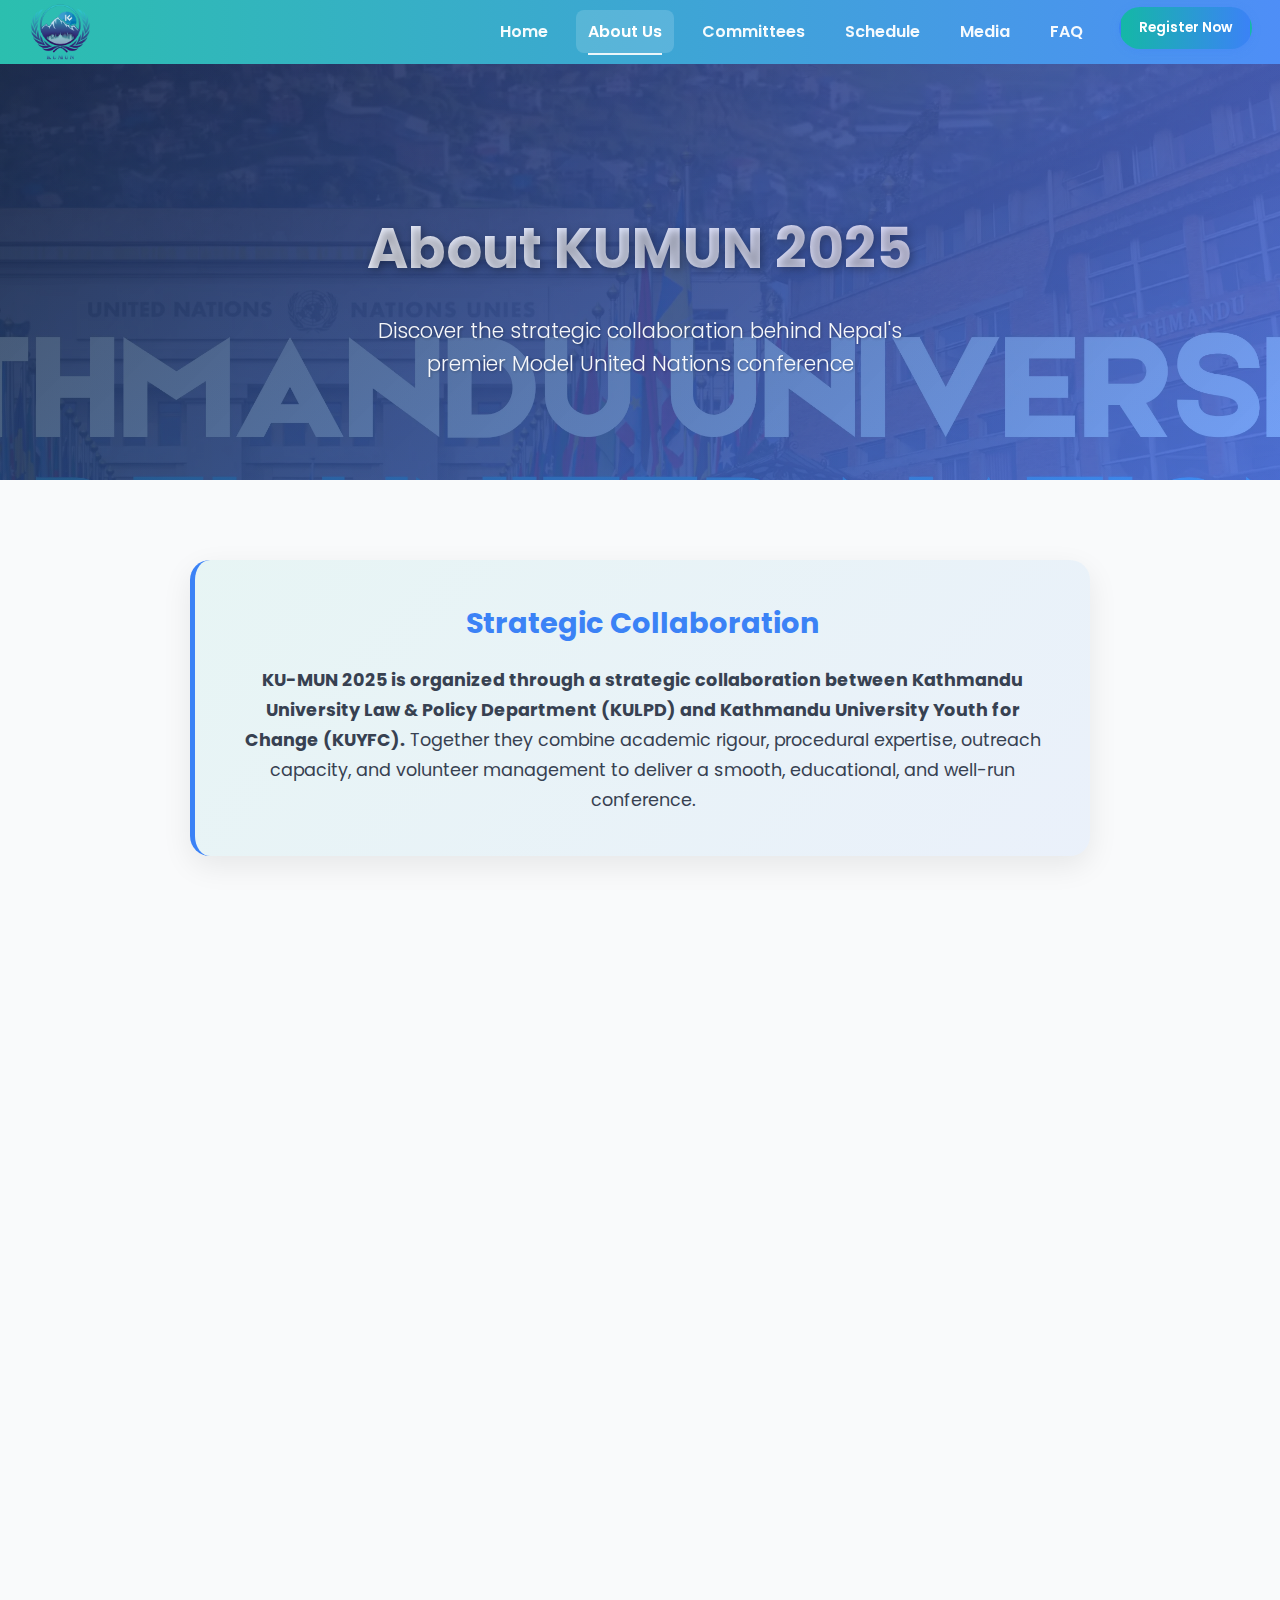
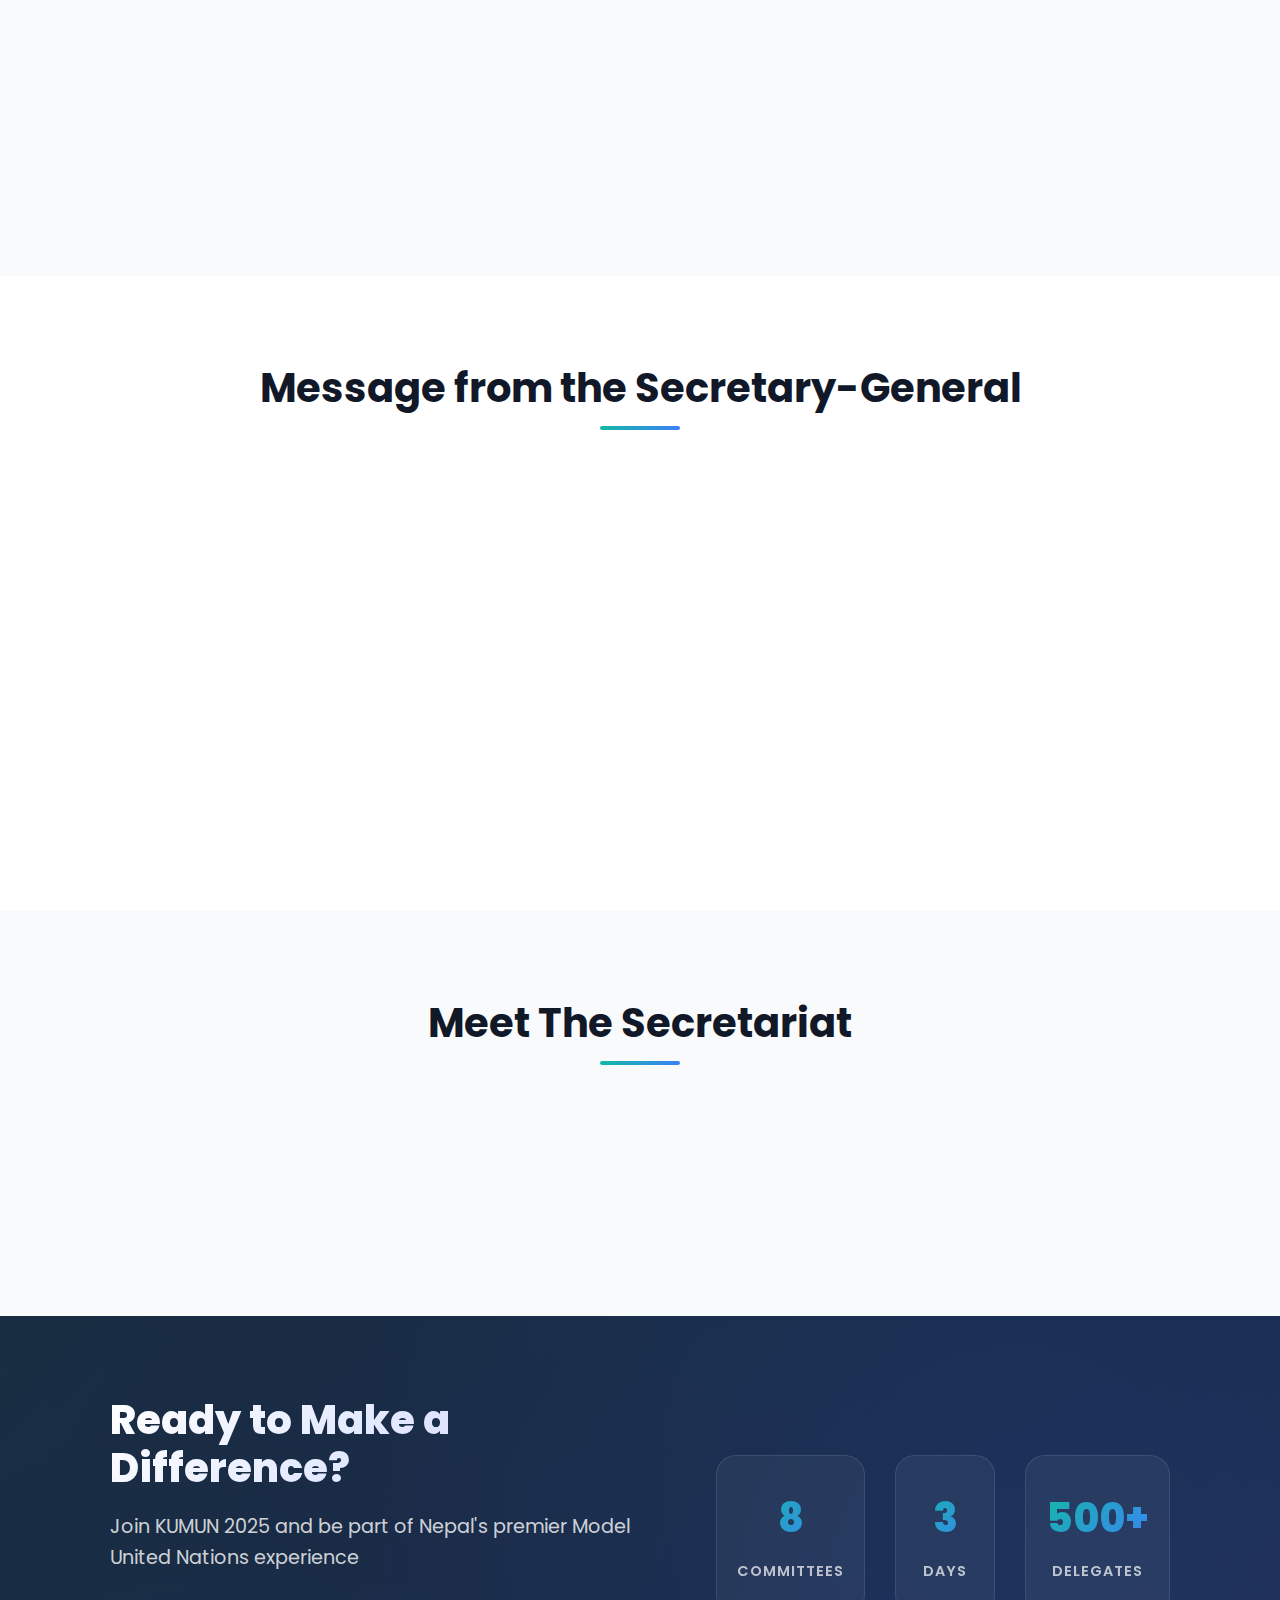
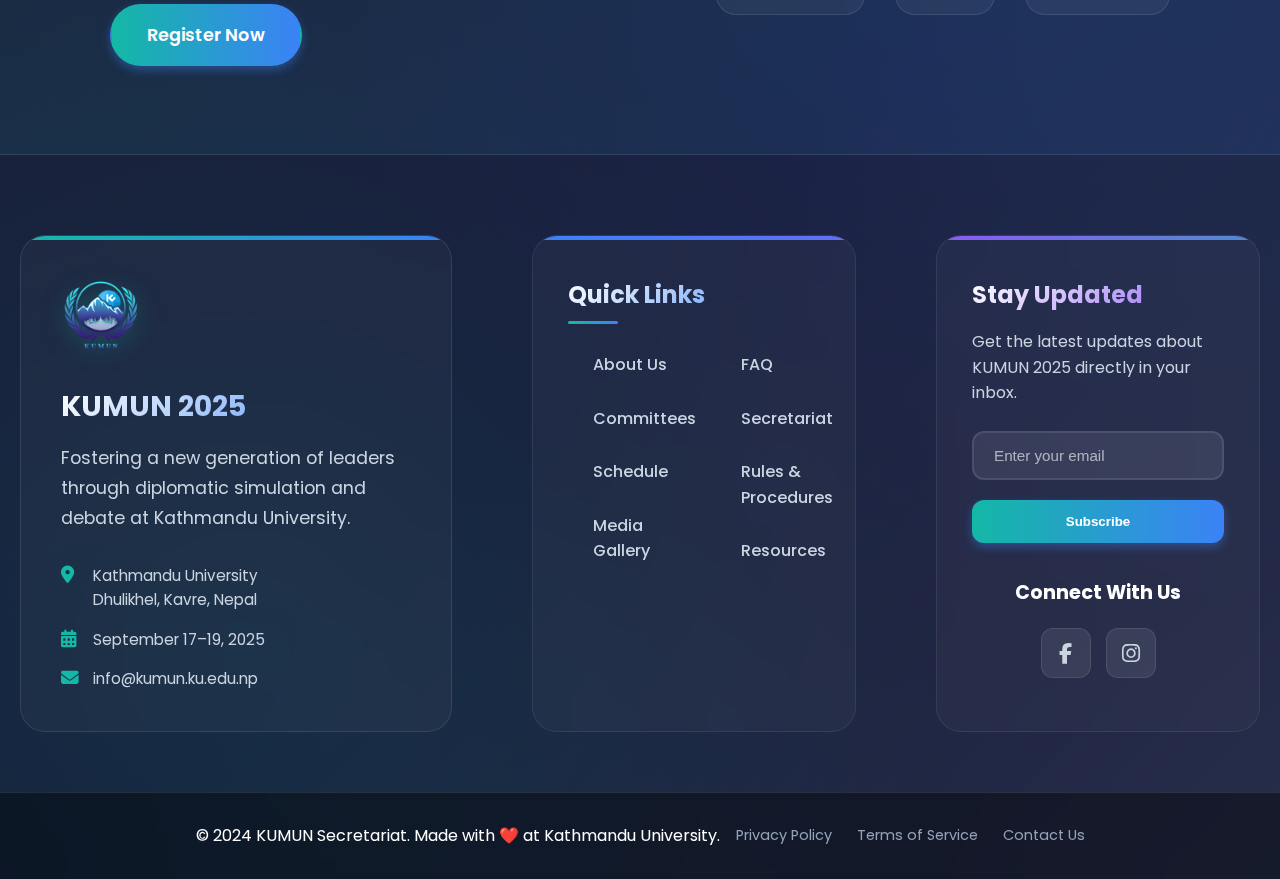
<file: about.html>
<!DOCTYPE html>
<html lang="en">
<head>
    <meta charset="UTF-8">
    <meta name="viewport" content="width=device-width, initial-scale=1.0">
    <title>About Us - KUMUN 2025</title>
    
    <!-- Google Fonts: Poppins -->
    <link rel="preconnect" href="https://fonts.googleapis.com">
    <link rel="preconnect" href="https://fonts.gstatic.com" crossorigin>
    <link href="https://fonts.googleapis.com/css2?family=Poppins:wght@300;400;600;700&display=swap" rel="stylesheet">
    
    <!-- Font Awesome for Icons -->
    <link rel="stylesheet" href="https://cdnjs.cloudflare.com/ajax/libs/font-awesome/6.2.1/css/all.min.css">
    
    <!-- Custom Stylesheet -->
    <link rel="stylesheet" href="style.css">
</head>
<body>

    <!-- Header & Navigation -->
    <header class="header">
        <nav class="navbar container">
            <a href="#home" class="nav-logo">
                <img src="assets/logo.png" alt="KUMUN Logo">
            </a>
            <ul class="nav-menu">
                <li class="nav-item"><a href="index.html" class="nav-link">Home</a></li>
                <li class="nav-item"><a href="about.html" class="nav-link active">About Us</a></li>
                <li class="nav-item"><a href="committees.html" class="nav-link">Committees</a></li>
                <li class="nav-item"><a href="schedule.html" class="nav-link">Schedule</a></li>
                <li class="nav-item"><a href="media.html" class="nav-link">Media</a></li>
                <li class="nav-item"><a href="faq.html" class="nav-link">FAQ</a></li>
                <li class="nav-item"><a href="https://kumun.ku.edu.np/wordpress/delegates-registration-form/" class="btn btn-primary" target="_blank">Register Now</a></li>
            </ul>
            <div class="hamburger">
                <span class="bar"></span>
                <span class="bar"></span>
                <span class="bar"></span>
            </div>
        </nav>
    </header>

    <main>
        <!-- Hero Section -->
        <section class="page-hero">
            <div class="container">
                <h1>About KUMUN 2025</h1>
                <p>Discover the strategic collaboration behind Nepal's premier Model United Nations conference</p>
            </div>
        </section>

        <!-- About Section -->
        <section class="content-section">
            <div class="container">
                <div class="about-intro fade-in">
                    <div class="collaboration-highlight">
                        <h3>Strategic Collaboration</h3>
                        <p><strong>KU-MUN 2025 is organized through a strategic collaboration between Kathmandu University Law & Policy Department (KULPD) and Kathmandu University Youth for Change (KUYFC).</strong> Together they combine academic rigour, procedural expertise, outreach capacity, and volunteer management to deliver a smooth, educational, and well-run conference.</p>
                    </div>
                </div>
                
                <div class="about-content fade-in">
                    <div class="about-text">
                        <h3>Why This Partnership?</h3>
                        <p>KULPD brings subject-matter expertise: drafting background guides, advising on the Rules of Procedure (ROP), and leading training workshops for Chairs and delegates. KUYFC brings mass mobilization and operational support: volunteer recruitment, on-ground logistics, outreach and social programming.</p>
                        <p>By pairing both bodies, KU-MUN ensures debates are academically strong while the event experience is organized, accessible, and well promoted.</p>
                        
                        <h4>Shared Responsibilities</h4>
                        <ul>
                            <li><strong>Academic content:</strong> KULPD drafts background guides, recommends scoring rubrics, and runs chair trainings.</li>
                            <li><strong>Volunteer & logistics:</strong> KUYFC recruits and trains volunteers, manages hospitality and social sessions.</li>
                            <li><strong>Outreach & PR:</strong> KUYFC coordinates promotion; KULPD supports academic publicity.</li>
                            <li><strong>Operational coordination:</strong> Both teams ensure registration, AV, and scheduling are synchronized.</li>
                        </ul>
                    </div>
                </div>
                
                <div class="contact-info fade-in">
                    <div class="contact-grid">
                        <div class="contact-card">
                            <h4>KULPD</h4>
                            <p>Academic liaison for background guides, Rules of Procedure, and chair training.</p>
                            <p><strong>Contact:</strong> kulpd@ku.edu.np</p>
                            <a href="https://www.facebook.com/kulpd.leaders/" target="_blank" rel="noopener">facebook.com/kulpd.leaders</a>
                        </div>
                        <div class="contact-card">
                            <h4>KUYFC</h4>
                            <p>Volunteer coordination, logistics management, and social event organization.</p>
                            <p><strong>Contact:</strong> kuyfc@ku.edu.np</p>
                            <a href="https://www.facebook.com/youthforchangeku/" target="_blank" rel="noopener">facebook.com/youthforchangeku</a>
                        </div>
                    </div>
                </div>
            </div>
        </section>

        <!-- Message from Secretary General -->
        <section class="content-section alt-bg">
            <div class="container">
                <h2 class="section-title">Message from the Secretary-General</h2>
                <div class="message-content fade-in">
                    <div class="about-text">
                        <h3>A Word From Our Leader</h3>
                        <p>"Esteemed Delegates, Advisors, and future leaders, it is with immense pride that I welcome you to KUMUN. This conference is a crucible for ideas and a training ground for the diplomats of tomorrow. I look forward to witnessing your passion, diplomacy, and innovative solutions."</p>
                        <h4>Prashant Bilash Poudel</h4>
                        <p><em>Secretary-General, KUMUN</em></p>
                    </div>
                </div>
            </div>
        </section>

        <!-- Team Section -->
        <section class="content-section">
            <div class="container">
                <h2 class="section-title">Meet The Secretariat</h2>
                <div class="team-grid fade-in">
                    <div class="team-member">
                        <h4>Prashant B. Poudel</h4>
                        <p>Secretary-General</p>
                    </div>
                    <div class="team-member">
                        <h4>Rupesh Shrestha</h4>
                        <p>Director-General</p>
                    </div>
                    <div class="team-member">
                        <h4>Yashस्वी Thapa</h4>
                        <p>USG Delegate Affairs</p>
                    </div>
                    <div class="team-member">
                        <h4>Susaan Shrestha</h4>
                        <p>USG Finance</p>
                    </div>
                </div>
            </div>
        </section>
    </main>

    <!-- Enhanced Footer -->
    <footer class="footer">
        <div class="footer-top">
            <div class="container">
                <div class="footer-cta">
                    <div class="footer-cta-content">
                        <h3>Ready to Make a Difference?</h3>
                        <p>Join KUMUN 2025 and be part of Nepal's premier Model United Nations experience</p>
                        <a href="https://kumun.ku.edu.np/wordpress/delegates-registration-form/" class="btn btn-primary btn-lg" target="_blank">Register Now</a>
                    </div>
                    <div class="footer-cta-stats">
                        <div class="stat-item">
                            <div class="stat-number">8</div>
                            <div class="stat-label">Committees</div>
                        </div>
                        <div class="stat-item">
                            <div class="stat-number">3</div>
                            <div class="stat-label">Days</div>
                        </div>
                        <div class="stat-item">
                            <div class="stat-number">500+</div>
                            <div class="stat-label">Delegates</div>
                        </div>
                    </div>
                </div>
            </div>
        </div>
        
        <div class="footer-main">
            <div class="container footer-content">
                <div class="footer-about">
                    <img src="assets/logo.png" class="footer-logo" alt="KUMUN Logo">
                    <h4>KUMUN 2025</h4>
                    <p>Fostering a new generation of leaders through diplomatic simulation and debate at Kathmandu University.</p>
                    <div class="footer-contact">
                        <div class="contact-item">
                            <i class="fas fa-map-marker-alt"></i>
                            <span>Kathmandu University<br>Dhulikhel, Kavre, Nepal</span>
                        </div>
                        <div class="contact-item">
                            <i class="fas fa-calendar-alt"></i>
                            <span>September 17–19, 2025</span>
                        </div>
                        <div class="contact-item">
                            <i class="fas fa-envelope"></i>
                            <span>info@kumun.ku.edu.np</span>
                        </div>
                    </div>
                </div>
                
                <div class="footer-links">
                    <h4>Quick Links</h4>
                    <div class="links-grid">
                        <div class="links-column">
                            <ul>
                                <li><a href="about.html">About Us</a></li>
                                <li><a href="committees.html">Committees</a></li>
                                <li><a href="schedule.html">Schedule</a></li>
                                <li><a href="media.html">Media Gallery</a></li>
                            </ul>
                        </div>
                        <div class="links-column">
                            <ul>
                                <li><a href="faq.html">FAQ</a></li>
                                <li><a href="#team">Secretariat</a></li>
                                <li><a href="#rules">Rules & Procedures</a></li>
                                <li><a href="#resources">Resources</a></li>
                            </ul>
                        </div>
                    </div>
                </div>
                
                <div class="footer-newsletter">
                    <h4>Stay Updated</h4>
                    <p>Get the latest updates about KUMUN 2025 directly in your inbox.</p>
                    <form class="newsletter-form">
                        <div class="input-group">
                            <input type="email" placeholder="Enter your email" required>
                            <button type="submit" class="btn btn-primary">Subscribe</button>
                        </div>
                    </form>
                    <div class="footer-social">
                        <h5>Connect With Us</h5>
                        <div class="social-icons">
                            <a href="https://www.facebook.com/KathmanduUniversityMUN" aria-label="Facebook" class="social-icon facebook" target="_blank">
                                <i class="fab fa-facebook-f"></i>
                            </a>
                            <a href="https://www.instagram.com/kumun_25/" aria-label="Instagram" class="social-icon instagram" target="_blank">
                                <i class="fab fa-instagram"></i>
                            </a>
                        </div>
                    </div>
                </div>
            </div>
        </div>
        
        <div class="footer-bottom">
            <div class="container">
                <div class="footer-bottom-content">
                    <div class="footer-copyright">
                        <p>&copy; 2024 KUMUN Secretariat. Made with <span class="heart">❤️</span> at Kathmandu University.</p>
                    </div>
                    <div class="footer-legal">
                        <a href="#privacy">Privacy Policy</a>
                        <a href="#terms">Terms of Service</a>
                        <a href="#contact">Contact Us</a>
                    </div>
                </div>
            </div>
        </div>
    </footer>

    <script src="script.js"></script>
</body>
</html>
</file>
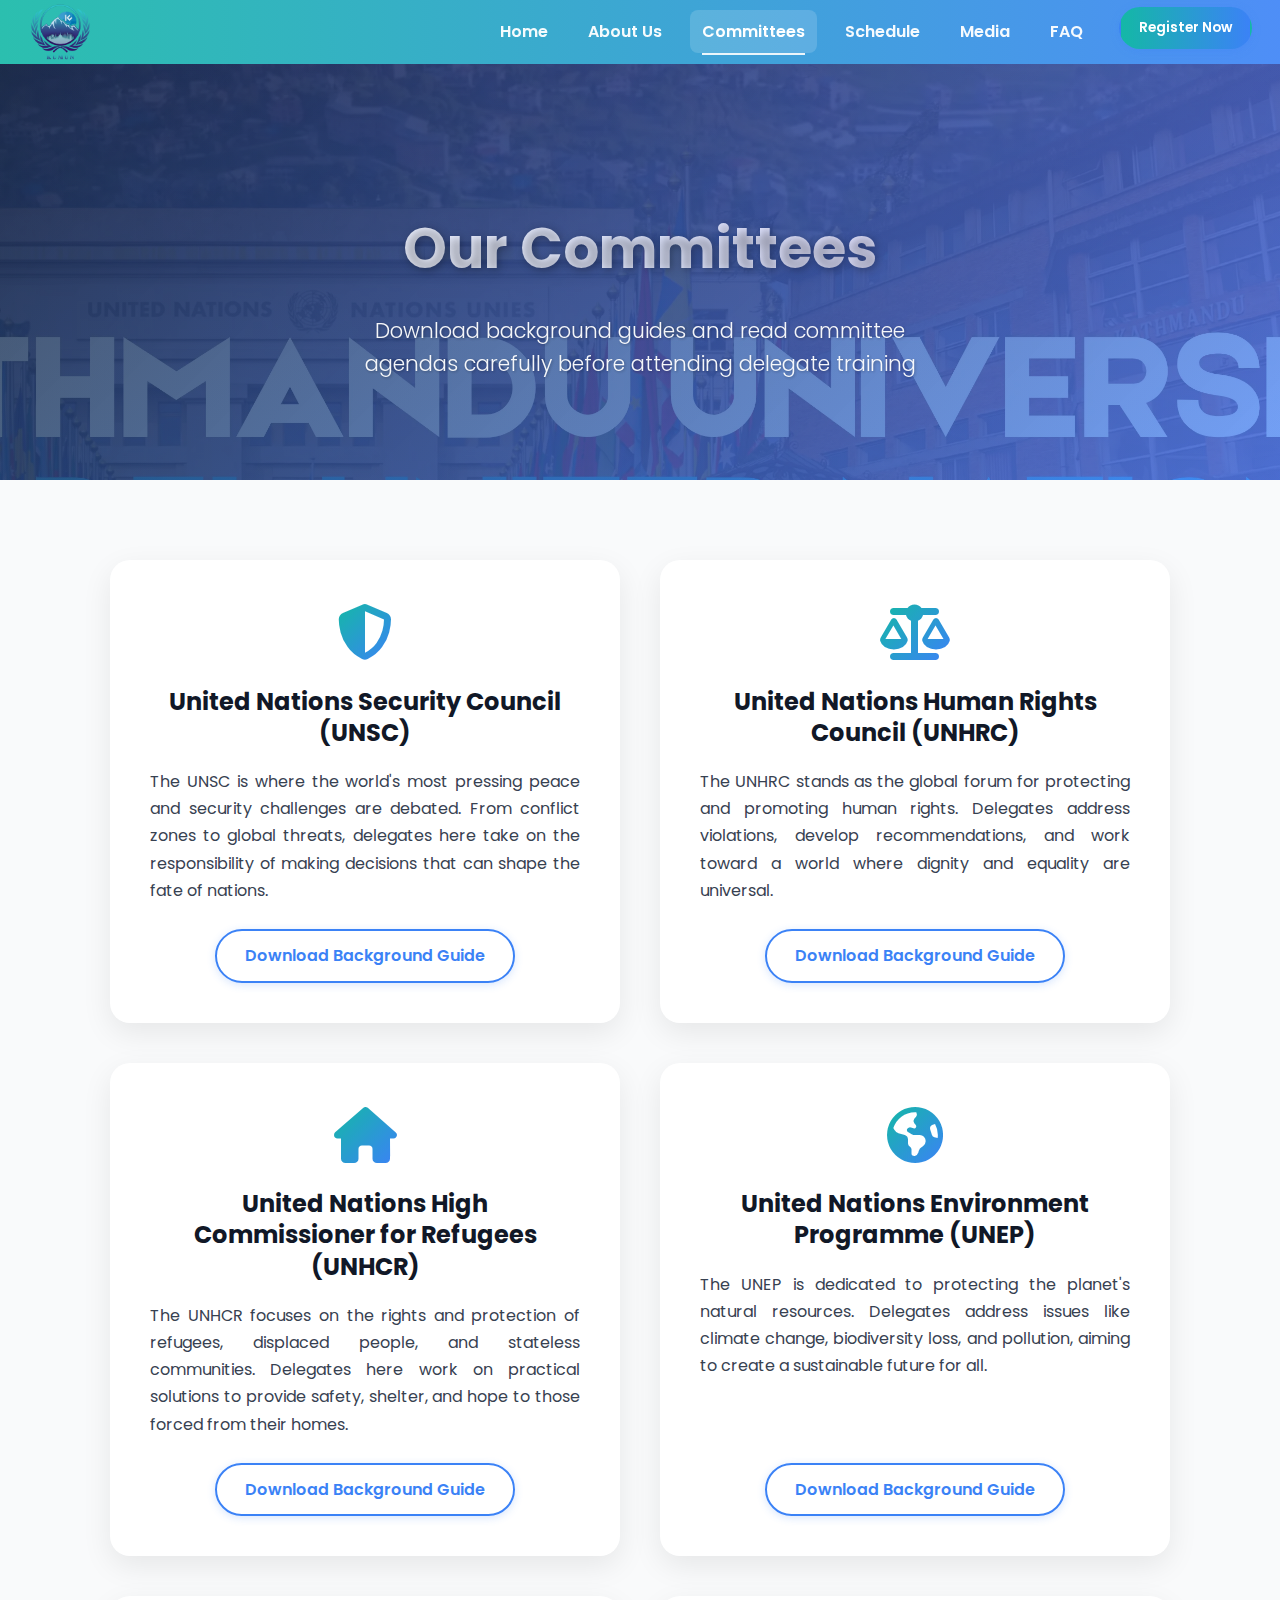
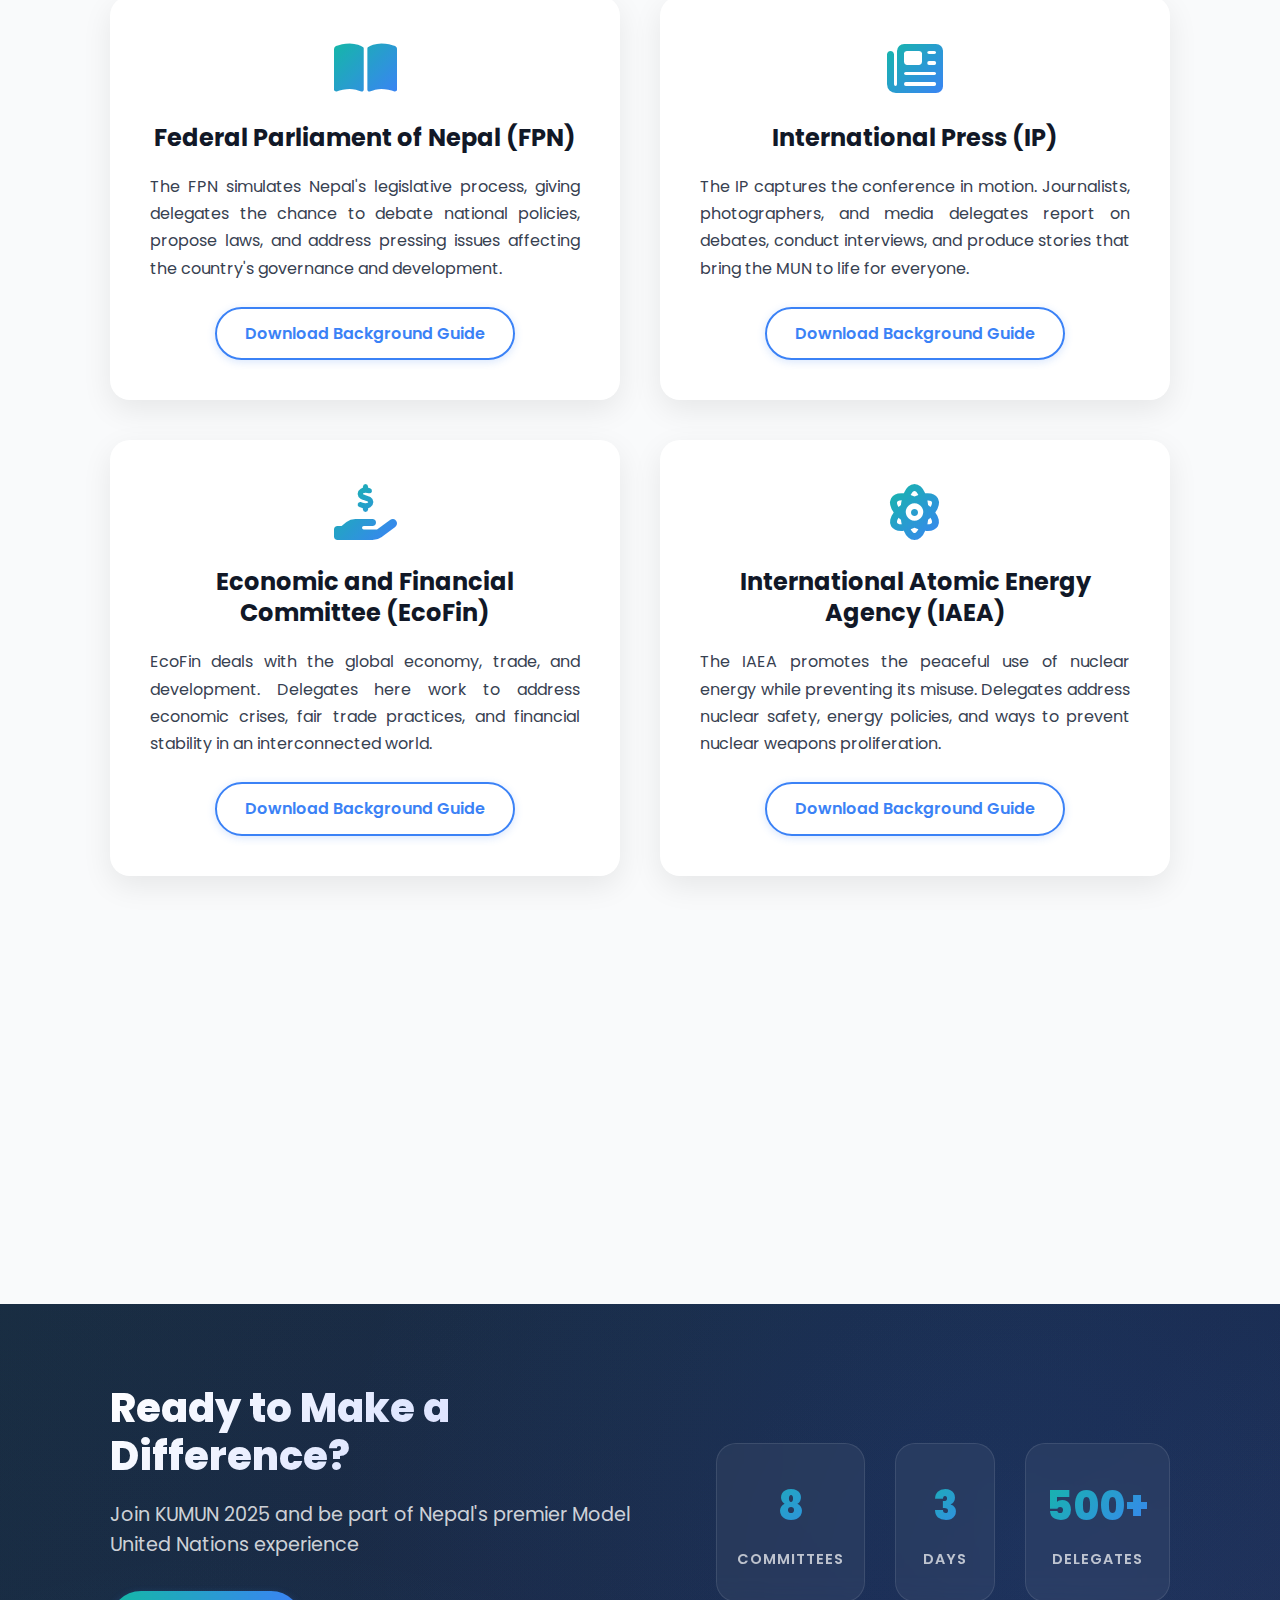
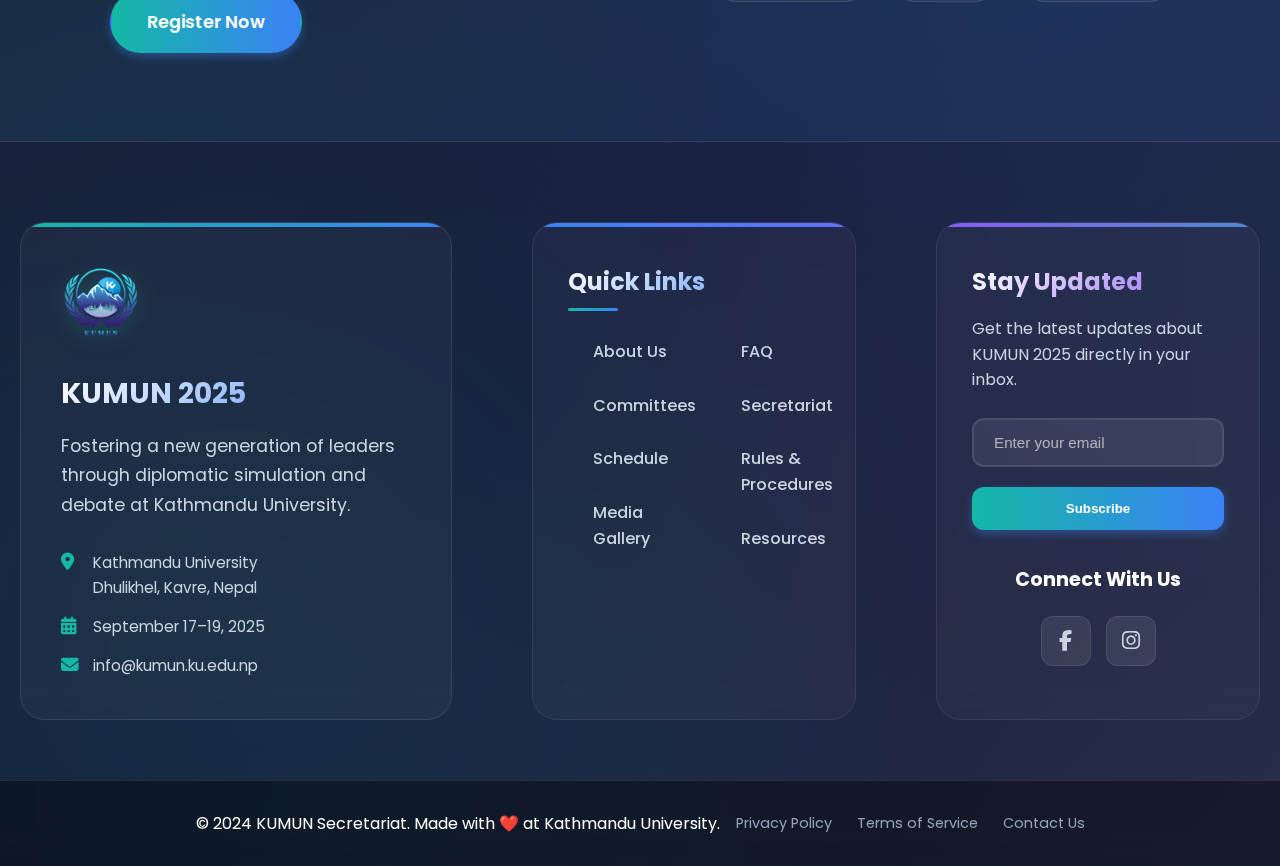
<file: committees.html>
<!DOCTYPE html>
<html lang="en">
<head>
    <meta charset="UTF-8">
    <meta name="viewport" content="width=device-width, initial-scale=1.0">
    <title>Committees - KUMUN 2025</title>
    
    <!-- Google Fonts: Poppins -->
    <link rel="preconnect" href="https://fonts.googleapis.com">
    <link rel="preconnect" href="https://fonts.gstatic.com" crossorigin>
    <link href="https://fonts.googleapis.com/css2?family=Poppins:wght@300;400;600;700&display=swap" rel="stylesheet">
    
    <!-- Font Awesome for Icons -->
    <link rel="stylesheet" href="https://cdnjs.cloudflare.com/ajax/libs/font-awesome/6.2.1/css/all.min.css">
    
    <!-- Custom Stylesheet -->
    <link rel="stylesheet" href="style.css">
</head>
<body>

    <!-- Header & Navigation -->
    <header class="header">
        <nav class="navbar container">
            <a href="#home" class="nav-logo">
                <img src="assets/logo.png" alt="KUMUN Logo">
            </a>
            <ul class="nav-menu">
                <li class="nav-item"><a href="index.html" class="nav-link">Home</a></li>
                <li class="nav-item"><a href="about.html" class="nav-link">About Us</a></li>
                <li class="nav-item"><a href="committees.html" class="nav-link active">Committees</a></li>
                <li class="nav-item"><a href="schedule.html" class="nav-link">Schedule</a></li>
                <li class="nav-item"><a href="media.html" class="nav-link">Media</a></li>
                <li class="nav-item"><a href="faq.html" class="nav-link">FAQ</a></li>
                <li class="nav-item"><a href="https://kumun.ku.edu.np/wordpress/delegates-registration-form/" class="btn btn-primary" target="_blank">Register Now</a></li>
            </ul>
            <div class="hamburger">
                <span class="bar"></span>
                <span class="bar"></span>
                <span class="bar"></span>
            </div>
        </nav>
    </header>

    <main>
        <!-- Hero Section -->
        <section class="page-hero">
            <div class="container">
                <h1>Our Committees</h1>
                <p>Download background guides and read committee agendas carefully before attending delegate training</p>
            </div>
        </section>

        <!-- Committees Section -->
        <section class="content-section">
            <div class="container">
                <div class="committee-detailed-grid fade-in">
                    <div class="committee-detailed-card">
                        <div class="committee-icon">
                            <i class="fas fa-shield-halved"></i>
                        </div>
                        <h3>United Nations Security Council (UNSC)</h3>
                        <p>The UNSC is where the world's most pressing peace and security challenges are debated. From conflict zones to global threats, delegates here take on the responsibility of making decisions that can shape the fate of nations.</p>
                        <a href="#" class="btn btn-outline-primary">Download Background Guide</a>
                    </div>

                    <div class="committee-detailed-card">
                        <div class="committee-icon">
                            <i class="fas fa-balance-scale"></i>
                        </div>
                        <h3>United Nations Human Rights Council (UNHRC)</h3>
                        <p>The UNHRC stands as the global forum for protecting and promoting human rights. Delegates address violations, develop recommendations, and work toward a world where dignity and equality are universal.</p>
                        <a href="#" class="btn btn-outline-primary">Download Background Guide</a>
                    </div>

                    <div class="committee-detailed-card">
                        <div class="committee-icon">
                            <i class="fas fa-home"></i>
                        </div>
                        <h3>United Nations High Commissioner for Refugees (UNHCR)</h3>
                        <p>The UNHCR focuses on the rights and protection of refugees, displaced people, and stateless communities. Delegates here work on practical solutions to provide safety, shelter, and hope to those forced from their homes.</p>
                        <a href="#" class="btn btn-outline-primary">Download Background Guide</a>
                    </div>

                    <div class="committee-detailed-card">
                        <div class="committee-icon">
                            <i class="fas fa-earth-americas"></i>
                        </div>
                        <h3>United Nations Environment Programme (UNEP)</h3>
                        <p>The UNEP is dedicated to protecting the planet's natural resources. Delegates address issues like climate change, biodiversity loss, and pollution, aiming to create a sustainable future for all.</p>
                        <a href="#" class="btn btn-outline-primary">Download Background Guide</a>
                    </div>

                    <div class="committee-detailed-card">
                        <div class="committee-icon">
                            <i class="fas fa-book-open"></i>
                        </div>
                        <h3>Federal Parliament of Nepal (FPN)</h3>
                        <p>The FPN simulates Nepal's legislative process, giving delegates the chance to debate national policies, propose laws, and address pressing issues affecting the country's governance and development.</p>
                        <a href="#" class="btn btn-outline-primary">Download Background Guide</a>
                    </div>

                    <div class="committee-detailed-card">
                        <div class="committee-icon">
                            <i class="fas fa-newspaper"></i>
                        </div>
                        <h3>International Press (IP)</h3>
                        <p>The IP captures the conference in motion. Journalists, photographers, and media delegates report on debates, conduct interviews, and produce stories that bring the MUN to life for everyone.</p>
                        <a href="#" class="btn btn-outline-primary">Download Background Guide</a>
                    </div>

                    <div class="committee-detailed-card">
                        <div class="committee-icon">
                            <i class="fas fa-hand-holding-dollar"></i>
                        </div>
                        <h3>Economic and Financial Committee (EcoFin)</h3>
                        <p>EcoFin deals with the global economy, trade, and development. Delegates here work to address economic crises, fair trade practices, and financial stability in an interconnected world.</p>
                        <a href="#" class="btn btn-outline-primary">Download Background Guide</a>
                    </div>

                    <div class="committee-detailed-card">
                        <div class="committee-icon">
                            <i class="fas fa-atom"></i>
                        </div>
                        <h3>International Atomic Energy Agency (IAEA)</h3>
                        <p>The IAEA promotes the peaceful use of nuclear energy while preventing its misuse. Delegates address nuclear safety, energy policies, and ways to prevent nuclear weapons proliferation.</p>
                        <a href="#" class="btn btn-outline-primary">Download Background Guide</a>
                    </div>
                </div>

                <div class="rules-section fade-in">
                    <div class="rules-card">
                        <h4>Rules of Procedure</h4>
                        <p>Download the Rules of Procedure PDF for debate format and scoring methods.</p>
                        <a href="#" class="btn btn-primary">Download ROP</a>
                    </div>
                </div>
            </div>
        </section>
    </main>

    <!-- Enhanced Footer -->
    <footer class="footer">
        <div class="footer-top">
            <div class="container">
                <div class="footer-cta">
                    <div class="footer-cta-content">
                        <h3>Ready to Make a Difference?</h3>
                        <p>Join KUMUN 2025 and be part of Nepal's premier Model United Nations experience</p>
                        <a href="https://kumun.ku.edu.np/wordpress/delegates-registration-form/" class="btn btn-primary btn-lg" target="_blank">Register Now</a>
                    </div>
                    <div class="footer-cta-stats">
                        <div class="stat-item">
                            <div class="stat-number">8</div>
                            <div class="stat-label">Committees</div>
                        </div>
                        <div class="stat-item">
                            <div class="stat-number">3</div>
                            <div class="stat-label">Days</div>
                        </div>
                        <div class="stat-item">
                            <div class="stat-number">500+</div>
                            <div class="stat-label">Delegates</div>
                        </div>
                    </div>
                </div>
            </div>
        </div>
        
        <div class="footer-main">
            <div class="container footer-content">
                <div class="footer-about">
                    <img src="assets/logo.png" class="footer-logo" alt="KUMUN Logo">
                    <h4>KUMUN 2025</h4>
                    <p>Fostering a new generation of leaders through diplomatic simulation and debate at Kathmandu University.</p>
                    <div class="footer-contact">
                        <div class="contact-item">
                            <i class="fas fa-map-marker-alt"></i>
                            <span>Kathmandu University<br>Dhulikhel, Kavre, Nepal</span>
                        </div>
                        <div class="contact-item">
                            <i class="fas fa-calendar-alt"></i>
                            <span>September 17–19, 2025</span>
                        </div>
                        <div class="contact-item">
                            <i class="fas fa-envelope"></i>
                            <span>info@kumun.ku.edu.np</span>
                        </div>
                    </div>
                </div>
                
                <div class="footer-links">
                    <h4>Quick Links</h4>
                    <div class="links-grid">
                        <div class="links-column">
                            <ul>
                                <li><a href="about.html">About Us</a></li>
                                <li><a href="committees.html">Committees</a></li>
                                <li><a href="schedule.html">Schedule</a></li>
                                <li><a href="media.html">Media Gallery</a></li>
                            </ul>
                        </div>
                        <div class="links-column">
                            <ul>
                                <li><a href="faq.html">FAQ</a></li>
                                <li><a href="#team">Secretariat</a></li>
                                <li><a href="#rules">Rules & Procedures</a></li>
                                <li><a href="#resources">Resources</a></li>
                            </ul>
                        </div>
                    </div>
                </div>
                
                <div class="footer-newsletter">
                    <h4>Stay Updated</h4>
                    <p>Get the latest updates about KUMUN 2025 directly in your inbox.</p>
                    <form class="newsletter-form">
                        <div class="input-group">
                            <input type="email" placeholder="Enter your email" required>
                            <button type="submit" class="btn btn-primary">Subscribe</button>
                        </div>
                    </form>
                    <div class="footer-social">
                        <h5>Connect With Us</h5>
                        <div class="social-icons">
                            <a href="https://www.facebook.com/KathmanduUniversityMUN" aria-label="Facebook" class="social-icon facebook" target="_blank">
                                <i class="fab fa-facebook-f"></i>
                            </a>
                            <a href="https://www.instagram.com/kumun_25/" aria-label="Instagram" class="social-icon instagram" target="_blank">
                                <i class="fab fa-instagram"></i>
                            </a>
                        </div>
                    </div>
                </div>
            </div>
        </div>
        
        <div class="footer-bottom">
            <div class="container">
                <div class="footer-bottom-content">
                    <div class="footer-copyright">
                        <p>&copy; 2024 KUMUN Secretariat. Made with <span class="heart">❤️</span> at Kathmandu University.</p>
                    </div>
                    <div class="footer-legal">
                        <a href="#privacy">Privacy Policy</a>
                        <a href="#terms">Terms of Service</a>
                        <a href="#contact">Contact Us</a>
                    </div>
                </div>
            </div>
        </div>
    </footer>

    <script src="script.js"></script>
</body>
</html>
</file>
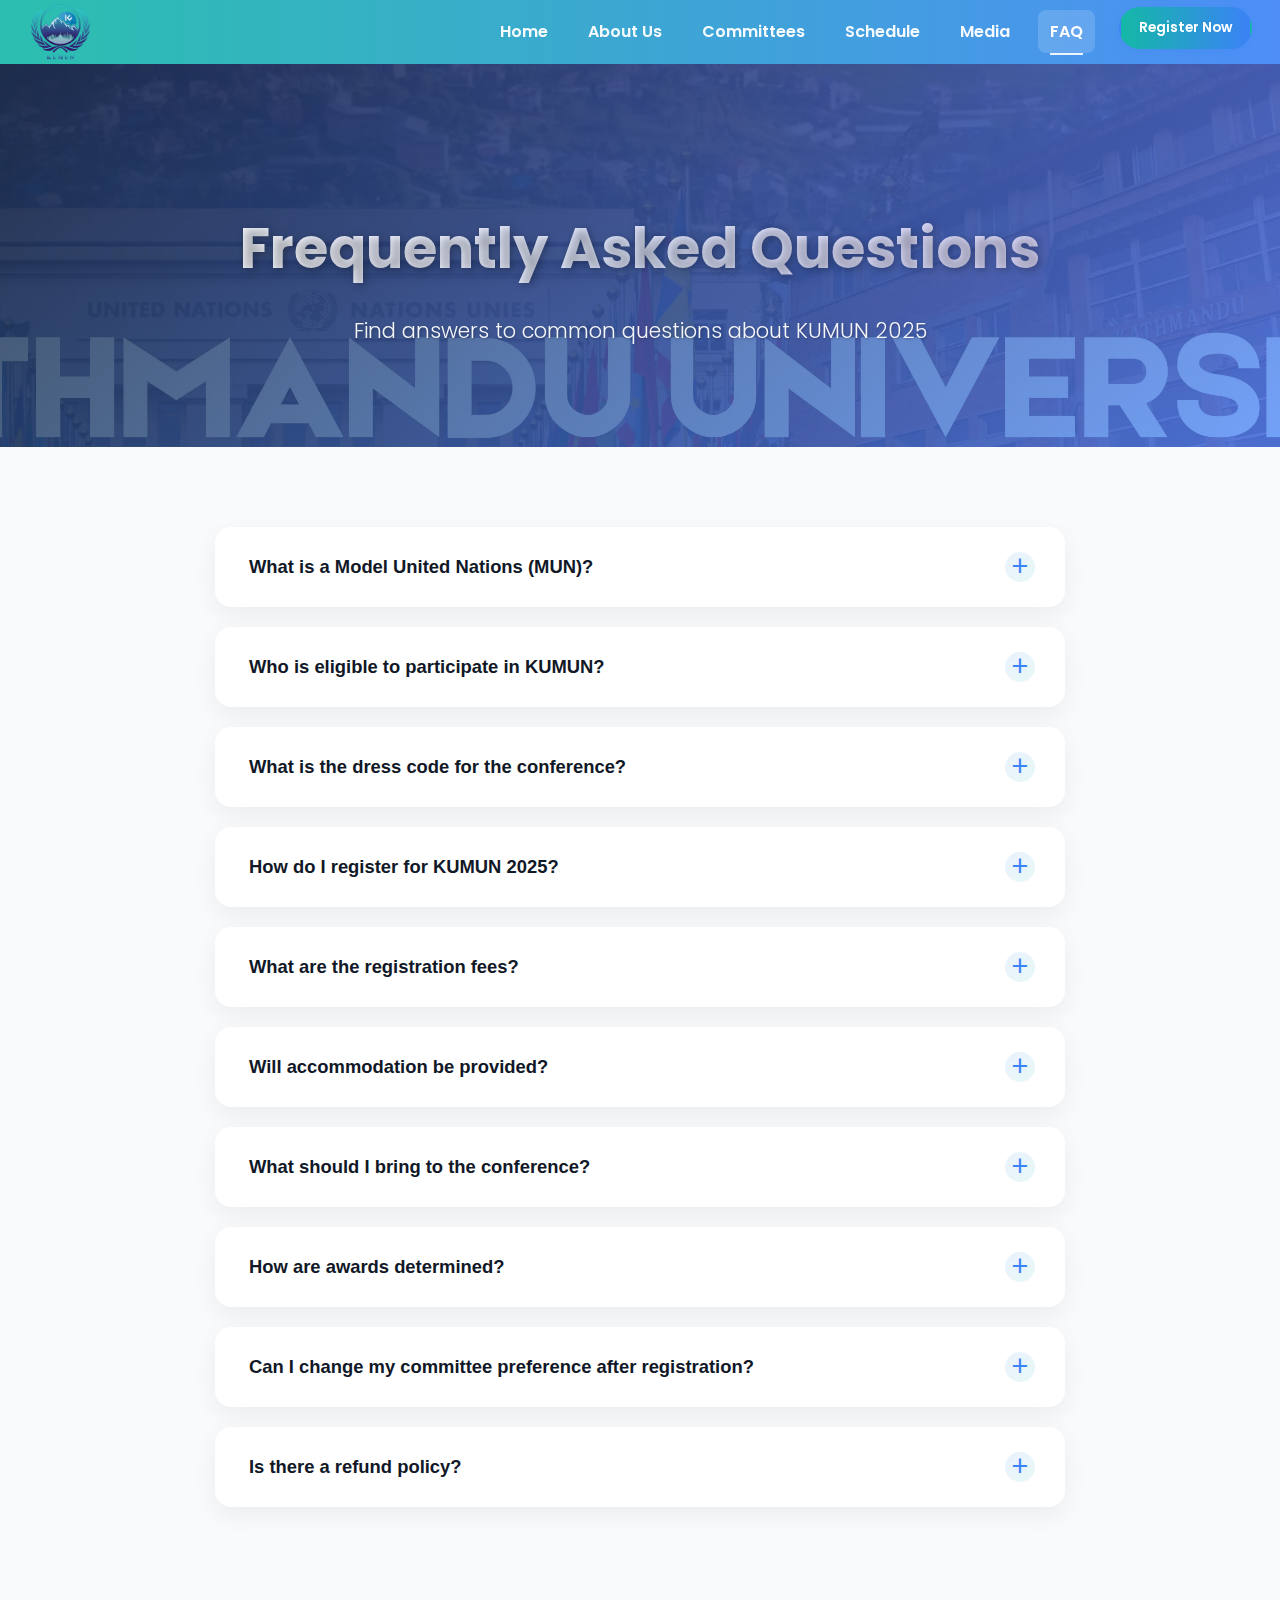
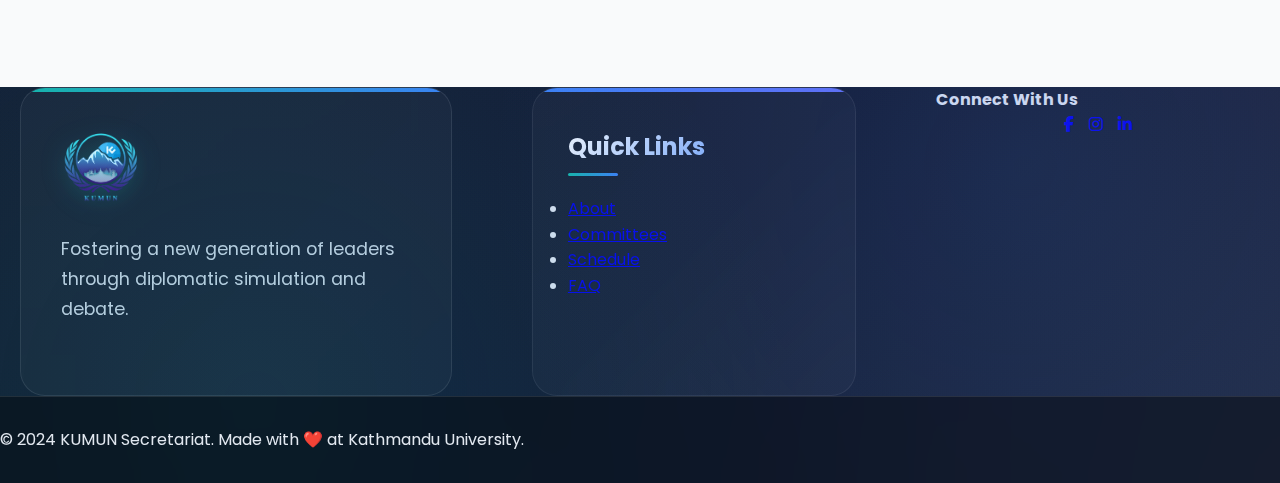
<file: faq.html>
<!DOCTYPE html>
<html lang="en">
<head>
    <meta charset="UTF-8">
    <meta name="viewport" content="width=device-width, initial-scale=1.0">
    <title>FAQ - KUMUN 2025</title>
    
    <!-- Google Fonts: Poppins -->
    <link rel="preconnect" href="https://fonts.googleapis.com">
    <link rel="preconnect" href="https://fonts.gstatic.com" crossorigin>
    <link href="https://fonts.googleapis.com/css2?family=Poppins:wght@300;400;600;700&display=swap" rel="stylesheet">
    
    <!-- Font Awesome for Icons -->
    <link rel="stylesheet" href="https://cdnjs.cloudflare.com/ajax/libs/font-awesome/6.2.1/css/all.min.css">
    
    <!-- Custom Stylesheet -->
    <link rel="stylesheet" href="style.css">
</head>
<body>

    <!-- Header & Navigation -->
    <header class="header">
        <nav class="navbar container">
            <a href="index.html" class="nav-logo">
                <img src="assets/logo.png" alt="KUMUN Logo">
            </a>
            <ul class="nav-menu">
                <li class="nav-item"><a href="index.html" class="nav-link">Home</a></li>
                <li class="nav-item"><a href="about.html" class="nav-link">About Us</a></li>
                <li class="nav-item"><a href="committees.html" class="nav-link">Committees</a></li>
                <li class="nav-item"><a href="schedule.html" class="nav-link">Schedule</a></li>
                <li class="nav-item"><a href="media.html" class="nav-link">Media</a></li>
                <li class="nav-item"><a href="faq.html" class="nav-link active">FAQ</a></li>
                <li class="nav-item"><a href="register.html" class="btn btn-primary">Register Now</a></li>
            </ul>
            <div class="hamburger">
                <span class="bar"></span>
                <span class="bar"></span>
                <span class="bar"></span>
            </div>
        </nav>
    </header>

    <main>
        <!-- Hero Section -->
        <section class="page-hero">
            <div class="container">
                <h1>Frequently Asked Questions</h1>
                <p>Find answers to common questions about KUMUN 2025</p>
            </div>
        </section>

        <!-- FAQ Section -->
        <section class="content-section">
            <div class="container">
                <div class="faq-accordion fade-in">
                    <div class="faq-item">
                        <button class="faq-question">What is a Model United Nations (MUN)?</button>
                        <div class="faq-answer">
                            <p>Model United Nations is an academic simulation where students learn about diplomacy, international relations, and the United Nations. Participants role-play as delegates from different countries and work to find solutions to real world problems.</p>
                        </div>
                    </div>
                    
                    <div class="faq-item">
                        <button class="faq-question">Who is eligible to participate in KUMUN?</button>
                        <div class="faq-answer">
                            <p>KUMUN is open to all university and high school students. We welcome beginners and experienced delegates alike. No prior MUN experience is required.</p>
                        </div>
                    </div>
                    
                    <div class="faq-item">
                        <button class="faq-question">What is the dress code for the conference?</button>
                        <div class="faq-answer">
                            <p>The dress code for KUMUN is Western Business Attire. This includes suits, blazers, and formal footwear. Delegates are expected to dress professionally throughout the conference.</p>
                        </div>
                    </div>
                    
                    <div class="faq-item">
                        <button class="faq-question">How do I register for KUMUN 2025?</button>
                        <div class="faq-answer">
                            <p>You can register through our online registration form. Click on the "Register Now" button and fill out all required information. Registration includes committee preference and payment details.</p>
                        </div>
                    </div>
                    
                    <div class="faq-item">
                        <button class="faq-question">What are the registration fees?</button>
                        <div class="faq-answer">
                            <p>Registration fees vary by participant type. Please check the registration page for current pricing. Early bird discounts may be available for early registrations.</p>
                        </div>
                    </div>
                    
                    <div class="faq-item">
                        <button class="faq-question">Will accommodation be provided?</button>
                        <div class="faq-answer">
                            <p>Information about accommodation options will be provided to registered delegates. The organizing committee can assist with recommendations for nearby hotels and lodging facilities.</p>
                        </div>
                    </div>
                    
                    <div class="faq-item">
                        <button class="faq-question">What should I bring to the conference?</button>
                        <div class="faq-answer">
                            <p>Bring your background guide research, formal attire, notebook, pen, water bottle, and any required identification. Laptops or tablets may be useful for research but check committee-specific rules.</p>
                        </div>
                    </div>
                    
                    <div class="faq-item">
                        <button class="faq-question">How are awards determined?</button>
                        <div class="faq-answer">
                            <p>Awards are given based on performance during committee sessions, including diplomatic skills, knowledge of topics, adherence to rules of procedure, and overall contribution to debate quality.</p>
                        </div>
                    </div>
                    
                    <div class="faq-item">
                        <button class="faq-question">Can I change my committee preference after registration?</button>
                        <div class="faq-answer">
                            <p>Committee changes may be possible depending on availability. Contact the organizing committee as soon as possible if you need to request a change. Changes are not guaranteed.</p>
                        </div>
                    </div>
                    
                    <div class="faq-item">
                        <button class="faq-question">Is there a refund policy?</button>
                        <div class="faq-answer">
                            <p>Refund policies vary depending on when the cancellation is made. Please refer to the terms and conditions provided during registration for detailed refund information.</p>
                        </div>
                    </div>
                </div>
            </div>
        </section>
    </main>

    <!-- Footer -->
    <footer class="footer">
        <div class="container footer-content">
            <div class="footer-about">
                <img src="assets/logo.png" class="footer-logo" alt="KUMUN Logo">
                <p>Fostering a new generation of leaders through diplomatic simulation and debate.</p>
            </div>
            <div class="footer-links">
                <h4>Quick Links</h4>
                <ul>
                    <li><a href="about.html">About</a></li>
                    <li><a href="committees.html">Committees</a></li>
                    <li><a href="schedule.html">Schedule</a></li>
                    <li><a href="faq.html">FAQ</a></li>
                </ul>
            </div>
            <div class="footer-social">
                <h4>Connect With Us</h4>
                <div class="social-icons">
                    <a href="#" aria-label="Facebook"><i class="fab fa-facebook-f"></i></a>
                    <a href="#" aria-label="Instagram"><i class="fab fa-instagram"></i></a>
                    <a href="#" aria-label="LinkedIn"><i class="fab fa-linkedin-in"></i></a>
                </div>
            </div>
        </div>
        <div class="footer-bottom">
            <p>&copy; 2024 KUMUN Secretariat. Made with ❤️ at Kathmandu University.</p>
        </div>
    </footer>

    <script src="script.js"></script>
</body>
</html>
</file>
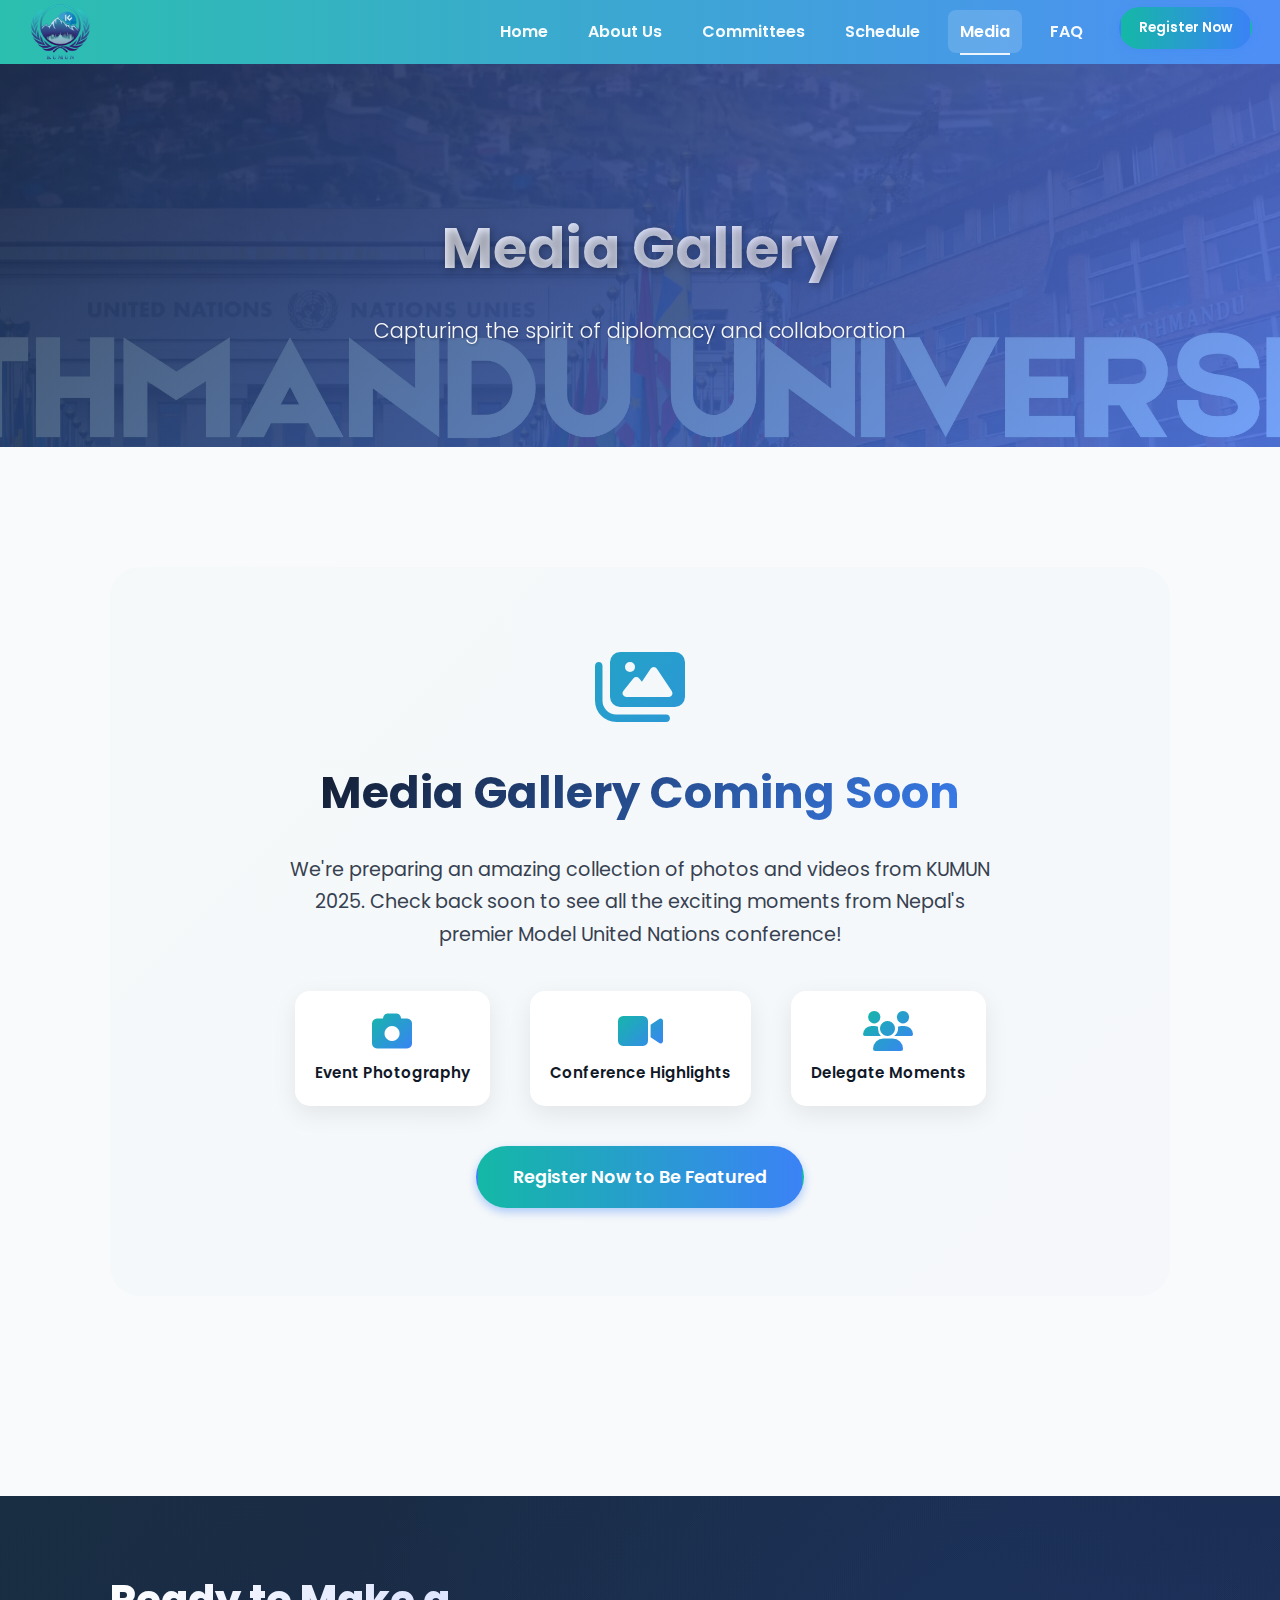
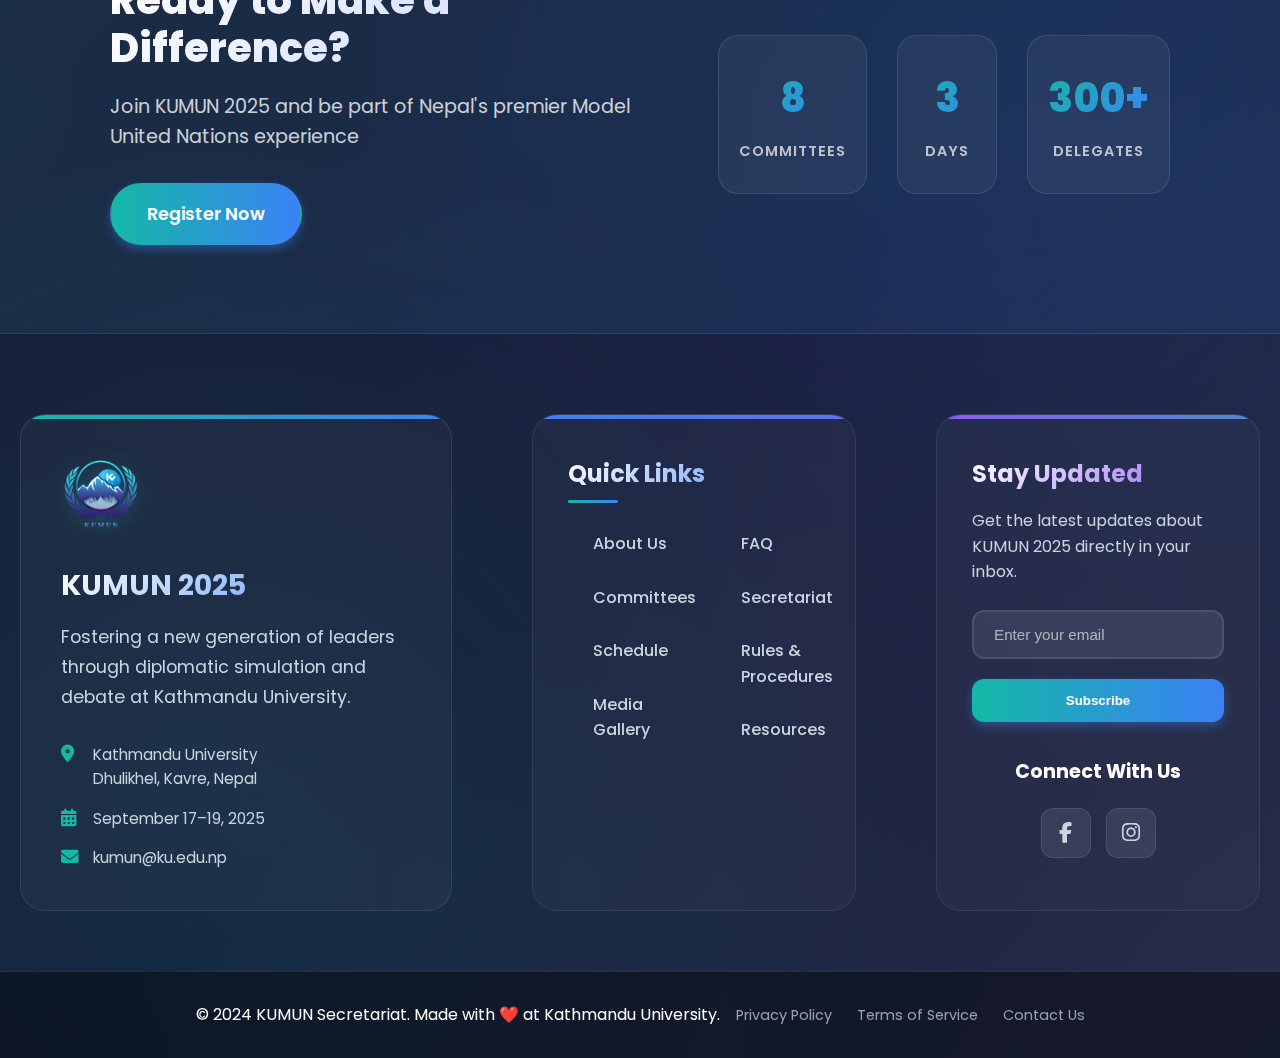
<file: media.html>
<!DOCTYPE html>
<html lang="en">
<head>
    <meta charset="UTF-8">
    <meta name="viewport" content="width=device-width, initial-scale=1.0">
    <title>Media Gallery - KUMUN 2025</title>
    
    <!-- Google Fonts: Poppins -->
    <link rel="preconnect" href="https://fonts.googleapis.com">
    <link rel="preconnect" href="https://fonts.gstatic.com" crossorigin>
    <link href="https://fonts.googleapis.com/css2?family=Poppins:wght@300;400;600;700&display=swap" rel="stylesheet">
    
    <!-- Font Awesome for Icons -->
    <link rel="stylesheet" href="https://cdnjs.cloudflare.com/ajax/libs/font-awesome/6.2.1/css/all.min.css">
    
    <!-- Custom Stylesheet -->
    <link rel="stylesheet" href="style.css">
</head>
<body>

    <!-- Header & Navigation -->
    <header class="header">
        <nav class="navbar container">
            <a href="#home" class="nav-logo">
                <img src="assets/logo.png" alt="KUMUN Logo">
            </a>
            <ul class="nav-menu">
                <li class="nav-item"><a href="index.html" class="nav-link">Home</a></li>
                <li class="nav-item"><a href="about.html" class="nav-link">About Us</a></li>
                <li class="nav-item"><a href="committees.html" class="nav-link">Committees</a></li>
                <li class="nav-item"><a href="schedule.html" class="nav-link">Schedule</a></li>
                <li class="nav-item"><a href="media.html" class="nav-link active">Media</a></li>
                <li class="nav-item"><a href="faq.html" class="nav-link">FAQ</a></li>
                <li class="nav-item"><a href="https://kumun.ku.edu.np/wordpress/delegates-registration-form/" class="btn btn-primary" target="_blank">Register Now</a></li>
            </ul>
            <div class="hamburger">
                <span class="bar"></span>
                <span class="bar"></span>
                <span class="bar"></span>
            </div>
        </nav>
    </header>

    <main>
        <!-- Hero Section -->
        <section class="page-hero">
            <div class="container">
                <h1>Media Gallery</h1>
                <p>Capturing the spirit of diplomacy and collaboration</p>
            </div>
        </section>

        <!-- Media Section -->
        <section class="content-section">
            <div class="container">
                <div class="coming-soon-section text-center fade-in">
                    <div class="coming-soon-content">
                        <i class="fas fa-images coming-soon-icon"></i>
                        <h2>Media Gallery Coming Soon</h2>
                        <p>We're preparing an amazing collection of photos and videos from KUMUN 2025. Check back soon to see all the exciting moments from Nepal's premier Model United Nations conference!</p>
                        <div class="coming-soon-features">
                            <div class="feature-item">
                                <i class="fas fa-camera"></i>
                                <span>Event Photography</span>
                            </div>
                            <div class="feature-item">
                                <i class="fas fa-video"></i>
                                <span>Conference Highlights</span>
                            </div>
                            <div class="feature-item">
                                <i class="fas fa-users"></i>
                                <span>Delegate Moments</span>
                            </div>
                        </div>
                        <a href="https://kumun.ku.edu.np/wordpress/delegates-registration-form/" class="btn btn-primary btn-lg" target="_blank">Register Now to Be Featured</a>
                    </div>
                </div>
            </div>
        </section>
    </main>

    <!-- Enhanced Footer -->
    <footer class="footer">
        <div class="footer-top">
            <div class="container">
                <div class="footer-cta">
                    <div class="footer-cta-content">
                        <h3>Ready to Make a Difference?</h3>
                        <p>Join KUMUN 2025 and be part of Nepal's premier Model United Nations experience</p>
                        <a href="https://kumun.ku.edu.np/wordpress/delegates-registration-form/" class="btn btn-primary btn-lg" target="_blank">Register Now</a>
                    </div>
                    <div class="footer-cta-stats">
                        <div class="stat-item">
                            <div class="stat-number">8</div>
                            <div class="stat-label">Committees</div>
                        </div>
                        <div class="stat-item">
                            <div class="stat-number">3</div>
                            <div class="stat-label">Days</div>
                        </div>
                        <div class="stat-item">
                            <div class="stat-number">300+</div>
                            <div class="stat-label">Delegates</div>
                        </div>
                    </div>
                </div>
            </div>
        </div>
        
        <div class="footer-main">
            <div class="container footer-content">
                <div class="footer-about">
                    <img src="assets/logo.png" class="footer-logo" alt="KUMUN Logo">
                    <h4>KUMUN 2025</h4>
                    <p>Fostering a new generation of leaders through diplomatic simulation and debate at Kathmandu University.</p>
                    <div class="footer-contact">
                        <div class="contact-item">
                            <i class="fas fa-map-marker-alt"></i>
                            <span>Kathmandu University<br>Dhulikhel, Kavre, Nepal</span>
                        </div>
                        <div class="contact-item">
                            <i class="fas fa-calendar-alt"></i>
                            <span>September 17–19, 2025</span>
                        </div>
                        <div class="contact-item">
                            <i class="fas fa-envelope"></i>
                            <span>kumun@ku.edu.np</span>
                        </div>
                    </div>
                </div>
                
                <div class="footer-links">
                    <h4>Quick Links</h4>
                    <div class="links-grid">
                        <div class="links-column">
                            <ul>
                                <li><a href="about.html">About Us</a></li>
                                <li><a href="committees.html">Committees</a></li>
                                <li><a href="schedule.html">Schedule</a></li>
                                <li><a href="media.html">Media Gallery</a></li>
                            </ul>
                        </div>
                        <div class="links-column">
                            <ul>
                                <li><a href="faq.html">FAQ</a></li>
                                <li><a href="#team">Secretariat</a></li>
                                <li><a href="#rules">Rules & Procedures</a></li>
                                <li><a href="#resources">Resources</a></li>
                            </ul>
                        </div>
                    </div>
                </div>
                
                <div class="footer-newsletter">
                    <h4>Stay Updated</h4>
                    <p>Get the latest updates about KUMUN 2025 directly in your inbox.</p>
                    <form class="newsletter-form">
                        <div class="input-group">
                            <input type="email" placeholder="Enter your email" required>
                            <button type="submit" class="btn btn-primary">Subscribe</button>
                        </div>
                    </form>
                    <div class="footer-social">
                        <h5>Connect With Us</h5>
                        <div class="social-icons">
                            <a href="https://www.facebook.com/KathmanduUniversityMUN" aria-label="Facebook" class="social-icon facebook" target="_blank">
                                <i class="fab fa-facebook-f"></i>
                            </a>
                            <a href="https://www.instagram.com/kumun_25/" aria-label="Instagram" class="social-icon instagram" target="_blank">
                                <i class="fab fa-instagram"></i>
                            </a>
                        </div>
                    </div>
                </div>
            </div>
        </div>
        
        <div class="footer-bottom">
            <div class="container">
                <div class="footer-bottom-content">
                    <div class="footer-copyright">
                        <p>&copy; 2024 KUMUN Secretariat. Made with <span class="heart">❤️</span> at Kathmandu University.</p>
                    </div>
                    <div class="footer-legal">
                        <a href="#privacy">Privacy Policy</a>
                        <a href="#terms">Terms of Service</a>
                        <a href="#contact">Contact Us</a>
                    </div>
                </div>
            </div>
        </div>
    </footer>

    <script src="script.js"></script>
</body>
</html>
</file>
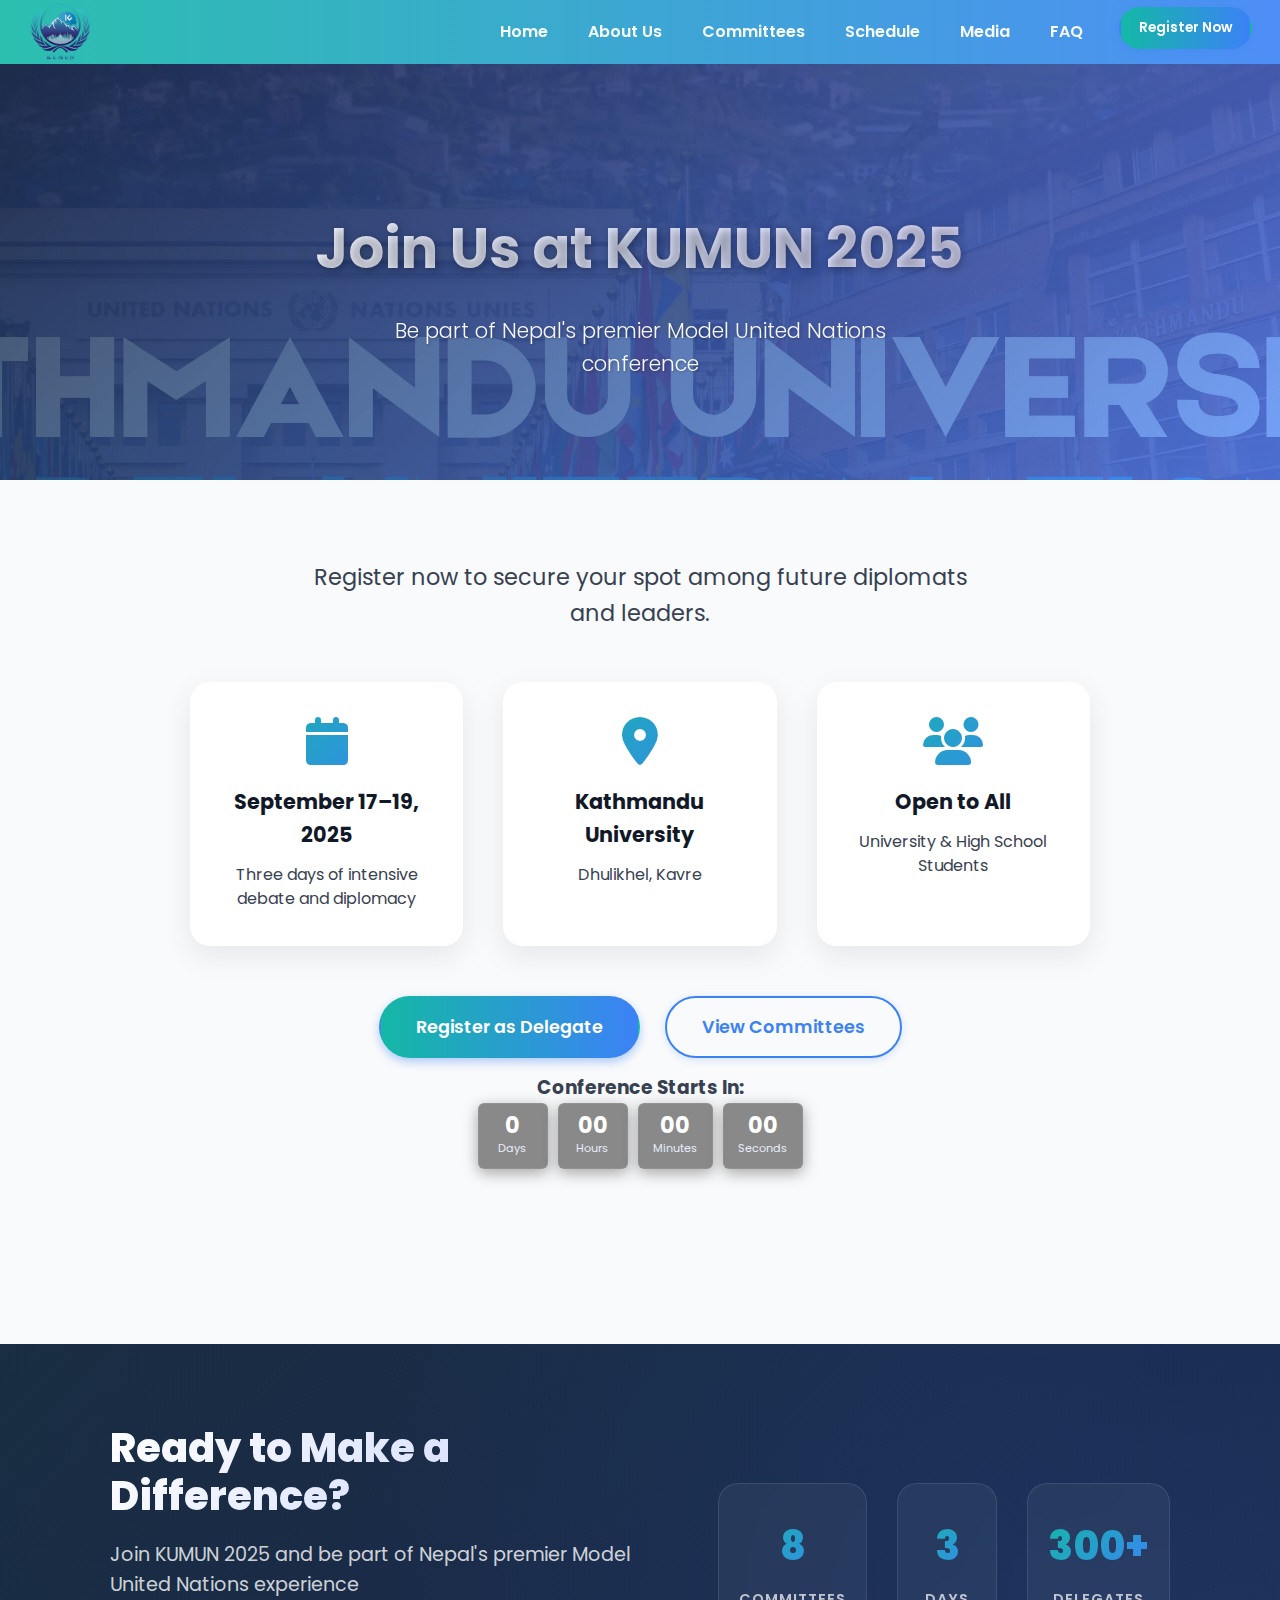
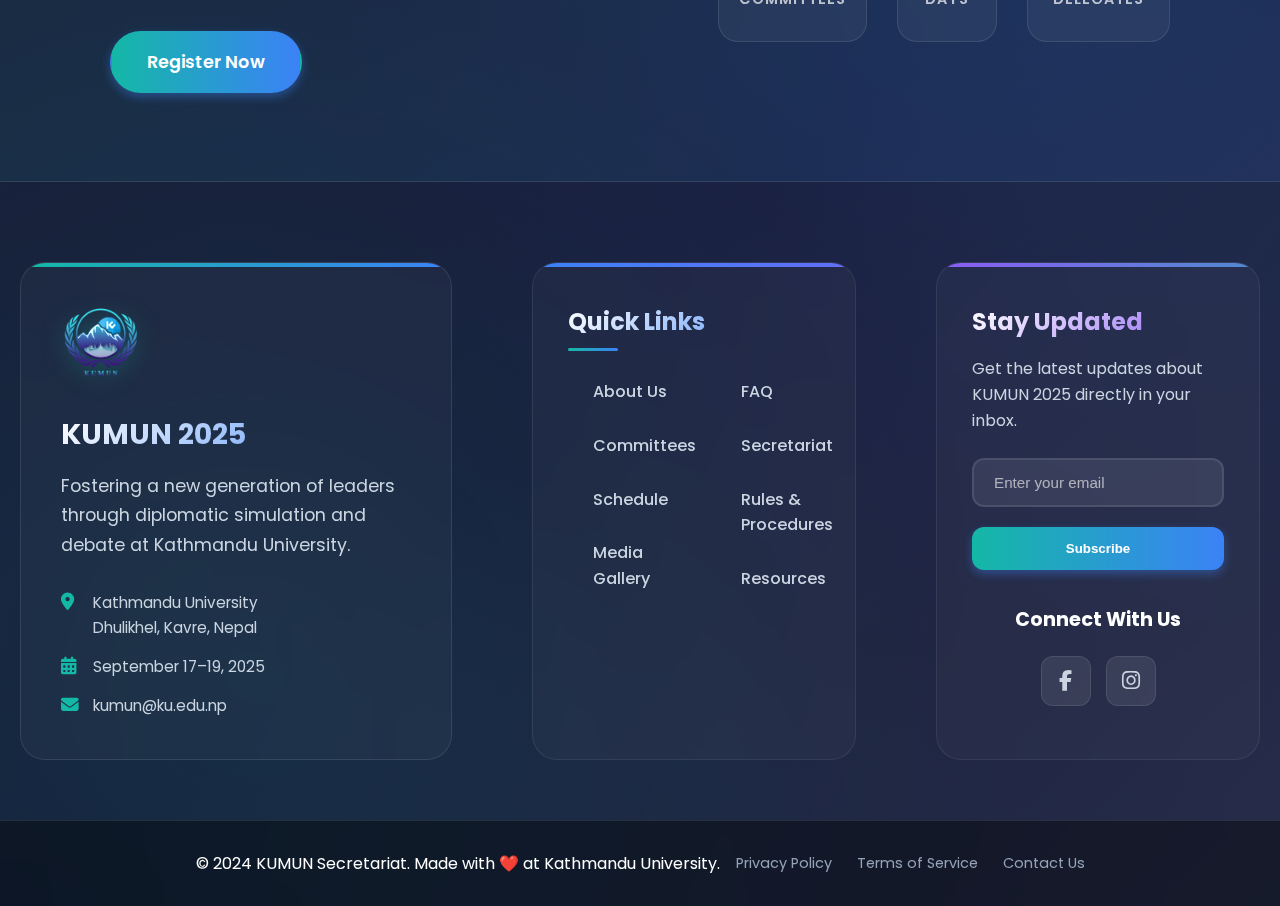
<file: register.html>
<!DOCTYPE html>
<html lang="en">
<head>
    <meta charset="UTF-8">
    <meta name="viewport" content="width=device-width, initial-scale=1.0">
    <title>Register - KUMUN 2025</title>
    
    <!-- Google Fonts: Poppins -->
    <link rel="preconnect" href="https://fonts.googleapis.com">
    <link rel="preconnect" href="https://fonts.gstatic.com" crossorigin>
    <link href="https://fonts.googleapis.com/css2?family=Poppins:wght@300;400;600;700&display=swap" rel="stylesheet">
    
    <!-- Font Awesome for Icons -->
    <link rel="stylesheet" href="https://cdnjs.cloudflare.com/ajax/libs/font-awesome/6.2.1/css/all.min.css">
    
    <!-- Custom Stylesheet -->
    <link rel="stylesheet" href="style.css">
</head>
<body>

    <!-- Header & Navigation -->
    <header class="header">
        <nav class="navbar container">
            <a href="#home" class="nav-logo">
                <img src="assets/logo.png" alt="KUMUN Logo">
            </a>
            <ul class="nav-menu">
                <li class="nav-item"><a href="index.html" class="nav-link">Home</a></li>
                <li class="nav-item"><a href="about.html" class="nav-link">About Us</a></li>
                <li class="nav-item"><a href="committees.html" class="nav-link">Committees</a></li>
                <li class="nav-item"><a href="schedule.html" class="nav-link">Schedule</a></li>
                <li class="nav-item"><a href="media.html" class="nav-link">Media</a></li>
                <li class="nav-item"><a href="faq.html" class="nav-link">FAQ</a></li>
                <li class="nav-item"><a href="https://kumun.ku.edu.np/wordpress/delegates-registration-form/" class="btn btn-primary active" target="_blank">Register Now</a></li>
            </ul>
            <div class="hamburger">
                <span class="bar"></span>
                <span class="bar"></span>
                <span class="bar"></span>
            </div>
        </nav>
    </header>

    <main>
        <!-- Hero Section -->
        <section class="page-hero">
            <div class="container">
                <h1>Join Us at KUMUN 2025</h1>
                <p>Be part of Nepal's premier Model United Nations conference</p>
            </div>
        </section>

        <!-- Registration Section -->
        <section class="content-section">
            <div class="container text-center fade-in">
                <p class="registration-subtitle">Register now to secure your spot among future diplomats and leaders.</p>
                
                <div class="registration-info">
                    <div class="registration-details">
                        <div class="detail-item">
                            <i class="fas fa-calendar"></i>
                            <h4>September 17–19, 2025</h4>
                            <p>Three days of intensive debate and diplomacy</p>
                        </div>
                        <div class="detail-item">
                            <i class="fas fa-map-marker-alt"></i>
                            <h4>Kathmandu University</h4>
                            <p>Dhulikhel, Kavre</p>
                        </div>
                        <div class="detail-item">
                            <i class="fas fa-users"></i>
                            <h4>Open to All</h4>
                            <p>University & High School Students</p>
                        </div>
                    </div>
                </div>
                
                <div class="registration-buttons">
                    <a href="https://kumun.ku.edu.np/wordpress/index.php/delegates-registration-form/" target="_blank" class="btn btn-primary btn-lg">Register as Delegate</a>
                    <a href="committees.html" class="btn btn-outline-primary btn-lg">View Committees</a>
                </div>

                <!-- Countdown Timer for Registration -->
                <div class="countdown-section">
                    <h3>Conference Starts In:</h3>
                    <div class="countdown-wrap" id="countdownWrap">
                        <div class="count-item">
                            <div class="num" id="days">0</div>
                            <div class="label">Days</div>
                        </div>
                        <div class="count-item">
                            <div class="num" id="hours">00</div>
                            <div class="label">Hours</div>
                        </div>
                        <div class="count-item">
                            <div class="num" id="minutes">00</div>
                            <div class="label">Minutes</div>
                        </div>
                        <div class="count-item">
                            <div class="num" id="seconds">00</div>
                            <div class="label">Seconds</div>
                        </div>
                    </div>
                </div>
            </div>
        </section>
    </main>

    <!-- Enhanced Footer -->
    <footer class="footer">
        <div class="footer-top">
            <div class="container">
                <div class="footer-cta">
                    <div class="footer-cta-content">
                        <h3>Ready to Make a Difference?</h3>
                        <p>Join KUMUN 2025 and be part of Nepal's premier Model United Nations experience</p>
                        <a href="https://kumun.ku.edu.np/wordpress/delegates-registration-form/" class="btn btn-primary btn-lg" target="_blank">Register Now</a>
                    </div>
                    <div class="footer-cta-stats">
                        <div class="stat-item">
                            <div class="stat-number">8</div>
                            <div class="stat-label">Committees</div>
                        </div>
                        <div class="stat-item">
                            <div class="stat-number">3</div>
                            <div class="stat-label">Days</div>
                        </div>
                        <div class="stat-item">
                            <div class="stat-number">300+</div>
                            <div class="stat-label">Delegates</div>
                        </div>
                    </div>
                </div>
            </div>
        </div>
        
        <div class="footer-main">
            <div class="container footer-content">
                <div class="footer-about">
                    <img src="assets/logo.png" class="footer-logo" alt="KUMUN Logo">
                    <h4>KUMUN 2025</h4>
                    <p>Fostering a new generation of leaders through diplomatic simulation and debate at Kathmandu University.</p>
                    <div class="footer-contact">
                        <div class="contact-item">
                            <i class="fas fa-map-marker-alt"></i>
                            <span>Kathmandu University<br>Dhulikhel, Kavre, Nepal</span>
                        </div>
                        <div class="contact-item">
                            <i class="fas fa-calendar-alt"></i>
                            <span>September 17–19, 2025</span>
                        </div>
                        <div class="contact-item">
                            <i class="fas fa-envelope"></i>
                            <span>kumun@ku.edu.np</span>
                        </div>
                    </div>
                </div>
                
                <div class="footer-links">
                    <h4>Quick Links</h4>
                    <div class="links-grid">
                        <div class="links-column">
                            <ul>
                                <li><a href="about.html">About Us</a></li>
                                <li><a href="committees.html">Committees</a></li>
                                <li><a href="schedule.html">Schedule</a></li>
                                <li><a href="media.html">Media Gallery</a></li>
                            </ul>
                        </div>
                        <div class="links-column">
                            <ul>
                                <li><a href="faq.html">FAQ</a></li>
                                <li><a href="#team">Secretariat</a></li>
                                <li><a href="#rules">Rules & Procedures</a></li>
                                <li><a href="#resources">Resources</a></li>
                            </ul>
                        </div>
                    </div>
                </div>
                
                <div class="footer-newsletter">
                    <h4>Stay Updated</h4>
                    <p>Get the latest updates about KUMUN 2025 directly in your inbox.</p>
                    <form class="newsletter-form">
                        <div class="input-group">
                            <input type="email" placeholder="Enter your email" required>
                            <button type="submit" class="btn btn-primary">Subscribe</button>
                        </div>
                    </form>
                    <div class="footer-social">
                        <h5>Connect With Us</h5>
                        <div class="social-icons">
                            <a href="https://www.facebook.com/KathmanduUniversityMUN" aria-label="Facebook" class="social-icon facebook" target="_blank">
                                <i class="fab fa-facebook-f"></i>
                            </a>
                            <a href="https://www.instagram.com/kumun_25/" aria-label="Instagram" class="social-icon instagram" target="_blank">
                                <i class="fab fa-instagram"></i>
                            </a>
                        </div>
                    </div>
                </div>
            </div>
        </div>
        
        <div class="footer-bottom">
            <div class="container">
                <div class="footer-bottom-content">
                    <div class="footer-copyright">
                        <p>&copy; 2024 KUMUN Secretariat. Made with <span class="heart">❤️</span> at Kathmandu University.</p>
                    </div>
                    <div class="footer-legal">
                        <a href="#privacy">Privacy Policy</a>
                        <a href="#terms">Terms of Service</a>
                        <a href="#contact">Contact Us</a>
                    </div>
                </div>
            </div>
        </div>
    </footer>

    <script src="script.js"></script>
    
    <!-- Countdown Timer Script -->
    <script>
        // Set target event date/time (September 17, 2025 09:00:00)
        const eventDate = new Date("Sep 17, 2025 09:00:00").getTime();

        const elDays = document.getElementById('days');
        const elHours = document.getElementById('hours');
        const elMinutes = document.getElementById('minutes');
        const elSeconds = document.getElementById('seconds');

        function twoDigits(n) {
            return n < 10 ? '0' + n : n;
        }

        function updateCountdown() {
            const now = new Date().getTime();
            const diff = eventDate - now;

            if (diff <= 0) {
                // Event reached or passed
                elDays.textContent = '0';
                elHours.textContent = '00';
                elMinutes.textContent = '00';
                elSeconds.textContent = '00';
                return;
            }

            const secondsTotal = Math.floor(diff / 1000);
            const days = Math.floor(secondsTotal / (24 * 3600));
            const hours = Math.floor((secondsTotal % (24 * 3600)) / 3600);
            const minutes = Math.floor((secondsTotal % 3600) / 60);
            const seconds = secondsTotal % 60;

            elDays.textContent = days;
            elHours.textContent = twoDigits(hours);
            elMinutes.textContent = twoDigits(minutes);
            elSeconds.textContent = twoDigits(seconds);
        }

        // Update immediately and then every second
        updateCountdown();
        setInterval(updateCountdown, 1000);
    </script>
</body>
</html>
</file>
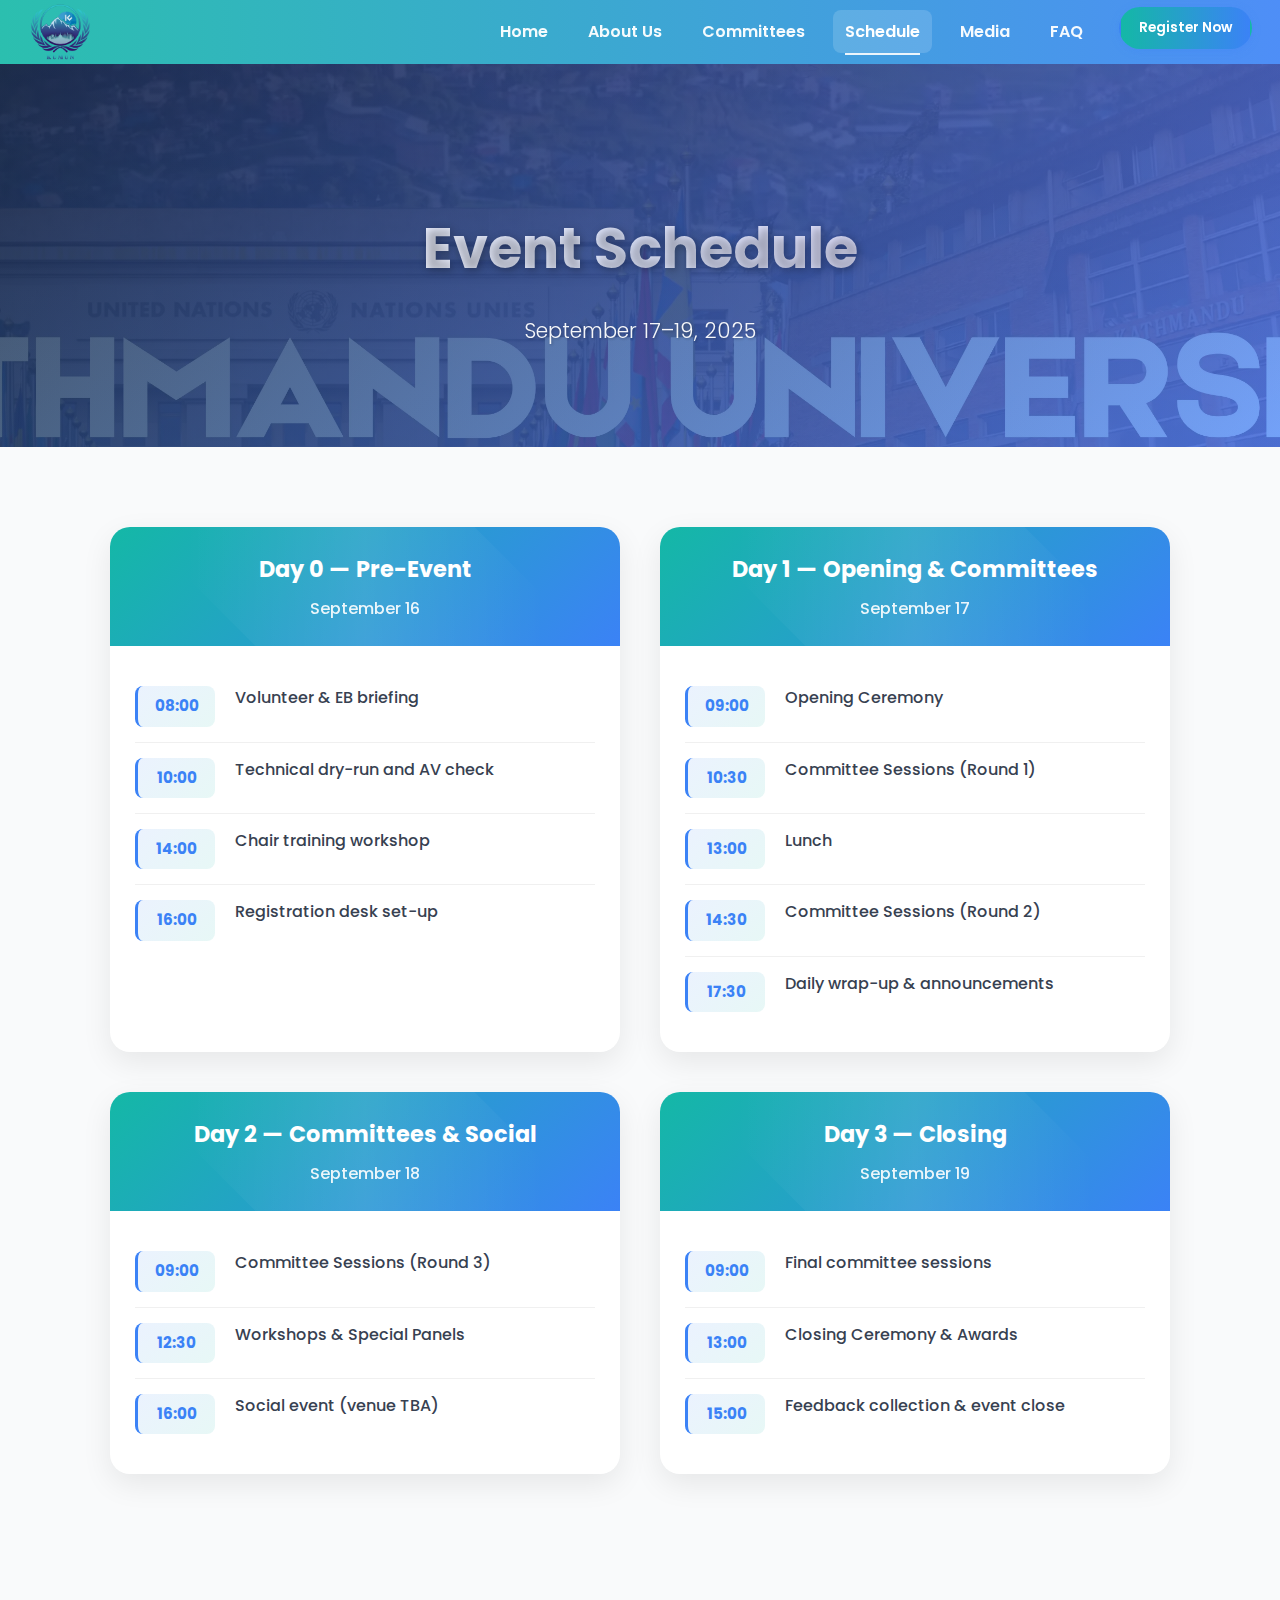
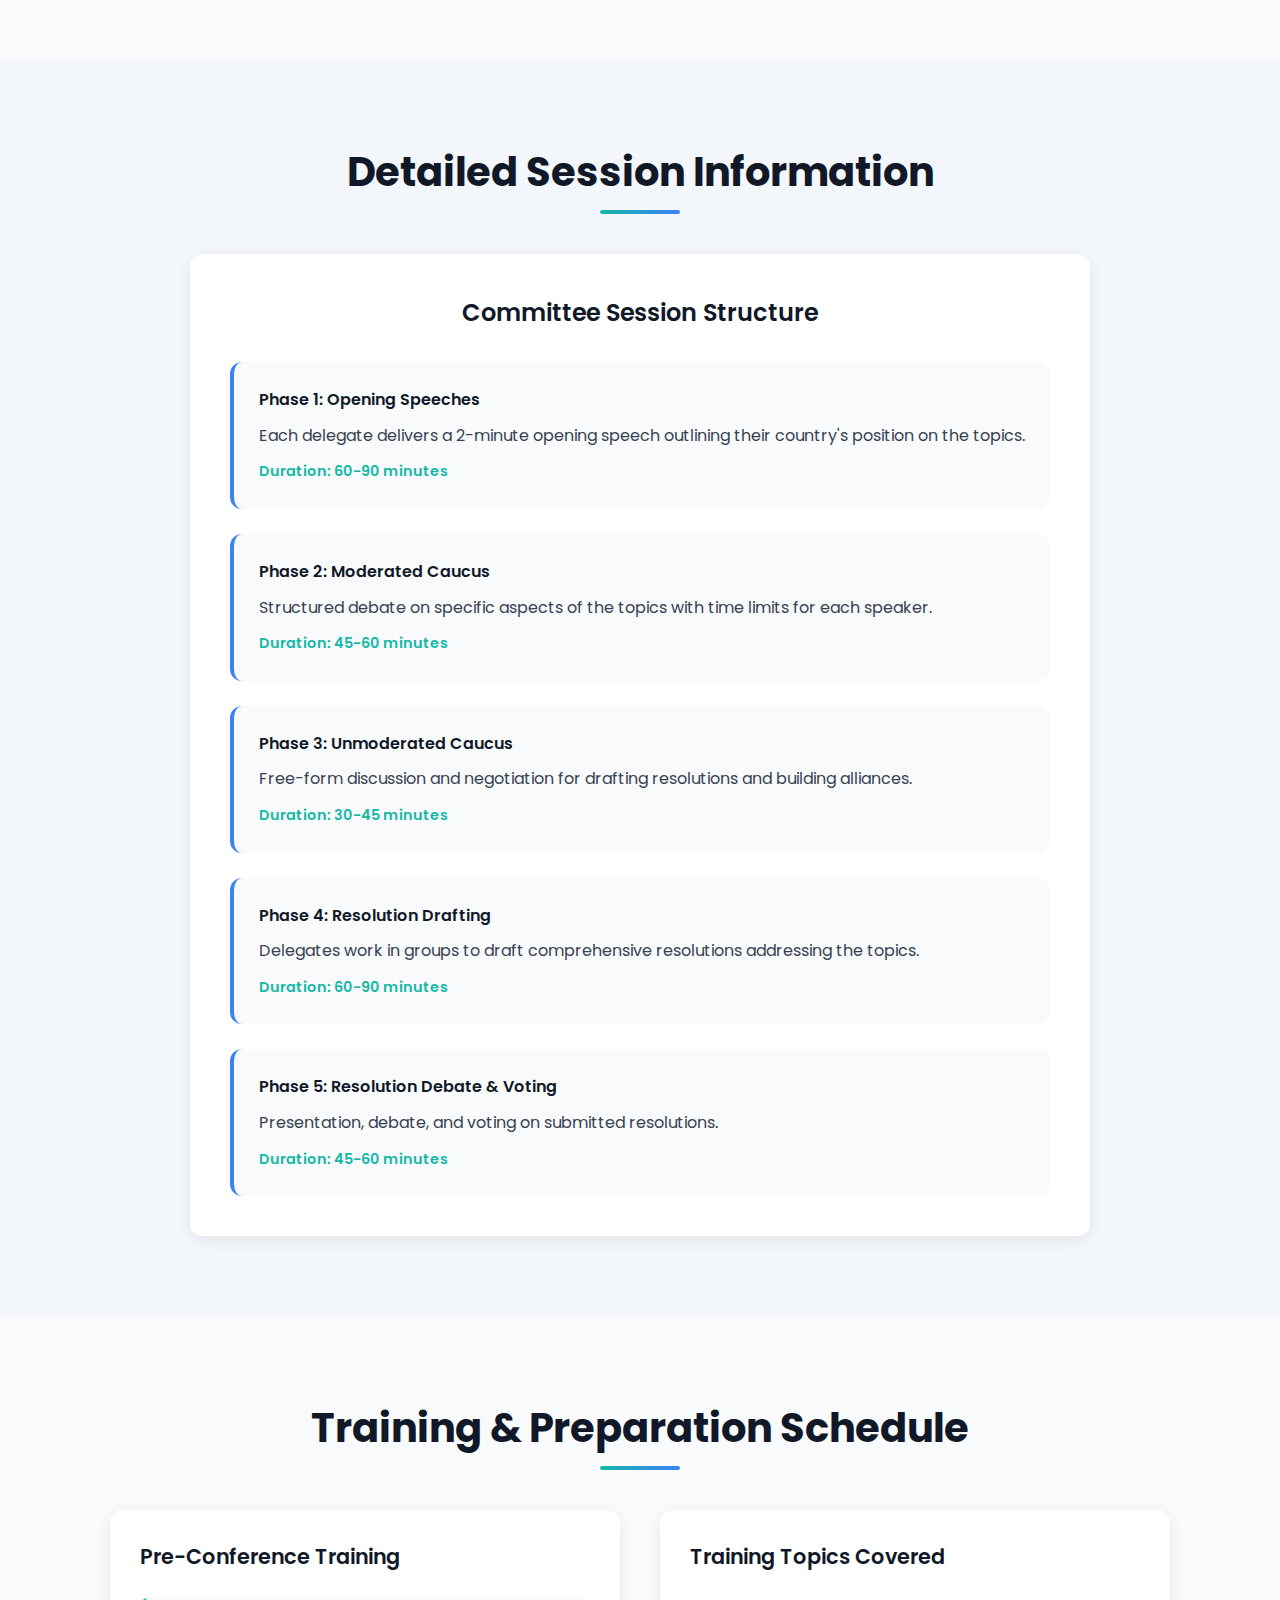
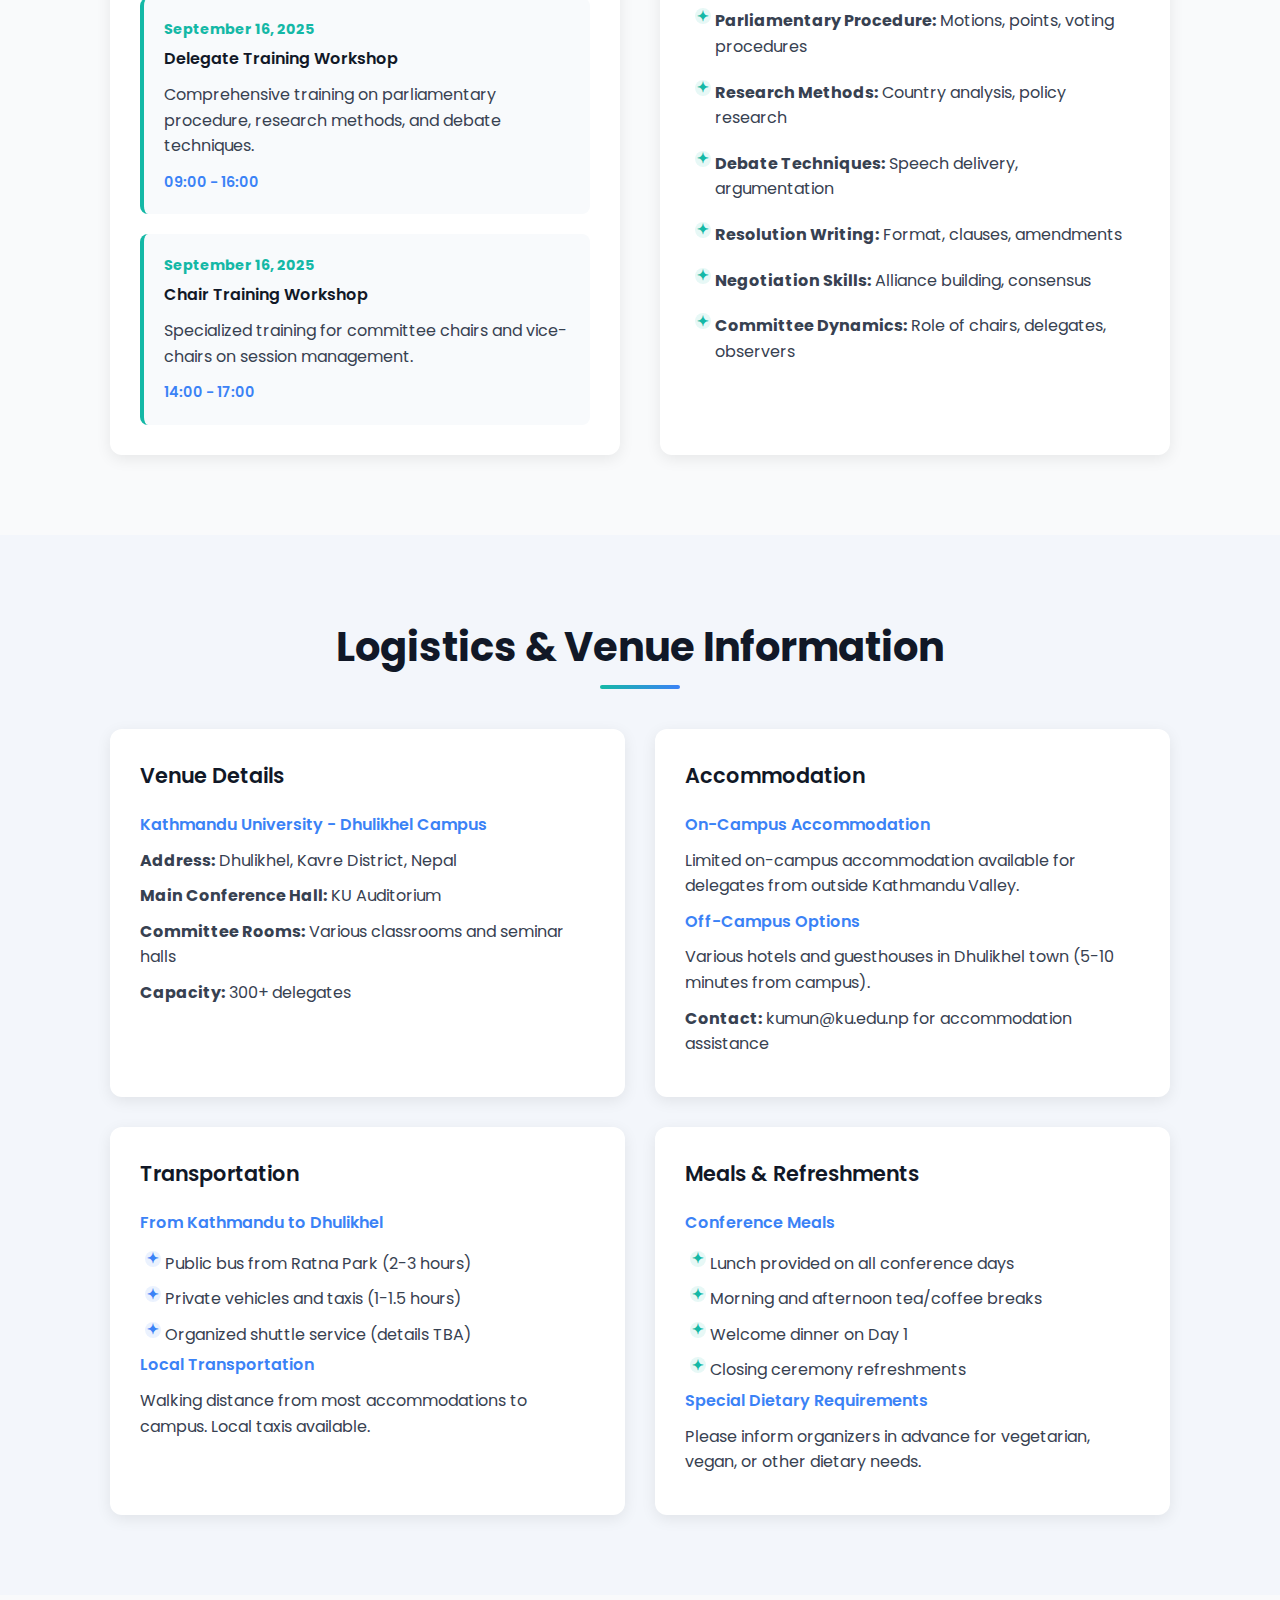
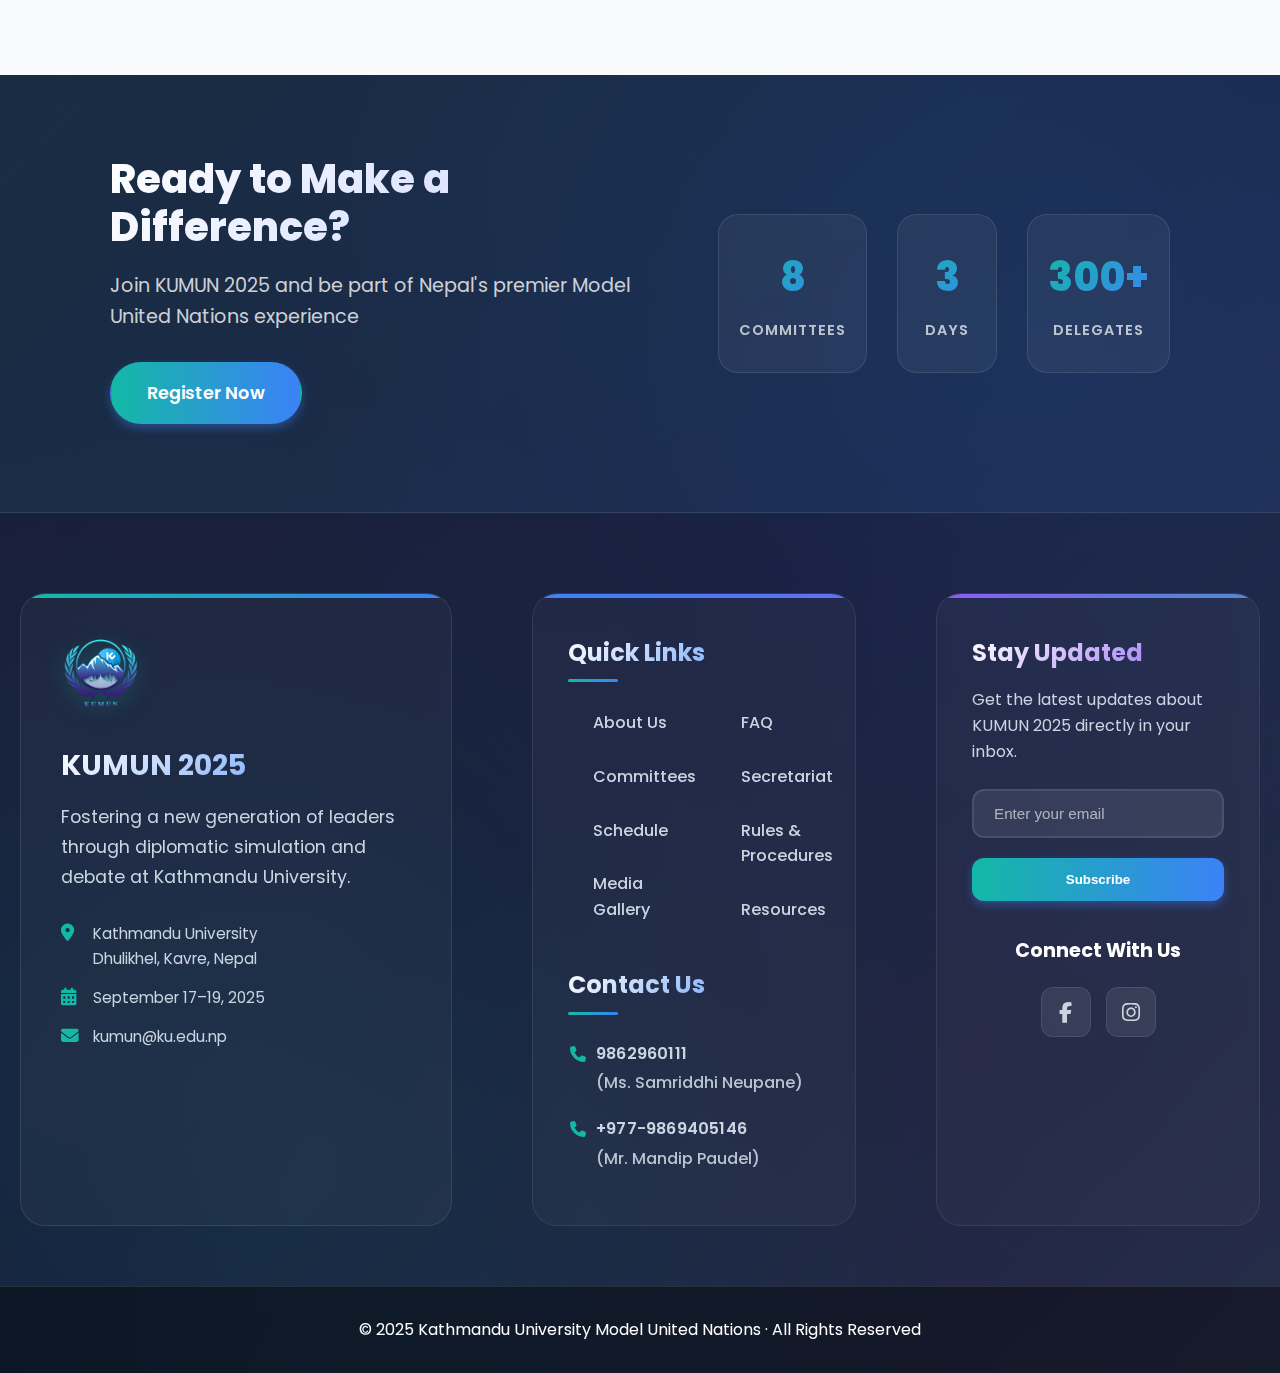
<file: schedule.html>
<!DOCTYPE html>
<html lang="en">
<head>
    <meta charset="UTF-8">
    <meta name="viewport" content="width=device-width, initial-scale=1.0">
    <title>Schedule - KUMUN 2025</title>
    
    <!-- Google Fonts: Poppins -->
    <link rel="preconnect" href="https://fonts.googleapis.com">
    <link rel="preconnect" href="https://fonts.gstatic.com" crossorigin>
    <link href="https://fonts.googleapis.com/css2?family=Poppins:wght@300;400;600;700&display=swap" rel="stylesheet">
    
    <!-- Font Awesome for Icons -->
    <link rel="stylesheet" href="https://cdnjs.cloudflare.com/ajax/libs/font-awesome/6.2.1/css/all.min.css">
    
    <!-- Custom Stylesheet -->
    <link rel="stylesheet" href="style.css">
</head>
<body>

    <!-- Header & Navigation -->
    <header class="header">
        <nav class="navbar container">
            <a href="index.html" class="nav-logo">
                <img src="assets/logo.png" alt="KUMUN Logo">
            </a>
            <ul class="nav-menu">
                <li class="nav-item"><a href="index.html" class="nav-link">Home</a></li>
                <li class="nav-item"><a href="about.html" class="nav-link">About Us</a></li>
                <li class="nav-item"><a href="committees.html" class="nav-link">Committees</a></li>
                <li class="nav-item"><a href="schedule.html" class="nav-link active" aria-current="page">Schedule</a></li>
                <li class="nav-item"><a href="media.html" class="nav-link">Media</a></li>
                <li class="nav-item"><a href="faq.html" class="nav-link">FAQ</a></li>
                <li class="nav-item"><a href="https://kumun.ku.edu.np/wordpress/delegates-registration-form/" class="btn btn-primary" target="_blank">Register Now</a></li>
            </ul>
            <div class="hamburger">
                <span class="bar"></span>
                <span class="bar"></span>
                <span class="bar"></span>
            </div>
        </nav>
    </header>

    <main>
        <!-- Hero Section -->
        <section class="page-hero">
            <div class="container">
                <h1>Event Schedule</h1>
                <p>September 17–19, 2025</p>
            </div>
        </section>

        <!-- Schedule Section -->
        <section class="content-section">
            <div class="container">
                <div class="schedule-grid fade-in">
                    <div class="schedule-day">
                        <div class="day-header">
                            <h3>Day 0 — Pre-Event</h3>
                            <span class="day-date">September 16</span>
                        </div>
                        <div class="day-events">
                            <div class="event-item">
                                <span class="event-time">08:00</span>
                                <span class="event-desc">Volunteer & EB briefing</span>
                            </div>
                            <div class="event-item">
                                <span class="event-time">10:00</span>
                                <span class="event-desc">Technical dry-run and AV check</span>
                            </div>
                            <div class="event-item">
                                <span class="event-time">14:00</span>
                                <span class="event-desc">Chair training workshop</span>
                            </div>
                            <div class="event-item">
                                <span class="event-time">16:00</span>
                                <span class="event-desc">Registration desk set-up</span>
                            </div>
                        </div>
                    </div>

                    <div class="schedule-day">
                        <div class="day-header">
                            <h3>Day 1 — Opening & Committees</h3>
                            <span class="day-date">September 17</span>
                        </div>
                        <div class="day-events">
                            <div class="event-item">
                                <span class="event-time">09:00</span>
                                <span class="event-desc">Opening Ceremony</span>
                            </div>
                            <div class="event-item">
                                <span class="event-time">10:30</span>
                                <span class="event-desc">Committee Sessions (Round 1)</span>
                            </div>
                            <div class="event-item">
                                <span class="event-time">13:00</span>
                                <span class="event-desc">Lunch</span>
                            </div>
                            <div class="event-item">
                                <span class="event-time">14:30</span>
                                <span class="event-desc">Committee Sessions (Round 2)</span>
                            </div>
                            <div class="event-item">
                                <span class="event-time">17:30</span>
                                <span class="event-desc">Daily wrap-up & announcements</span>
                            </div>
                        </div>
                    </div>

                    <div class="schedule-day">
                        <div class="day-header">
                            <h3>Day 2 — Committees & Social</h3>
                            <span class="day-date">September 18</span>
                        </div>
                        <div class="day-events">
                            <div class="event-item">
                                <span class="event-time">09:00</span>
                                <span class="event-desc">Committee Sessions (Round 3)</span>
                            </div>
                            <div class="event-item">
                                <span class="event-time">12:30</span>
                                <span class="event-desc">Workshops & Special Panels</span>
                            </div>
                            <div class="event-item">
                                <span class="event-time">16:00</span>
                                <span class="event-desc">Social event (venue TBA)</span>
                            </div>
                        </div>
                    </div>

                    <div class="schedule-day">
                        <div class="day-header">
                            <h3>Day 3 — Closing</h3>
                            <span class="day-date">September 19</span>
                        </div>
                        <div class="day-events">
                            <div class="event-item">
                                <span class="event-time">09:00</span>
                                <span class="event-desc">Final committee sessions</span>
                            </div>
                            <div class="event-item">
                                <span class="event-time">13:00</span>
                                <span class="event-desc">Closing Ceremony & Awards</span>
                            </div>
                            <div class="event-item">
                                <span class="event-time">15:00</span>
                                <span class="event-desc">Feedback collection & event close</span>
                            </div>
                        </div>
                    </div>
                </div>

                <p class="schedule-note fade-in">
                    <em>*Times subject to change. Final schedule will be published on the site and shared with registered delegates.</em>
                </p>
                
            </div>
        </section>

        <!-- Detailed Session Information Section -->
        <section class="content-section bg-light">
            <div class="container">
                <h2 class="section-title text-center">Detailed Session Information</h2>
                <div class="session-details">
                    <div class="session-card">
                        <h3>Committee Session Structure</h3>
                        <div class="session-structure">
                            <div class="session-phase">
                                <h4>Phase 1: Opening Speeches</h4>
                                <p>Each delegate delivers a 2-minute opening speech outlining their country's position on the topics.</p>
                                <span class="duration">Duration: 60-90 minutes</span>
                            </div>
                            <div class="session-phase">
                                <h4>Phase 2: Moderated Caucus</h4>
                                <p>Structured debate on specific aspects of the topics with time limits for each speaker.</p>
                                <span class="duration">Duration: 45-60 minutes</span>
                            </div>
                            <div class="session-phase">
                                <h4>Phase 3: Unmoderated Caucus</h4>
                                <p>Free-form discussion and negotiation for drafting resolutions and building alliances.</p>
                                <span class="duration">Duration: 30-45 minutes</span>
                            </div>
                            <div class="session-phase">
                                <h4>Phase 4: Resolution Drafting</h4>
                                <p>Delegates work in groups to draft comprehensive resolutions addressing the topics.</p>
                                <span class="duration">Duration: 60-90 minutes</span>
                            </div>
                            <div class="session-phase">
                                <h4>Phase 5: Resolution Debate & Voting</h4>
                                <p>Presentation, debate, and voting on submitted resolutions.</p>
                                <span class="duration">Duration: 45-60 minutes</span>
                            </div>
                        </div>
                    </div>
                </div>
            </div>
        </section>

        <!-- Training & Preparation Section -->
        <section class="content-section">
            <div class="container">
                <h2 class="section-title text-center">Training & Preparation Schedule</h2>
                <div class="training-grid">
                    <div class="training-card">
                        <h3>Pre-Conference Training</h3>
                        <div class="training-schedule">
                            <div class="training-session">
                                <span class="training-date">September 16, 2025</span>
                                <h4>Delegate Training Workshop</h4>
                                <p>Comprehensive training on parliamentary procedure, research methods, and debate techniques.</p>
                                <span class="training-time">09:00 - 16:00</span>
                            </div>
                            <div class="training-session">
                                <span class="training-date">September 16, 2025</span>
                                <h4>Chair Training Workshop</h4>
                                <p>Specialized training for committee chairs and vice-chairs on session management.</p>
                                <span class="training-time">14:00 - 17:00</span>
                            </div>
                        </div>
                    </div>
                    
                    <div class="training-card">
                        <h3>Training Topics Covered</h3>
                        <div class="training-topics">
                            <ul>
                                <li><strong>Parliamentary Procedure:</strong> Motions, points, voting procedures</li>
                                <li><strong>Research Methods:</strong> Country analysis, policy research</li>
                                <li><strong>Debate Techniques:</strong> Speech delivery, argumentation</li>
                                <li><strong>Resolution Writing:</strong> Format, clauses, amendments</li>
                                <li><strong>Negotiation Skills:</strong> Alliance building, consensus</li>
                                <li><strong>Committee Dynamics:</strong> Role of chairs, delegates, observers</li>
                            </ul>
                        </div>
                    </div>
                </div>
            </div>
        </section>

        <!-- Logistics & Venue Information Section -->
        <section class="content-section bg-light">
            <div class="container">
                <h2 class="section-title text-center">Logistics & Venue Information</h2>
                <div class="logistics-grid">
                    <div class="logistics-card">
                        <h3>Venue Details</h3>
                        <div class="venue-info">
                            <h4>Kathmandu University - Dhulikhel Campus</h4>
                            <p><strong>Address:</strong> Dhulikhel, Kavre District, Nepal</p>
                            <p><strong>Main Conference Hall:</strong> KU Auditorium</p>
                            <p><strong>Committee Rooms:</strong> Various classrooms and seminar halls</p>
                            <p><strong>Capacity:</strong> 300+ delegates</p>
                        </div>
                    </div>
                    
                    <div class="logistics-card">
                        <h3>Accommodation</h3>
                        <div class="accommodation-info">
                            <h4>On-Campus Accommodation</h4>
                            <p>Limited on-campus accommodation available for delegates from outside Kathmandu Valley.</p>
                            <h4>Off-Campus Options</h4>
                            <p>Various hotels and guesthouses in Dhulikhel town (5-10 minutes from campus).</p>
                            <p><strong>Contact:</strong> kumun@ku.edu.np for accommodation assistance</p>
                        </div>
                    </div>
                    
                    <div class="logistics-card">
                        <h3>Transportation</h3>
                        <div class="transport-info">
                            <h4>From Kathmandu to Dhulikhel</h4>
                            <ul>
                                <li>Public bus from Ratna Park (2-3 hours)</li>
                                <li>Private vehicles and taxis (1-1.5 hours)</li>
                                <li>Organized shuttle service (details TBA)</li>
                            </ul>
                            <h4>Local Transportation</h4>
                            <p>Walking distance from most accommodations to campus. Local taxis available.</p>
                        </div>
                    </div>
                    
                    <div class="logistics-card">
                        <h3>Meals & Refreshments</h3>
                        <div class="meals-info">
                            <h4>Conference Meals</h4>
                            <ul>
                                <li>Lunch provided on all conference days</li>
                                <li>Morning and afternoon tea/coffee breaks</li>
                                <li>Welcome dinner on Day 1</li>
                                <li>Closing ceremony refreshments</li>
                            </ul>
                            <h4>Special Dietary Requirements</h4>
                            <p>Please inform organizers in advance for vegetarian, vegan, or other dietary needs.</p>
                        </div>
                    </div>
                </div>
            </div>
        </section>
    </main>

    <!-- Enhanced Footer -->
    <footer class="footer">
        <div class="footer-top">
            <div class="container">
                <div class="footer-cta">
                    <div class="footer-cta-content">
                        <h3>Ready to Make a Difference?</h3>
                        <p>Join KUMUN 2025 and be part of Nepal's premier Model United Nations experience</p>
                        <a href="https://kumun.ku.edu.np/wordpress/delegates-registration-form/" class="btn btn-primary btn-lg" target="_blank">Register Now</a>
                    </div>
                    <div class="footer-cta-stats">
                        <div class="stat-item">
                            <div class="stat-number">8</div>
                            <div class="stat-label">Committees</div>
                        </div>
                        <div class="stat-item">
                            <div class="stat-number">3</div>
                            <div class="stat-label">Days</div>
                        </div>
                        <div class="stat-item">
                            <div class="stat-number">300+</div>
                            <div class="stat-label">Delegates</div>
                        </div>
                    </div>
                </div>
            </div>
        </div>
        
        <div class="footer-main">
            <div class="container footer-content">
                <div class="footer-about">
                    <img src="assets/logo.png" class="footer-logo" alt="KUMUN Logo">
                    <h4>KUMUN 2025</h4>
                    <p>Fostering a new generation of leaders through diplomatic simulation and debate at Kathmandu University.</p>
                    <div class="footer-contact">
                        <div class="contact-item">
                            <i class="fas fa-map-marker-alt"></i>
                            <span>Kathmandu University<br>Dhulikhel, Kavre, Nepal</span>
                        </div>
                        <div class="contact-item">
                            <i class="fas fa-calendar-alt"></i>
                            <span>September 17–19, 2025</span>
                        </div>
                        <div class="contact-item">
                            <i class="fas fa-envelope"></i>
                            <span>kumun@ku.edu.np</span>
                        </div>
                    </div>
                </div>
                
                <div class="footer-links">
                    <h4>Quick Links</h4>
                    <div class="links-grid">
                        <div class="links-column">
                            <ul>
                                <li><a href="about.html">About Us</a></li>
                                <li><a href="committees.html">Committees</a></li>
                                <li><a href="schedule.html">Schedule</a></li>
                                <li><a href="media.html">Media Gallery</a></li>
                            </ul>
                        </div>
                        <div class="links-column">
                            <ul>
                                <li><a href="faq.html">FAQ</a></li>
                                <li><a href="about.html#team">Secretariat</a></li>
                                <li><a href="index.html#rules">Rules & Procedures</a></li>
                                <li><a href="committees.html#resources">Resources</a></li>
                            </ul>
                        </div>
                    </div>

                    <h5 class="links-subtitle">Contact Us</h5>
                    <ul class="contact-us">
                        <li>
                            <a href="tel:+9779862960111">
                                <span class="left"><i class="fas fa-phone"></i> <span class="contact-number">9862960111</span></span>
                                <span class="contact-name">(Ms. Samriddhi Neupane)</span>
                            </a>
                        </li>
                        <li>
                            <a href="tel:+9779869405146">
                                <span class="left"><i class="fas fa-phone"></i> <span class="contact-number">+977-9869405146</span></span>
                                <span class="contact-name">(Mr. Mandip Paudel)</span>
                            </a>
                        </li>
                    </ul>
                </div>
                
                <div class="footer-newsletter">
                    <h4>Stay Updated</h4>
                    <p>Get the latest updates about KUMUN 2025 directly in your inbox.</p>
                    <form class="newsletter-form">
                        <div class="input-group">
                            <input type="email" placeholder="Enter your email" required>
                            <button type="submit" class="btn btn-primary">Subscribe</button>
                        </div>
                    </form>
                    <div class="footer-social">
                        <h5>Connect With Us</h5>
                        <div class="social-icons">
                            <a href="https://www.facebook.com/KathmanduUniversityMUN" aria-label="Facebook" class="social-icon facebook" target="_blank">
                                <i class="fab fa-facebook-f"></i>
                            </a>
                            <a href="https://www.instagram.com/kumun_25/" aria-label="Instagram" class="social-icon instagram" target="_blank">
                                <i class="fab fa-instagram"></i>
                            </a>
                        </div>
                    </div>
                </div>
            </div>
        </div>
        
        <div class="footer-bottom">
            <div class="container">
                <div class="footer-bottom-content">
                    <div class="footer-copyright">
                        <p>&copy; 2025 Kathmandu University Model United Nations · All Rights Reserved</p>
                    </div>
                </div>
            </div>
        </div>
    </footer>

    <script src="script.js"></script>
</body>
</html>
</file>
<file: style.css>
/* --- Global Styles & Variables --- */
:root {
    --color-primary: #3b82f6;
    --color-secondary: #8b5cf6;
    --color-accent: #14b8a6;
    --color-dark: #111827;
    --color-heading: #111827;
    --color-light: #f9fafb;
    --color-text: #374151;
    --shadow: 0 4px 15px rgba(0, 0, 0, 0.08);
    --shadow-hover: 0 8px 25px rgba(0, 0, 0, 0.12);
    --border-radius: 12px;
    --font-family: 'Poppins', sans-serif;
    --transition-speed: 0.3s ease;
}
* { margin: 0; padding: 0; box-sizing: border-box; }
html { scroll-behavior: smooth; scroll-padding-top: 64px; }
body { font-family: var(--font-family); line-height: 1.6; background-color: var(--color-light); color: var(--color-text); }
.container { max-width: 1100px; margin: 0 auto; padding: 0 20px; }
.content-section { padding: 80px 0; }
.alt-bg { background-color: #ffffff; }
.bg-light { background-color: #f3f6fb; }
.text-center { text-align: center; }

/* --- Reusable Components --- */
.section-title { text-align: center; font-size: 2.5rem; margin-bottom: 50px; font-weight: 700; color: var(--color-dark); position: relative; }
.section-title::after { content: ''; position: absolute; bottom: -10px; left: 50%; transform: translateX(-50%); width: 80px; height: 4px; background-image: linear-gradient(to right, var(--color-accent), var(--color-primary)); border-radius: 2px; }
.btn { display: inline-block; padding: 12px 28px; border-radius: 50px; text-decoration: none; font-weight: 600; transition: all var(--transition-speed); border: 2px solid transparent; cursor: pointer; position: relative; overflow: hidden; }
.btn::before { content: ''; position: absolute; top: 0; left: -100%; width: 100%; height: 100%; background: linear-gradient(90deg, transparent, rgba(255,255,255,0.2), transparent); transition: left 0.5s ease; }
.btn:hover::before { left: 100%; }
.btn-primary { background-image: linear-gradient(to right, var(--color-accent), var(--color-primary)); color: white; box-shadow: 0 4px 10px rgba(59, 130, 246, 0.4); }
.btn-primary:hover { transform: translateY(-3px) scale(1.02); box-shadow: 0 8px 20px rgba(59, 130, 246, 0.6); background-image: linear-gradient(to right, #16a085, #2563eb); }
.btn-primary:active { transform: translateY(-1px) scale(0.98); transition: all 0.1s ease; }
.btn-primary.btn-lg { animation: pulse 2s infinite; }
@keyframes pulse {
  0% { box-shadow: 0 4px 10px rgba(59, 130, 246, 0.4); }
  50% { box-shadow: 0 6px 15px rgba(59, 130, 246, 0.6); }
  100% { box-shadow: 0 4px 10px rgba(59, 130, 246, 0.4); }
}
.btn-outline-primary { background: transparent; color: var(--color-primary); border: 2px solid var(--color-primary); box-shadow: 0 2px 8px rgba(59, 130, 246, 0.2); }
.btn-outline-primary:hover { background: var(--color-primary); color: white; transform: translateY(-3px) scale(1.02); box-shadow: 0 8px 20px rgba(59, 130, 246, 0.4); }
.btn-lg { padding: 15px 35px; font-size: 1.1rem; }

/* --- Header & Navigation --- */
.header { position: sticky; top: 0; width: 100%; z-index: 1000; background: linear-gradient(90deg, rgba(20,184,166,0.9), rgba(59,130,246,0.9)); backdrop-filter: blur(8px); transition: var(--transition-speed); }
.header.scrolled { box-shadow: var(--shadow); background: linear-gradient(90deg, rgba(20,184,166,0.98), rgba(59,130,246,0.98)); }
.navbar { display: flex; align-items: center; justify-content: flex-start; height: 64px; padding: 0 24px; width: 100%; }
/* When navbar uses the shared .container class, remove its max-width centering */
.header .navbar.container { max-width: none; width: 100%; margin: 0; padding: 0 24px; }
.nav-logo { display: flex; align-items: center; text-decoration: none; margin-right: 6px; }
.nav-logo img { height: 65px; transition: var(--transition-speed); }
.nav-logo:hover img { transform: rotate(-10deg); }
.nav-menu { 
    display: flex; 
    align-items: center; 
    list-style: none; 
    gap: 16px; 
    margin-left: auto; 
}

.nav-link { 
    color: #ffffff; 
    text-decoration: none; 
    font-weight: 600; 
    position: relative; 
    transition: all var(--transition-speed); 
    opacity: 0.95; 
    padding: 10px 12px;
    border-radius: 8px;
}

.nav-link::after { 
    content: ''; 
    position: absolute; 
    bottom: -2px; 
    left: 12px; 
    width: 0; 
    height: 2px; 
    background: rgba(255,255,255,0.9); 
    transition: width var(--transition-speed); 
}

.nav-link:hover { 
    color: #ffffff; 
    opacity: 1; 
    transform: translateY(-1px);
    background: rgba(255,255,255,0.1);
}

.nav-link:hover::after { width: calc(100% - 24px); }

.nav-link.active { 
    color: #ffffff; 
    opacity: 1; 
    background: rgba(255,255,255,0.15);
}

.nav-link.active::after { width: calc(100% - 24px); }
.hamburger { display: none; cursor: pointer; margin-left: auto; }
.bar { display: block; width: 25px; height: 3px; margin: 5px auto; background-color: #ffffff; transition: all 0.3s ease-in-out; }

/* --- Hero Section --- */
.hero-section { height: 100vh; display: flex; justify-content: center; align-items: center; text-align: center; color: white; position: relative; background: linear-gradient(rgba(17,24,39,0.5), rgba(17,24,39,0.5)), url('assets/banner.webp') center/cover no-repeat fixed; }
#particles-js { position: absolute; width: 100%; height: 100%; top: 0; left: 0; }
.hero-content { z-index: 1; display: flex; flex-direction: column; align-items: center; justify-content: center; gap: 15px; width: 100%; padding: 0 16px; }
.hero-logo { width: 150px; margin-bottom: 20px; }
.hero-content p { font-size: 1.2rem; font-weight: 300; margin-bottom: 2rem; }

/* Hero Title Styling */
.hero-title { text-align: center; margin-bottom: 20px; }
.hero-title h1 { 
    font-size: 4.5rem; 
    font-weight: 700; 
    letter-spacing: 3px; 
    margin-bottom: 10px;
    text-shadow: 2px 2px 4px rgba(0,0,0,0.5);
    background: linear-gradient(45deg, #ffffff, #e0e7ff);
    background-clip: text;
    -webkit-background-clip: text;
    -webkit-text-fill-color: transparent;
}
.hero-title h2 { 
    font-size: 3rem; 
    font-weight: 600; 
    letter-spacing: 2px;
    text-shadow: 2px 2px 4px rgba(0,0,0,0.5);
    background: linear-gradient(45deg, #14b8a6, #3b82f6);
    background-clip: text;
    -webkit-background-clip: text;
    -webkit-text-fill-color: transparent;
}

/* Hero Logo Section */
.hero-logo-section {
    text-align: center;
    margin-bottom: 15px;
}
.hero-main-logo {
    height: 140px;
    width: auto;
    filter: drop-shadow(0 6px 12px rgba(0,0,0,0.4));
    transition: transform 0.3s ease;
}
.hero-main-logo:hover {
    transform: scale(1.05);
}

/* Hero Welcome Section */
.hero-welcome { 
    text-align: center; 
    margin-bottom: 20px; 
    max-width: 700px; 
    margin-left: auto; 
    margin-right: auto;
}
.hero-welcome h1 { 
    font-size: 2.6rem; 
    font-weight: 700; 
    letter-spacing: 1.5px; 
    margin-bottom: 12px;
    text-shadow: 2px 2px 4px rgba(0,0,0,0.5);
    background: linear-gradient(45deg, #ffffff, #e0e7ff);
    background-clip: text;
    -webkit-background-clip: text;
    -webkit-text-fill-color: transparent;
    line-height: 1.2;
}
.hero-welcome p { 
    font-size: 1.1rem; 
    font-weight: 300; 
    line-height: 1.5;
    color: rgba(255, 255, 255, 0.95);
    text-shadow: 1px 1px 2px rgba(0,0,0,0.3);
    margin-bottom: 0;
}

/* Hero compact CTA */
.hero-cta { 
    display: flex; 
    align-items: center; 
    gap: 18px; 
    backdrop-filter: blur(10px); 
    background: rgba(17,24,39,0.35); 
    padding: 16px 20px; 
    border-radius: 16px; 
    box-shadow: 0 12px 40px rgba(0,0,0,0.25); 
    border: 1px solid rgba(255,255,255,0.15);
    flex-wrap: wrap;
    justify-content: center;
}

.hero-date { 
    display: flex; 
    align-items: center; 
    gap: 8px; 
    padding: 10px 16px; 
    border-radius: 25px; 
    background: rgba(20,184,166,0.9); 
    color: #fff; 
    font-weight: 700; 
    letter-spacing: .2px; 
    box-shadow: 0 8px 24px rgba(20,184,166,0.35); 
    font-size: 0.95rem;
    white-space: nowrap;
}

.hero-date i { font-size: 0.9rem; }

.hero-cta .btn-lg { 
    white-space: nowrap; 
    padding: 14px 32px; 
    font-size: 1.05rem; 
    font-weight: 700;
    border-radius: 30px;
    box-shadow: 0 6px 20px rgba(59, 130, 246, 0.4);
    transition: all 0.3s ease;
}

.hero-cta .btn-lg:hover {
    transform: translateY(-3px) scale(1.05);
    box-shadow: 0 10px 30px rgba(59, 130, 246, 0.6);
}

/* --- About & Message Sections --- */
.about-grid { display: grid; grid-template-columns: 1fr 1fr; gap: 50px; align-items: center; }
.about-text h3 { font-size: 1.8rem; margin-bottom: 15px; color: var(--color-dark); }
.about-image img { width: 100%; border-radius: var(--border-radius); box-shadow: var(--shadow); }
#message h4 { font-size: 1.2rem; color: var(--color-primary); margin-top: 15px;}
#message p em { color: #555; }

/* --- Committees Section --- */
.committee-grid { display: grid; grid-template-columns: repeat(auto-fit, minmax(250px, 1fr)); gap: 30px; }
.committee-card { background: white; padding: 30px; text-align: center; border-radius: var(--border-radius); box-shadow: var(--shadow); transition: var(--transition-speed); }
.committee-card:hover { transform: translateY(-10px); box-shadow: var(--shadow-hover); }
.committee-card i { font-size: 3rem; margin-bottom: 15px; background-image: linear-gradient(to right, var(--color-accent), var(--color-primary)); background-clip: text; -webkit-background-clip: text; color: transparent; -webkit-text-fill-color: transparent; }
.committee-card h3 { font-size: 1.2rem; color: var(--color-dark); }

/* --- Team Section --- */
.team-grid { display: grid; grid-template-columns: repeat(auto-fit, minmax(240px, 1fr)); gap: 30px; }
.team-card { text-align: center; background: #fff; padding: 20px; border-radius: var(--border-radius); box-shadow: var(--shadow); transition: var(--transition-speed); }
.team-card:hover { transform: translateY(-10px); box-shadow: var(--shadow-hover); }
.team-card img { width: 100%; aspect-ratio: 1/1.2; object-fit: cover; border-radius: var(--border-radius); margin-bottom: 15px; }
.team-card h4 { font-size: 1.1rem; color: var(--color-dark); }
.team-card p { color: var(--color-primary); font-weight: 600; }

/* FAQ Section Enhancement */
.faq-accordion {
    max-width: 850px;
    margin: 0 auto;
}

.faq-item {
    background: white;
    margin-bottom: 20px;
    border-radius: 16px;
    box-shadow: 0 8px 25px rgba(0,0,0,0.06);
    overflow: hidden;
    transition: all 0.4s ease;
    border-left: 4px solid transparent;
}

.faq-item:hover {
    transform: translateY(-3px);
    box-shadow: 0 15px 35px rgba(0,0,0,0.1);
    border-left-color: var(--color-primary);
}

.faq-item.active {
    border-left-color: var(--color-accent);
    box-shadow: 0 15px 35px rgba(59,130,246,0.15);
}

.faq-question {
    width: 100%;
    background: none;
    border: none;
    text-align: left;
    padding: 25px 30px;
    font-size: 1.15rem;
    font-weight: 600;
    color: var(--color-dark);
    cursor: pointer;
    display: flex;
    justify-content: space-between;
    align-items: center;
    transition: all 0.3s ease;
    position: relative;
}

.faq-question:hover {
    background: linear-gradient(135deg, rgba(59,130,246,0.02), rgba(20,184,166,0.02));
    color: var(--color-primary);
}

.faq-question::after {
    content: '\002B';
    font-size: 1.8rem;
    transition: all 0.3s ease;
    color: var(--color-primary);
    font-weight: 300;
    width: 30px;
    height: 30px;
    border-radius: 50%;
    background: linear-gradient(135deg, rgba(59,130,246,0.1), rgba(20,184,166,0.1));
    display: flex;
    align-items: center;
    justify-content: center;
}

.faq-item.active .faq-question::after {
    transform: rotate(45deg);
    background: linear-gradient(135deg, var(--color-primary), var(--color-accent));
    color: white;
}

.faq-answer {
    max-height: 0;
    overflow: hidden;
    transition: max-height 0.4s cubic-bezier(0.4, 0, 0.2, 1);
    background: linear-gradient(135deg, rgba(59,130,246,0.02), rgba(20,184,166,0.02));
}

.faq-answer p {
    padding: 0 30px 25px;
    color: var(--color-text);
    line-height: 1.7;
    font-size: 1rem;
    margin: 0;
}

/* --- Enhanced Footer Section --- */
.footer { 
    background: linear-gradient(135deg, var(--color-dark) 0%, #0f172a 50%, #1e293b 100%); 
    color: #e2e8f0; 
    position: relative;
    overflow: hidden;
    margin-top: 80px;
}

.footer::before {
    content: '';
    position: absolute;
    top: 0;
    left: 0;
    right: 0;
    bottom: 0;
    background: linear-gradient(45deg, 
        rgba(20,184,166,0.08) 0%, 
        rgba(59,130,246,0.08) 25%, 
        rgba(139,92,246,0.08) 50%, 
        rgba(59,130,246,0.08) 75%, 
        rgba(20,184,166,0.08) 100%);
    background-size: 400% 400%;
    animation: gradientShift 15s ease infinite;
    z-index: 1;
}

@keyframes gradientShift {
    0%, 100% { background-position: 0% 50%; }
    25% { background-position: 100% 50%; }
    50% { background-position: 100% 100%; }
    75% { background-position: 0% 100%; }
}

.footer::after {
    content: '';
    position: absolute;
    top: 0;
    left: 0;
    right: 0;
    bottom: 0;
    background: radial-gradient(circle at 20% 80%, rgba(20,184,166,0.1) 0%, transparent 50%),
                radial-gradient(circle at 80% 20%, rgba(59,130,246,0.1) 0%, transparent 50%);
    z-index: 1;
}

/* Footer Top CTA Section */
.footer-top {
    padding: 80px 0;
    position: relative;
    z-index: 2;
    background: linear-gradient(135deg, rgba(20,184,166,0.1), rgba(59,130,246,0.1));
    border-bottom: 1px solid rgba(255,255,255,0.1);
}

.footer-cta {
    display: grid;
    grid-template-columns: 2fr 1fr;
    gap: 60px;
    align-items: center;
    max-width: 1200px;
    margin: 0 auto;
}

.footer-cta-content h3 {
    font-size: 2.5rem;
    font-weight: 800;
    margin-bottom: 20px;
    background: linear-gradient(135deg, #ffffff, #e0e7ff, #ddd6fe);
    background-clip: text;
    -webkit-background-clip: text;
    -webkit-text-fill-color: transparent;
    line-height: 1.2;
}

.footer-cta-content p {
    font-size: 1.2rem;
    color: rgba(255,255,255,0.8);
    margin-bottom: 30px;
    line-height: 1.6;
}

.footer-cta-stats {
    display: flex;
    gap: 30px;
    justify-content: center;
}

.stat-item {
    text-align: center;
    background: rgba(255,255,255,0.05);
    padding: 30px 20px;
    border-radius: 20px;
    backdrop-filter: blur(10px);
    border: 1px solid rgba(255,255,255,0.1);
    transition: all 0.4s ease;
    min-width: 100px;
}

.stat-item:hover {
    transform: translateY(-5px);
    background: rgba(255,255,255,0.1);
    border-color: var(--color-accent);
    box-shadow: 0 15px 40px rgba(20,184,166,0.2);
}

.stat-number {
    font-size: 2.5rem;
    font-weight: 800;
    background: linear-gradient(135deg, var(--color-accent), var(--color-primary));
    background-clip: text;
    -webkit-background-clip: text;
    -webkit-text-fill-color: transparent;
    margin-bottom: 10px;
}

.stat-label {
    font-size: 0.9rem;
    color: rgba(255,255,255,0.7);
    font-weight: 600;
    text-transform: uppercase;
    letter-spacing: 1px;
}

/* Footer Main Content */
.footer-main {
    padding: 80px 0 60px;
    position: relative;
    z-index: 2;
}

.footer-content { 
    display: grid; 
    grid-template-columns: 2fr 1.5fr 1.5fr; 
    gap: 80px; 
    max-width: 1400px;
    margin: 0 auto;
    position: relative;
}

.footer-about {
    background: rgba(255,255,255,0.03);
    padding: 40px;
    border-radius: 25px;
    border: 1px solid rgba(255,255,255,0.1);
    backdrop-filter: blur(15px);
    transition: all 0.4s ease;
    position: relative;
    overflow: hidden;
}

.footer-about::before {
    content: '';
    position: absolute;
    top: 0;
    left: 0;
    right: 0;
    height: 4px;
    background: linear-gradient(90deg, var(--color-accent), var(--color-primary), var(--color-secondary));
    background-size: 200% 200%;
    animation: topGradientFlow 3s ease infinite;
}

@keyframes topGradientFlow {
    0%, 100% { background-position: 0% 50%; }
    50% { background-position: 100% 50%; }
}

.footer-about:hover {
    transform: translateY(-8px);
    background: rgba(255,255,255,0.06);
    border-color: rgba(20,184,166,0.3);
    box-shadow: 0 20px 60px rgba(0,0,0,0.3);
}

.footer-logo { 
    height: 80px; 
    margin-bottom: 20px; 
    filter: brightness(1.2) drop-shadow(0 4px 12px rgba(20,184,166,0.3));
    transition: all 0.4s ease;
}

.footer-logo:hover {
    transform: scale(1.08) rotate(-2deg);
    filter: brightness(1.4) drop-shadow(0 6px 20px rgba(20,184,166,0.5));
}

.footer-about h4 {
    font-size: 1.8rem;
    color: white;
    margin-bottom: 15px;
    font-weight: 700;
    background: linear-gradient(135deg, #ffffff, var(--color-primary));
    background-clip: text;
    -webkit-background-clip: text;
    -webkit-text-fill-color: transparent;
}

.footer-about p {
    font-size: 1.1rem;
    line-height: 1.7;
    color: #cbd5e1;
    margin-bottom: 30px;
}

.footer-contact {
    display: flex;
    flex-direction: column;
    gap: 15px;
}

.contact-item {
    display: flex;
    align-items: flex-start;
    gap: 12px;
    color: #cbd5e1;
    font-size: 0.95rem;
    transition: all 0.3s ease;
}

.contact-item:hover {
    color: var(--color-primary);
    transform: translateX(5px);
}

.contact-item i {
    color: var(--color-accent);
    font-size: 1.1rem;
    margin-top: 2px;
    min-width: 20px;
}

.footer-links {
    background: rgba(255,255,255,0.03);
    padding: 40px 35px;
    border-radius: 25px;
    border: 1px solid rgba(255,255,255,0.08);
    backdrop-filter: blur(15px);
    transition: all 0.4s ease;
    position: relative;
    overflow: hidden;
}

.footer-links::before {
    content: '';
    position: absolute;
    top: 0;
    left: 0;
    right: 0;
    height: 4px;
    background: linear-gradient(90deg, var(--color-primary), var(--color-secondary));
    background-size: 200% 200%;
    animation: topGradientFlow 3s ease infinite;
}

.footer-links:hover {
    transform: translateY(-8px);
    background: rgba(255,255,255,0.06);
    border-color: rgba(59,130,246,0.3);
    box-shadow: 0 20px 60px rgba(0,0,0,0.3);
}

.footer-links h4 { 
    font-size: 1.5rem; 
    color: white; 
    margin-bottom: 30px; 
    font-weight: 700;
    position: relative;
    background: linear-gradient(135deg, #ffffff, var(--color-primary));
    background-clip: text;
    -webkit-background-clip: text;
    -webkit-text-fill-color: transparent;
}

.footer-links h4::after {
    content: '';
    position: absolute;
    bottom: -10px;
    left: 0;
    width: 50px;
    height: 3px;
    background: linear-gradient(90deg, var(--color-accent), var(--color-primary));
    border-radius: 2px;
}

.links-grid {
    display: grid;
    grid-template-columns: 1fr 1fr;
    gap: 20px;
}

.links-column ul { 
    list-style: none; 
    margin: 0;
    padding: 0;
}

.links-column ul li {
    margin-bottom: 12px;
}

.links-column ul li a { 
    color: #cbd5e1; 
    text-decoration: none; 
    transition: all 0.3s ease; 
    position: relative;
    padding: 8px 0 8px 25px;
    font-weight: 500;
    display: block;
    border-radius: 8px;
}

.links-column ul li a::before {
    content: '→';
    position: absolute;
    left: 0;
    color: var(--color-accent);
    opacity: 0;
    transform: translateX(-10px);
    transition: all 0.3s ease;
    font-weight: bold;
}

.links-column ul li a:hover::before {
    opacity: 1;
    transform: translateX(0);
}

.links-column ul li a:hover { 
    color: var(--color-primary); 
    background: rgba(59,130,246,0.08);
    transform: translateX(8px);
    padding-left: 30px;
}

/* Quick Links: Contact Us compact block */
.footer-links .links-subtitle {
    margin-top: 24px;
    margin-bottom: 30px; /* match Quick Links spacing */
    font-size: 1.5rem; /* match Quick Links h4 */
    font-weight: 700;
    position: relative;
    background: linear-gradient(135deg, #ffffff, var(--color-primary));
    background-clip: text;
    -webkit-background-clip: text;
    -webkit-text-fill-color: transparent;
}
/* underline bar same as Quick Links h4 */
.footer-links .links-subtitle::after {
    content: '';
    position: absolute;
    bottom: -10px;
    left: 0;
    width: 50px;
    height: 3px;
    background: linear-gradient(90deg, var(--color-accent), var(--color-primary));
    border-radius: 2px;
}
.footer-links .contact-us {
    list-style: none;
    margin: 0;
    padding: 0;
}
.footer-links .contact-us li { margin-bottom: 8px; }
.footer-links .contact-us a {
    color: #cbd5e1;
    text-decoration: none;
    display: flex;
    flex-direction: column; /* stack number then name */
    align-items: flex-start;
    gap: 4px;
    padding: 6px 0;
    cursor: default; /* indicate non-clickable */
    position: relative;
    transition: color 0.25s ease, transform 0.25s ease; /* smooth, subtle */
}
.footer-links .contact-us a .left { display: flex; align-items: center; gap: 8px; }
.footer-links .contact-us .contact-number { font-weight: 600; letter-spacing: .2px; white-space: nowrap; }
.footer-links .contact-us a i { color: var(--color-accent); width: 20px; text-align: center; transition: color 0.25s ease, transform 0.25s ease; }
.footer-links .contact-us a:hover {
    color: var(--color-primary);
    transform: translateX(4px); /* smaller shift to avoid button-like feel */
}
.footer-links .contact-us a:hover i { transform: translateX(2px); }
/* indent name so it aligns under the phone number (after the icon) */
.footer-links .contact-us .contact-name { opacity: 0.9; font-weight: 500; padding-left: 28px; white-space: normal; transition: color 0.25s ease, opacity 0.25s ease; }
.footer-links .contact-us a:hover .contact-name { opacity: 1; }

@media (max-width: 576px) {
    .footer-links .contact-us a { gap: 4px; }
    .footer-links .links-subtitle { font-size: 1.3rem; } /* match Quick Links mobile */
}

.footer-newsletter {
    background: rgba(255,255,255,0.03);
    padding: 40px 35px;
    border-radius: 25px;
    border: 1px solid rgba(255,255,255,0.08);
    backdrop-filter: blur(15px);
    transition: all 0.4s ease;
    position: relative;
    overflow: hidden;
}

.footer-newsletter::before {
    content: '';
    position: absolute;
    top: 0;
    left: 0;
    right: 0;
    height: 4px;
    background: linear-gradient(90deg, var(--color-secondary), var(--color-accent));
    background-size: 200% 200%;
    animation: topGradientFlow 3s ease infinite;
}

.footer-newsletter:hover {
    transform: translateY(-8px);
    background: rgba(255,255,255,0.06);
    border-color: rgba(139,92,246,0.3);
    box-shadow: 0 20px 60px rgba(0,0,0,0.3);
}

.footer-newsletter h4 {
    font-size: 1.5rem;
    color: white;
    margin-bottom: 15px;
    font-weight: 700;
    background: linear-gradient(135deg, #ffffff, var(--color-secondary));
    background-clip: text;
    -webkit-background-clip: text;
    -webkit-text-fill-color: transparent;
}

.footer-newsletter p {
    color: #cbd5e1;
    margin-bottom: 25px;
    line-height: 1.6;
}

.newsletter-form {
    margin-bottom: 35px;
}

.input-group {
    display: flex;
    gap: 10px;
    flex-direction: column;
}

.input-group input {
    flex: 1;
    padding: 14px 20px;
    border: 2px solid rgba(255,255,255,0.1);
    border-radius: 12px;
    background: rgba(255,255,255,0.05);
    color: white;
    font-size: 0.95rem;
    transition: all 0.3s ease;
    backdrop-filter: blur(10px);
}

.input-group input::placeholder {
    color: rgba(255,255,255,0.6);
}

.input-group input:focus {
    outline: none;
    border-color: var(--color-primary);
    background: rgba(255,255,255,0.08);
    box-shadow: 0 0 20px rgba(59,130,246,0.2);
}

.input-group button {
    padding: 14px 24px;
    border: none;
    border-radius: 12px;
    font-weight: 600;
    margin-top: 10px;
}

.footer-social h5 {
    color: white;
    margin-bottom: 20px;
    font-size: 1.2rem;
    font-weight: 700;
    text-align: center;
}

.social-icons {
    display: flex;
    gap: 15px;
    flex-wrap: wrap;
    justify-content: center;
}

.social-icon { 
    color: #cbd5e1; 
    font-size: 1.3rem; 
    transition: all 0.4s cubic-bezier(0.4, 0, 0.2, 1); 
    display: inline-flex;
    align-items: center;
    justify-content: center;
    width: 50px;
    height: 50px;
    border-radius: 12px;
    background: rgba(255,255,255,0.05);
    border: 1px solid rgba(255,255,255,0.1);
    backdrop-filter: blur(10px);
    text-decoration: none;
    position: relative;
    overflow: hidden;
}

.social-icon::before {
    content: '';
    position: absolute;
    top: 0;
    left: -100%;
    width: 100%;
    height: 100%;
    background: linear-gradient(90deg, transparent, rgba(255,255,255,0.1), transparent);
    transition: left 0.5s ease;
}

.social-icon:hover::before {
    left: 100%;
}

.social-icon.facebook:hover { 
    background: linear-gradient(135deg, #3b5998, #8b9dc3);
    transform: translateY(-5px) scale(1.1);
    box-shadow: 0 10px 30px rgba(59,89,152,0.4);
}

.social-icon.instagram:hover { 
    background: linear-gradient(135deg, #e4405f, #f77737, #fccc63);
    transform: translateY(-5px) scale(1.1);
    box-shadow: 0 10px 30px rgba(228,64,95,0.4);
}

.social-icon.linkedin:hover { 
    background: linear-gradient(135deg, #0077b5, #00a0dc);
    transform: translateY(-5px) scale(1.1);
    box-shadow: 0 10px 30px rgba(0,119,181,0.4);
}

.social-icon.twitter:hover { 
    background: linear-gradient(135deg, #1da1f2, #0d8bd9);
    transform: translateY(-5px) scale(1.1);
    box-shadow: 0 10px 30px rgba(29,161,242,0.4);
}

.social-icon.youtube:hover { 
    background: linear-gradient(135deg, #ff0000, #cc0000);
    transform: translateY(-5px) scale(1.1);
    box-shadow: 0 10px 30px rgba(255,0,0,0.4);
}

.social-icon:hover {
    color: white;
    border-color: transparent;
}

/* Footer Bottom */
.footer-bottom { 
    background: rgba(0,0,0,0.4);
    backdrop-filter: blur(15px);
    border-top: 1px solid rgba(255,255,255,0.1);
    padding: 30px 0;
    position: relative;
    z-index: 2;
}

.footer-bottom-content {
    display: flex;
    justify-content: center;
    align-items: center;
    max-width: 1400px;
    margin: 0 auto;
    text-align: center;
    gap: 16px;
}

.footer-copyright p {
    font-size: 1rem;
    color: #ffffff;
    margin: 0;
    font-weight: 400;
}

.footer-copyright .heart {
    color: #ef4444;
    animation: heartBeat 1.5s ease-in-out infinite;
}

@keyframes heartBeat {
    0%, 100% { transform: scale(1); }
    50% { transform: scale(1.2); }
}

.footer-legal {
    display: flex;
    gap: 25px;
}

.footer-legal a {
    color: #94a3b8;
    text-decoration: none;
    font-size: 0.9rem;
    transition: all 0.3s ease;
    position: relative;
}

.footer-legal a:hover {
    color: var(--color-primary);
}

.footer-legal a::after {
    content: '';
    position: absolute;
    bottom: -4px;
    left: 0;
    width: 0;
    height: 2px;
    background: var(--color-primary);
    transition: width 0.3s ease;
}

.footer-legal a:hover::after {
    width: 100%;
}

/* --- Animations & Responsiveness --- */
.fade-in { opacity: 0; transform: translateY(30px); transition: opacity 0.6s ease-out, transform 0.6s ease-out; }
.fade-in.visible { opacity: 1; transform: translateY(0); }
.animate-fade-in-up { opacity: 0; animation: fadeInUp 1s ease-out forwards; }
@keyframes fadeInUp { to { opacity: 1; transform: translateY(0); } }
.delay-1 { animation-delay: 0.2s; }
.delay-2 { animation-delay: 0.4s; }

/* Navbar Button Sizing and Layout */
.nav-menu .btn-primary { 
    padding: 8px 18px; 
    font-size: 0.85rem; 
    font-weight: 600;
    border-radius: 25px;
    margin-left: 8px;
    white-space: nowrap;
    box-shadow: 0 2px 8px rgba(59, 130, 246, 0.3);
    transition: all 0.3s ease;
}

.nav-menu .btn-primary:hover {
    transform: translateY(-2px) scale(1.02);
    box-shadow: 0 4px 12px rgba(59, 130, 246, 0.4);
}

@media (max-width: 992px) {
    .nav-menu { display: none; }
    .hamburger { display: block; }
    .hamburger.active .bar:nth-child(2) { opacity: 0; }
    .hamburger.active .bar:nth-child(1) { transform: translateY(8px) rotate(45deg); }
    .hamburger.active .bar:nth-child(3) { transform: translateY(-8px) rotate(-45deg); }
    .nav-menu.active { 
        display: flex; 
        flex-direction: column; 
        align-items: center; 
        position: absolute; 
        top: 64px; 
        left: 0; 
        width: 100%; 
        background: linear-gradient(180deg, rgba(20,184,166,0.98), rgba(59,130,246,0.98)); 
        padding: 25px 0; 
        gap: 15px;
        box-shadow: 0 8px 32px rgba(0,0,0,0.15);
    }
    .nav-item { width: 100%; text-align: center; max-width: 250px; }
    .nav-link { 
        display: block; 
        padding: 15px 20px; 
        color: #fff; 
        border-radius: 12px;
        margin: 0 10px;
    }
    .nav-menu .btn-primary { 
        margin-top: 15px; 
        padding: 12px 24px;
        font-size: 0.95rem;
        border-radius: 25px;
        box-shadow: 0 4px 15px rgba(59, 130, 246, 0.4);
    }
    .hero-content { padding-bottom: 60px; }
    .hero-main-logo { height: 100px; }
    .hero-logo-section { margin-bottom: 12px; }
    .hero-welcome h1 { font-size: 2.2rem; letter-spacing: 1.2px; }
    .hero-welcome p { font-size: 1rem; }
    .hero-welcome { margin-bottom: 15px; }
    .countdown-section { margin: 12px 0; }
    .hero-title h1 { font-size: 3.5rem; letter-spacing: 2px; }
    .hero-title h2 { font-size: 2.5rem; letter-spacing: 1.5px; }
    .hero-cta { 
        flex-direction: column; 
        gap: 15px; 
        background: rgba(17,24,39,0.4); 
        padding: 20px 24px;
        border-radius: 20px;
    }
    .hero-date { 
        font-size: 0.9rem; 
        padding: 12px 18px;
    }
    .hero-cta .btn-lg {
        padding: 16px 28px;
        font-size: 1rem;
        min-width: 200px;
    }
    .about-grid { grid-template-columns: 1fr; }
    .about-image { order: -1; } /* Image on top for mobile */
    
    /* Enhanced Footer Mobile Layout */
    .footer-cta { 
        grid-template-columns: 1fr; 
        gap: 40px; 
        text-align: center;
    }
    .footer-cta-stats { 
        flex-direction: row; 
        gap: 20px;
        justify-content: center;
    }
    .stat-item { 
        min-width: 80px; 
        padding: 20px 15px;
    }
    .stat-number { 
        font-size: 2rem; 
    }
    .footer-cta-content h3 { 
        font-size: 2rem; 
    }
    .footer-content { 
        grid-template-columns: 1fr; 
        gap: 50px;
        padding: 0 15px;
    }
    .footer-about,
    .footer-links, 
    .footer-newsletter {
        padding: 30px 25px;
    }
    .footer-logo {
        height: 60px;
    }
    .footer-about h4 {
        font-size: 1.5rem;
    }
    .footer-about p {
        font-size: 1rem;
    }
    .links-grid {
        grid-template-columns: 1fr;
        gap: 10px;
    }
    .input-group {
        flex-direction: column;
    }
    .social-icons {
        justify-content: flex-start;
        gap: 12px;
    }
    .social-icon {
        width: 45px;
        height: 45px;
        font-size: 1.2rem;
    }
    .footer-bottom-content {
        flex-direction: column;
        gap: 20px;
        text-align: center;
    }
    .footer-legal {
        justify-content: center;
        gap: 20px;
    }
}
/* Slightly larger gutters on desktop to hug edges while keeping breathing room */
@media (min-width: 993px) {
    .header .navbar.container { padding-left: 28px; padding-right: 28px; }
}
@media (max-width: 576px) { 
    .hero-content h1 { font-size: 2rem; } 
    .section-title { font-size: 2rem; }
    .hero-content { padding-bottom: 40px; }
    .hero-main-logo { height: 80px; }
    .hero-logo-section { margin-bottom: 20px; }
    .hero-welcome h1 { font-size: 2.2rem; letter-spacing: 1px; }
    .hero-welcome p { font-size: 1rem; }
    .hero-welcome { margin-bottom: 25px; }
    .hero-title h1 { font-size: 2.5rem; letter-spacing: 1px; }
    .hero-title h2 { font-size: 1.8rem; letter-spacing: 1px; }
    
    /* Footer Mobile Enhancements */
    .footer-top { 
        padding: 60px 0; 
    }
    .footer-cta-content h3 { 
        font-size: 1.8rem; 
        line-height: 1.3;
    }
    .footer-cta-content p { 
        font-size: 1.1rem; 
    }
    .footer-cta-stats { 
        gap: 15px; 
    }
    .stat-item { 
        min-width: 70px; 
        padding: 15px 12px;
    }
    .stat-number { 
        font-size: 1.8rem; 
    }
    .stat-label { 
        font-size: 0.8rem; 
    }
    .footer-main { 
        padding: 60px 0 40px; 
    }
    .footer-content { 
        gap: 40px; 
        padding: 0 10px;
    }
    .footer-about,
    .footer-links,
    .footer-newsletter { 
        padding: 25px 20px; 
    }
    .footer-logo { 
        height: 55px; 
    }
    .footer-about h4 { 
        font-size: 1.3rem; 
    }
    .footer-contact { 
        gap: 12px; 
    }
    .contact-item { 
        font-size: 0.9rem; 
    }
    .footer-links h4,
    .footer-newsletter h4 { 
        font-size: 1.3rem; 
    }
    .social-icons { 
        gap: 10px; 
    }
    .social-icon { 
        width: 42px; 
        height: 42px; 
        font-size: 1.1rem; 
    }
    .footer-legal { 
        flex-direction: column; 
        gap: 15px; 
    }
    .footer-legal a { 
        font-size: 0.85rem; 
    }
}

/* --- Additional Sections Styles --- */

/* About Section Enhancements */
.about-intro {
    margin-bottom: 60px;
    text-align: center;
}

.collaboration-highlight {
    background: linear-gradient(135deg, rgba(20,184,166,0.08), rgba(59,130,246,0.08));
    padding: 40px;
    border-radius: 20px;
    border-left: 5px solid var(--color-primary);
    max-width: 900px;
    margin: 0 auto;
    box-shadow: 0 10px 30px rgba(0,0,0,0.08);
    position: relative;
    overflow: hidden;
}

.collaboration-highlight::before {
    content: '';
    position: absolute;
    top: 0;
    left: -100%;
    width: 100%;
    height: 100%;
    background: linear-gradient(90deg, transparent, rgba(255,255,255,0.1), transparent);
    transition: left 0.8s ease;
}

.collaboration-highlight:hover::before {
    left: 100%;
}

.collaboration-highlight h3 {
    color: var(--color-primary);
    margin-bottom: 20px;
    font-size: 1.8rem;
    font-weight: 700;
}

.collaboration-highlight p {
    font-size: 1.1rem;
    line-height: 1.7;
}

/* About Grid Enhancement */
.about-grid {
    display: grid;
    grid-template-columns: 1.2fr 0.8fr;
    gap: 60px;
    align-items: start;
    margin-bottom: 80px;
}

.about-text {
    background: white;
    padding: 40px;
    border-radius: 20px;
    box-shadow: 0 15px 35px rgba(0,0,0,0.08);
    position: relative;
    transform: translateY(0);
    transition: all 0.4s ease;
}

.about-text:hover {
    transform: translateY(-8px);
    box-shadow: 0 25px 50px rgba(0,0,0,0.12);
}

.about-text h3 {
    color: var(--color-dark);
    font-size: 2rem;
    margin-bottom: 20px;
    position: relative;
}

.about-text h3::after {
    content: '';
    position: absolute;
    bottom: -8px;
    left: 0;
    width: 60px;
    height: 3px;
    background: linear-gradient(to right, var(--color-accent), var(--color-primary));
    border-radius: 2px;
}

.about-text h4 {
    color: var(--color-primary);
    font-size: 1.4rem;
    margin: 30px 0 15px 0;
    font-weight: 600;
}

.about-text p {
    margin-bottom: 20px;
    line-height: 1.7;
    color: var(--color-text);
}

.about-text ul {
    list-style: none;
    padding-left: 0;
}

.about-text ul li {
    margin-bottom: 12px;
    padding-left: 30px;
    position: relative;
    line-height: 1.6;
}

.about-text ul li::before {
    content: '✓';
    position: absolute;
    left: 0;
    color: var(--color-accent);
    font-weight: bold;
    font-size: 1.2rem;
}

.about-image {
    position: relative;
    border-radius: 20px;
    overflow: hidden;
    box-shadow: 0 20px 40px rgba(0,0,0,0.12);
    transform: translateY(0);
    transition: all 0.4s ease;
}

.about-image:hover {
    transform: translateY(-5px) scale(1.02);
    box-shadow: 0 30px 60px rgba(0,0,0,0.18);
}

.about-image img {
    width: 100%;
    height: auto;
    display: block;
    transition: transform 0.4s ease;
}

.about-image:hover img {
    transform: scale(1.05);
}
/* Contact Section Enhancement */
.contact-info {
    margin-top: 60px;
}

.contact-grid {
    display: grid;
    grid-template-columns: 1fr 1fr;
    gap: 40px;
    max-width: 800px;
    margin: 0 auto;
}

.contact-card {
    background: white;
    padding: 35px;
    border-radius: 20px;
    box-shadow: 0 10px 30px rgba(0,0,0,0.08);
    text-align: center;
    position: relative;
    overflow: hidden;
    transition: all 0.4s ease;
    border-top: 4px solid transparent;
}

.contact-card:nth-child(1) {
    border-top-color: var(--color-accent);
}

.contact-card:nth-child(2) {
    border-top-color: var(--color-primary);
}

.contact-card::before {
    content: '';
    position: absolute;
    top: 0;
    left: 0;
    right: 0;
    height: 4px;
    background: linear-gradient(90deg, var(--color-accent), var(--color-primary));
    transform: scaleX(0);
    transition: transform 0.4s ease;
}

.contact-card:hover::before {
    transform: scaleX(1);
}

.contact-card:hover {
    transform: translateY(-8px);
    box-shadow: 0 20px 40px rgba(0,0,0,0.15);
}

.contact-card h4 {
    color: var(--color-primary);
    margin-bottom: 15px;
    font-size: 1.5rem;
    font-weight: 700;
}

.contact-card p {
    margin-bottom: 10px;
    line-height: 1.6;
    color: var(--color-text);
}

.contact-card a {
    color: var(--color-accent);
    text-decoration: none;
    font-size: 0.95rem;
    font-weight: 600;
    transition: all 0.3s ease;
    display: inline-block;
    margin-top: 8px;
}

.contact-card a:hover {
    color: var(--color-primary);
    transform: translateY(-2px);
}

/* Countdown Timer */
.countdown-section {
    margin: 15px 0;
}
.countdown-wrap {
    display: flex;
    gap: 10px;
    justify-content: center;
    align-items: center;
    flex-wrap: wrap;
}
.count-item {
    background: rgba(0,0,0,0.45);
    padding: 10px 14px;
    border-radius: 6px;
    min-width: 70px;
    box-shadow: 0 4px 15px rgba(0,0,0,0.35);
    text-align: center;
    border: 1px solid rgba(255,255,255,0.08);
}
.count-item .num {
    font-size: 1.4rem;
    font-weight: 700;
    line-height: 1;
    color: #ffffff;
}
.count-item .label {
    font-size: 0.7rem;
    color: #e6eefc;
    margin-top: 3px;
    display: block;
}

/* Home Overview Section Enhancement */
.home-overview {
    max-width: 1000px;
    margin: 0 auto;
}

.overview-text {
    font-size: 1.4rem;
    color: var(--color-text);
    margin-bottom: 50px;
    line-height: 1.7;
    font-weight: 400;
    max-width: 800px;
    margin-left: auto;
    margin-right: auto;
}

.home-highlights {
    display: grid;
    grid-template-columns: repeat(auto-fit, minmax(280px, 1fr));
    gap: 40px;
    margin-bottom: 60px;
}

.highlight-item {
    text-align: center;
    padding: 40px 25px;
    background: white;
    border-radius: 20px;
    box-shadow: 0 10px 30px rgba(0,0,0,0.08);
    transition: all 0.4s ease;
    position: relative;
    overflow: hidden;
    border-top: 4px solid transparent;
}

.highlight-item::before {
    content: '';
    position: absolute;
    top: 0;
    left: 0;
    right: 0;
    height: 4px;
    background: linear-gradient(90deg, var(--color-accent), var(--color-primary));
    transform: scaleX(0);
    transition: transform 0.4s ease;
}

.highlight-item:hover::before {
    transform: scaleX(1);
}

.highlight-item:hover {
    transform: translateY(-10px);
    box-shadow: 0 25px 50px rgba(0,0,0,0.15);
}

.highlight-item i {
    font-size: 3.5rem;
    margin-bottom: 20px;
    background: linear-gradient(135deg, var(--color-accent), var(--color-primary));
    background-clip: text;
    -webkit-background-clip: text;
    color: transparent;
    -webkit-text-fill-color: transparent;
    transition: all 0.3s ease;
    display: block;
}

.highlight-item:hover i {
    transform: scale(1.1) rotateY(180deg);
}

.highlight-item h4 {
    font-size: 1.4rem;
    color: var(--color-dark);
    margin-bottom: 15px;
    font-weight: 700;
}

.highlight-item p {
    color: var(--color-text);
    font-size: 1rem;
    line-height: 1.6;
    margin: 0;
}

.home-actions {
    display: flex;
    gap: 20px;
    justify-content: center;
    flex-wrap: wrap;
    margin-top: 50px;
}

.home-actions .btn {
    margin: 8px;
    min-width: 180px;
    padding: 14px 28px;
    font-weight: 600;
    border-radius: 30px;
    transition: all 0.3s ease;
}

.home-actions .btn-outline-primary {
    padding: 12px 26px;
}

.home-actions .btn-lg {
    padding: 16px 32px;
    font-size: 1.1rem;
    font-weight: 700;
    box-shadow: 0 6px 20px rgba(59, 130, 246, 0.3);
}

/* Page Hero Section */
.page-hero {
    background: linear-gradient(135deg, rgba(17,24,39,0.8), rgba(59,130,246,0.7)), url('assets/banner.webp') center/cover no-repeat fixed;
    color: white;
    text-align: center;
    padding: 140px 0 100px;
    position: relative;
    overflow: hidden;
}

.page-hero::before {
    content: '';
    position: absolute;
    top: 0;
    left: 0;
    right: 0;
    bottom: 0;
    background: linear-gradient(45deg, 
        rgba(20,184,166,0.1) 0%, 
        rgba(59,130,246,0.1) 25%, 
        rgba(139,92,246,0.1) 50%, 
        rgba(59,130,246,0.1) 75%, 
        rgba(20,184,166,0.1) 100%);
    background-size: 400% 400%;
    animation: gradientShift 8s ease infinite;
}

@keyframes gradientShift {
    0% { background-position: 0% 50%; }
    50% { background-position: 100% 50%; }
    100% { background-position: 0% 50%; }
}

.page-hero .container {
    position: relative;
    z-index: 2;
}

.page-hero h1 {
    font-size: 3.5rem;
    font-weight: 700;
    margin-bottom: 20px;
    text-shadow: 2px 2px 8px rgba(0,0,0,0.3);
    background: linear-gradient(45deg, #ffffff, #e0e7ff, #ddd6fe);
    background-clip: text;
    -webkit-background-clip: text;
    -webkit-text-fill-color: transparent;
}

.page-hero p {
    font-size: 1.3rem;
    font-weight: 300;
    opacity: 0.95;
    max-width: 600px;
    margin: 0 auto;
    text-shadow: 1px 1px 3px rgba(0,0,0,0.3);
}

/* Detailed Committee Cards */
.section-subtitle {
    text-align: center;
    font-size: 1.3rem;
    color: var(--color-text);
    margin-bottom: 50px;
    max-width: 600px;
    margin-left: auto;
    margin-right: auto;
    line-height: 1.6;
}

.committee-detailed-grid {
    display: grid;
    grid-template-columns: repeat(auto-fit, minmax(380px, 1fr));
    gap: 40px;
    margin-bottom: 60px;
}

.committee-detailed-card {
    background: white;
    padding: 40px;
    border-radius: 20px;
    box-shadow: 0 10px 30px rgba(0,0,0,0.08);
    transition: all 0.4s ease;
    display: flex;
    flex-direction: column;
    position: relative;
    overflow: hidden;
    border-top: 4px solid transparent;
}

.committee-detailed-card::before {
    content: '';
    position: absolute;
    top: 0;
    left: 0;
    right: 0;
    height: 4px;
    background: linear-gradient(90deg, var(--color-accent), var(--color-primary));
    transform: scaleX(0);
    transition: transform 0.4s ease;
}

.committee-detailed-card:hover::before {
    transform: scaleX(1);
}

.committee-detailed-card:hover {
    transform: translateY(-10px);
    box-shadow: 0 25px 50px rgba(0,0,0,0.15);
}

.committee-icon {
    text-align: center;
    margin-bottom: 25px;
    position: relative;
}

.committee-icon i {
    font-size: 3.5rem;
    background: linear-gradient(135deg, var(--color-accent), var(--color-primary));
    background-clip: text;
    -webkit-background-clip: text;
    color: transparent;
    -webkit-text-fill-color: transparent;
    transition: all 0.3s ease;
}

.committee-detailed-card:hover .committee-icon i {
    transform: scale(1.1) rotateY(180deg);
}

.committee-detailed-card h3 {
    font-size: 1.5rem;
    color: var(--color-dark);
    margin-bottom: 20px;
    text-align: center;
    font-weight: 700;
    line-height: 1.3;
}

.committee-detailed-card p {
    flex-grow: 1;
    margin-bottom: 25px;
    line-height: 1.7;
    color: var(--color-text);
    text-align: justify;
}

.committee-detailed-card .btn {
    align-self: center;
    margin-top: auto;
}
.rules-section {
    text-align: center;
}
.rules-card {
    background: linear-gradient(135deg, var(--color-accent), var(--color-primary));
    color: white;
    padding: 30px;
    border-radius: var(--border-radius);
    max-width: 400px;
    margin: 0 auto;
}
.rules-card h4 {
    margin-bottom: 10px;
}
.rules-card .btn {
    background: rgba(255,255,255,0.2);
    color: white;
    border: 2px solid rgba(255,255,255,0.3);
}
.rules-card .btn:hover {
    background: rgba(255,255,255,0.3);
    transform: translateY(-2px) scale(1.05);
    box-shadow: 0 8px 20px rgba(0,0,0,0.2);
    border-color: rgba(255,255,255,0.6);
}

/* Schedule Section Enhancement */
.schedule-grid {
    display: grid;
    /* Force two columns so four days show as 2x2, not 3+1 */
    grid-template-columns: repeat(2, minmax(320px, 1fr));
    gap: 40px;
    margin-bottom: 40px;
}

.schedule-day {
    background: white;
    border-radius: 20px;
    box-shadow: 0 10px 30px rgba(0,0,0,0.08);
    overflow: hidden;
    transition: all 0.4s ease;
    position: relative;
}

.schedule-day:hover {
    transform: translateY(-8px);
    box-shadow: 0 20px 40px rgba(0,0,0,0.15);
}

.day-header {
    background: linear-gradient(135deg, var(--color-accent), var(--color-primary));
    color: white;
    padding: 25px;
    text-align: center;
    position: relative;
    overflow: hidden;
}

.day-header::before {
    content: '';
    position: absolute;
    top: -50%;
    left: -50%;
    width: 200%;
    height: 200%;
    background: linear-gradient(45deg, transparent 30%, rgba(255,255,255,0.1) 50%, transparent 70%);
    transform: rotate(45deg);
    animation: shimmer 3s infinite;
}

@keyframes shimmer {
    0% { transform: translateX(-100%) translateY(-100%) rotate(45deg); }
    100% { transform: translateX(100%) translateY(100%) rotate(45deg); }
}

.day-header h3 {
    margin-bottom: 8px;
    font-size: 1.4rem;
    font-weight: 700;
    position: relative;
    z-index: 2;
}

.day-date {
    font-size: 1rem;
    opacity: 0.9;
    font-weight: 500;
    position: relative;
    z-index: 2;
}

.day-events {
    padding: 25px;
}

.event-item {
    display: flex;
    align-items: flex-start;
    padding: 15px 0;
    border-bottom: 1px solid rgba(0,0,0,0.06);
    transition: all 0.3s ease;
    position: relative;
}

.event-item:hover {
    background: rgba(59,130,246,0.02);
    transform: translateX(8px);
    padding-left: 15px;
    border-radius: 8px;
}

.event-item:last-child {
    border-bottom: none;
}

.event-time {
    font-weight: 700;
    color: var(--color-primary);
    min-width: 80px;
    margin-right: 20px;
    font-size: 0.95rem;
    background: linear-gradient(135deg, rgba(59,130,246,0.1), rgba(20,184,166,0.1));
    padding: 8px 12px;
    border-radius: 8px;
    text-align: center;
    border-left: 3px solid var(--color-primary);
}

.event-desc {
    flex-grow: 1;
    color: var(--color-text);
    font-weight: 500;
    line-height: 1.5;
}

.schedule-note {
    text-align: center;
    font-style: italic;
    color: var(--color-text);
    background: rgba(59,130,246,0.05);
    padding: 20px;
    border-radius: 12px;
    border-left: 4px solid var(--color-primary);
    margin-top: 30px;
}

/* Media Gallery Enhancement */
.media-gallery {
    max-width: 1000px;
    margin: 0 auto;
}

.gallery-row {
    display: grid;
    grid-template-columns: repeat(auto-fit, minmax(280px, 1fr));
    gap: 30px;
    margin-bottom: 30px;
}

.gallery-item {
    border-radius: 20px;
    overflow: hidden;
    box-shadow: 0 10px 30px rgba(0,0,0,0.08);
    transition: all 0.4s cubic-bezier(0.175, 0.885, 0.32, 1.275);
    position: relative;
    background: white;
}

.gallery-item:hover {
    transform: translateY(-12px) scale(1.02);
    box-shadow: 0 25px 50px rgba(0,0,0,0.2);
}

.gallery-item::before {
    content: '';
    position: absolute;
    top: 0;
    left: 0;
    right: 0;
    bottom: 0;
    background: linear-gradient(135deg, rgba(20,184,166,0.1), rgba(59,130,246,0.1));
    opacity: 0;
    transition: opacity 0.4s ease;
    z-index: 2;
    border-radius: 20px;
}

.gallery-item:hover::before {
    opacity: 1;
}

.gallery-image {
    width: 100%;
    height: 280px;
    object-fit: cover;
    transition: all 0.4s ease;
    display: block;
}

.gallery-item:hover .gallery-image {
    transform: scale(1.08);
}

.video-placeholder {
    height: 280px;
    background: linear-gradient(135deg, var(--color-accent), var(--color-primary));
    display: flex;
    flex-direction: column;
    align-items: center;
    justify-content: center;
    color: white;
    position: relative;
    overflow: hidden;
}

.video-placeholder::before {
    content: '';
    position: absolute;
    top: -50%;
    left: -50%;
    width: 200%;
    height: 200%;
    background: linear-gradient(45deg, transparent 30%, rgba(255,255,255,0.1) 50%, transparent 70%);
    transform: rotate(45deg);
    animation: shimmer 2.5s infinite;
}

.video-placeholder i {
    font-size: 4rem;
    margin-bottom: 15px;
    position: relative;
    z-index: 2;
    transition: all 0.3s ease;
}

.video-placeholder p {
    font-size: 1.1rem;
    font-weight: 600;
    position: relative;
    z-index: 2;
    margin: 0;
}

.gallery-item:hover .video-placeholder i {
    transform: scale(1.2);
}

/* Coming Soon Section */
.coming-soon-section {
    padding: 80px 0;
    background: linear-gradient(135deg, rgba(20,184,166,0.02), rgba(59,130,246,0.02));
    border-radius: 30px;
    margin: 40px 0;
}

.coming-soon-content {
    max-width: 700px;
    margin: 0 auto;
}

.coming-soon-icon {
    font-size: 5rem;
    background: linear-gradient(135deg, var(--color-accent), var(--color-primary));
    background-clip: text;
    -webkit-background-clip: text;
    -webkit-text-fill-color: transparent;
    margin-bottom: 30px;
    display: block;
    animation: pulse 2s infinite;
}

.coming-soon-section h2 {
    font-size: 2.8rem;
    font-weight: 700;
    color: var(--color-heading);
    margin-bottom: 25px;
    background: linear-gradient(135deg, var(--color-heading), var(--color-primary));
    background-clip: text;
    -webkit-background-clip: text;
    -webkit-text-fill-color: transparent;
}

.coming-soon-section p {
    font-size: 1.2rem;
    color: var(--color-text);
    line-height: 1.7;
    margin-bottom: 40px;
}

.coming-soon-features {
    display: flex;
    justify-content: center;
    gap: 40px;
    margin-bottom: 40px;
    flex-wrap: wrap;
}

.feature-item {
    display: flex;
    flex-direction: column;
    align-items: center;
    text-align: center;
    padding: 20px;
    background: white;
    border-radius: 15px;
    box-shadow: 0 8px 25px rgba(0,0,0,0.08);
    transition: all 0.3s ease;
    min-width: 140px;
}

.feature-item:hover {
    transform: translateY(-5px);
    box-shadow: 0 15px 35px rgba(0,0,0,0.12);
}

.feature-item i {
    font-size: 2.5rem;
    background: linear-gradient(135deg, var(--color-accent), var(--color-primary));
    background-clip: text;
    -webkit-background-clip: text;
    -webkit-text-fill-color: transparent;
    margin-bottom: 10px;
}

.feature-item span {
    font-size: 0.95rem;
    font-weight: 600;
    color: var(--color-heading);
}

@keyframes pulse {
    0%, 100% { transform: scale(1); opacity: 1; }
    50% { transform: scale(1.05); opacity: 0.8; }
}

@media (max-width: 768px) {
    .coming-soon-features {
        gap: 20px;
    }
    
    .feature-item {
        min-width: 120px;
        padding: 15px;
    }
    
    .coming-soon-section h2 {
        font-size: 2.2rem;
    }
    
    .coming-soon-icon {
        font-size: 4rem;
    }
}

/* Registration Section Enhancements */
.registration-subtitle {
    font-size: 1.4rem;
    color: var(--color-text);
    margin-bottom: 50px;
    max-width: 700px;
    margin-left: auto;
    margin-right: auto;
    line-height: 1.6;
    font-weight: 400;
}

.registration-info {
    margin-bottom: 50px;
}

.registration-details {
    display: grid;
    grid-template-columns: repeat(auto-fit, minmax(250px, 1fr));
    gap: 40px;
    max-width: 900px;
    margin: 0 auto;
}

.detail-item {
    text-align: center;
    background: white;
    padding: 35px 25px;
    border-radius: 20px;
    box-shadow: 0 10px 30px rgba(0,0,0,0.08);
    transition: all 0.4s ease;
    position: relative;
    overflow: hidden;
}

.detail-item::before {
    content: '';
    position: absolute;
    top: 0;
    left: 0;
    right: 0;
    height: 4px;
    background: linear-gradient(90deg, var(--color-accent), var(--color-primary));
    transform: scaleX(0);
    transition: transform 0.4s ease;
}

.detail-item:hover::before {
    transform: scaleX(1);
}

.detail-item:hover {
    transform: translateY(-8px);
    box-shadow: 0 20px 40px rgba(0,0,0,0.15);
}

.detail-item i {
    font-size: 3rem;
    color: var(--color-primary);
    margin-bottom: 20px;
    display: block;
    transition: all 0.3s ease;
    background: linear-gradient(135deg, var(--color-accent), var(--color-primary));
    background-clip: text;
    -webkit-background-clip: text;
    -webkit-text-fill-color: transparent;
}

.detail-item:hover i {
    transform: scale(1.1) rotateY(360deg);
}

.detail-item h4 {
    color: var(--color-dark);
    margin-bottom: 12px;
    font-size: 1.3rem;
    font-weight: 700;
}

.detail-item p {
    color: var(--color-text);
    line-height: 1.5;
    margin: 0;
}

.registration-buttons {
    display: flex;
    gap: 25px;
    justify-content: center;
    flex-wrap: wrap;
    margin-top: 40px;
}

.registration-buttons .btn {
    min-width: 200px;
}

/* Mobile Responsive Updates */
@media (max-width: 768px) {
    .count-item {
        min-width: 70px;
        padding: 10px 8px;
    }
    .count-item .num {
        font-size: 1.4rem;
    }
    .count-item .label {
        font-size: 0.7rem;
    }
    .countdown-wrap {
        gap: 8px;
    }
    .hero-main-logo { height: 110px; }
    .hero-welcome h1 { font-size: 2.2rem; }
    .hero-welcome p { font-size: 1rem; }
    .page-hero h1 { 
        font-size: 2.5rem; 
        margin-bottom: 15px;
    }
    .page-hero p { 
        font-size: 1.1rem; 
        margin-bottom: 0;
    }
    .page-hero {
        padding: 120px 0 80px;
    }
    .home-highlights { grid-template-columns: 1fr; gap: 20px; }
    .home-actions { flex-direction: column; align-items: center; }
    
    /* Enhanced Mobile Layouts */
    .about-grid {
        grid-template-columns: 1fr;
        gap: 40px;
    }
    .about-image {
        order: -1;
    }
    .about-text,
    .detail-item,
    .contact-card {
        padding: 25px;
    }
    .collaboration-highlight {
        padding: 25px;
        margin: 0 10px;
    }
    
    .contact-grid {
        grid-template-columns: 1fr;
        gap: 25px;
    }
    .committee-detailed-grid {
        grid-template-columns: 1fr;
        gap: 30px;
    }
    .schedule-grid {
        grid-template-columns: 1fr;
        gap: 25px;
    }
    .day-events {
        padding: 20px;
    }
    .event-time {
        min-width: 70px;
        margin-right: 15px;
        font-size: 0.9rem;
        padding: 6px 8px;
    }
    
    .registration-details {
        grid-template-columns: 1fr;
        gap: 25px;
    }
    .registration-buttons {
        flex-direction: column;
        align-items: center;
        gap: 15px;
    }
    
    .gallery-row {
        grid-template-columns: 1fr;
        gap: 20px;
    }
    
    .faq-question {
        padding: 20px;
        font-size: 1.05rem;
    }
    .faq-answer p {
        padding: 0 20px 20px;
    }
}

/* --- Registration & Fees Section --- */
.registration-grid {
    display: grid;
    grid-template-columns: 1fr 1fr;
    gap: 40px;
    margin-top: 40px;
}

.registration-card {
    background: linear-gradient(135deg, #ffffff 0%, #f8fafc 100%);
    padding: 40px;
    border-radius: 20px;
    box-shadow: 0 8px 25px rgba(0,0,0,0.08);
    transition: all 0.4s cubic-bezier(0.4, 0, 0.2, 1);
    border: 1px solid rgba(59,130,246,0.1);
    position: relative;
    overflow: hidden;
}

.registration-card::before {
    content: '';
    position: absolute;
    top: 0;
    left: 0;
    right: 0;
    height: 4px;
    background: linear-gradient(90deg, var(--color-accent), var(--color-primary), var(--color-secondary));
    background-size: 200% 200%;
    animation: topGradientFlow 3s ease infinite;
}

.registration-card:hover {
    transform: translateY(-8px) scale(1.02);
    box-shadow: 0 20px 40px rgba(59,130,246,0.15);
    border-color: var(--color-primary);
}

.registration-card h3 {
    color: var(--color-dark);
    margin-bottom: 25px;
    font-size: 1.6rem;
    font-weight: 700;
    background: linear-gradient(135deg, var(--color-dark), var(--color-primary));
    background-clip: text;
    -webkit-background-clip: text;
    -webkit-text-fill-color: transparent;
    position: relative;
}

.registration-card h3::after {
    content: '';
    position: absolute;
    bottom: -8px;
    left: 0;
    width: 40px;
    height: 3px;
    background: linear-gradient(90deg, var(--color-accent), var(--color-primary));
    border-radius: 2px;
}

.fee-structure {
    margin-bottom: 30px;
    background: rgba(59,130,246,0.03);
    padding: 25px;
    border-radius: 15px;
    border: 1px solid rgba(59,130,246,0.1);
}

.fee-structure h4 {
    color: var(--color-dark);
    margin-bottom: 20px;
    font-weight: 600;
    font-size: 1.2rem;
}

.fee-item {
    display: flex;
    justify-content: space-between;
    align-items: center;
    padding: 18px 20px;
    margin-bottom: 12px;
    background: white;
    border-radius: 12px;
    box-shadow: 0 2px 8px rgba(0,0,0,0.04);
    transition: all 0.3s ease;
    border-left: 4px solid transparent;
}

.fee-item:hover {
    transform: translateX(5px);
    box-shadow: 0 4px 15px rgba(59,130,246,0.1);
    border-left-color: var(--color-primary);
}

.fee-item:last-child {
    margin-bottom: 0;
}

.fee-label {
    font-weight: 600;
    color: var(--color-text);
    font-size: 1rem;
}

.fee-amount {
    font-weight: 800;
    background: linear-gradient(135deg, var(--color-primary), var(--color-accent));
    background-clip: text;
    -webkit-background-clip: text;
    -webkit-text-fill-color: transparent;
    font-size: 1.3rem;
    padding: 8px 16px;
    border-radius: 25px;
    background-color: rgba(59,130,246,0.1);
    border: 2px solid rgba(59,130,246,0.2);
}

.registration-includes h4 {
    color: var(--color-dark);
    margin-bottom: 15px;
    font-weight: 600;
    font-size: 1.1rem;
}

.registration-includes ul {
    list-style: none;
    padding: 0;
    background: rgba(20,184,166,0.03);
    padding: 20px;
    border-radius: 12px;
    border: 1px solid rgba(20,184,166,0.1);
}

.registration-includes li {
    padding: 10px 0;
    position: relative;
    padding-left: 30px;
    transition: all 0.3s ease;
    border-radius: 8px;
    margin-bottom: 5px;
}

.registration-includes li:hover {
    background: rgba(20,184,166,0.05);
    transform: translateX(5px);
}

.registration-includes li::before {
    content: '✓';
    position: absolute;
    left: 8px;
    top: 10px;
    color: var(--color-accent);
    font-weight: bold;
    font-size: 1.1rem;
    width: 20px;
    height: 20px;
    background: rgba(20,184,166,0.1);
    border-radius: 50%;
    display: flex;
    align-items: center;
    justify-content: center;
}

.deadlines-list {
    display: flex;
    flex-direction: column;
    gap: 15px;
}

.deadline-item {
    display: flex;
    justify-content: space-between;
    align-items: center;
    padding: 20px 25px;
    background: linear-gradient(135deg, rgba(59,130,246,0.05) 0%, rgba(20,184,166,0.05) 100%);
    border-radius: 15px;
    border: 1px solid rgba(59,130,246,0.1);
    transition: all 0.4s cubic-bezier(0.4, 0, 0.2, 1);
    position: relative;
    overflow: hidden;
    cursor: pointer;
}

.deadline-item::before {
    content: '';
    position: absolute;
    left: 0;
    top: 0;
    bottom: 0;
    width: 4px;
    background: linear-gradient(180deg, var(--color-primary), var(--color-accent));
    transition: width 0.4s ease;
}

.deadline-item:hover {
    transform: translateY(-3px) translateX(5px);
    box-shadow: 0 10px 25px rgba(59,130,246,0.15);
    border-color: var(--color-primary);
}

.deadline-date {
    font-weight: 800;
    background: linear-gradient(135deg, var(--color-primary), var(--color-accent));
    background-clip: text;
    -webkit-background-clip: text;
    -webkit-text-fill-color: transparent;
    font-size: 1rem;
    padding: 8px 12px;
    border-radius: 20px;
    background-color: rgba(59,130,246,0.1);
    border: 1px solid rgba(59,130,246,0.2);
    white-space: nowrap;
    transition: all 0.3s ease;
}

.deadline-item:hover .deadline-date {
    transform: scale(1.05);
    background-color: rgba(59,130,246,0.15);
}

.deadline-desc {
    font-weight: 600;
    color: var(--color-text);
    text-align: right;
    flex: 1;
    margin-left: 15px;
    transition: all 0.3s ease;
}

.deadline-item:hover .deadline-desc {
    color: var(--color-dark);
    transform: translateX(-5px);
}

/* Action button rows under notes (deadlines/schedule) */
.deadline-actions, .schedule-actions {
    /* containers are flex via inline style; enhance layout here */
    gap: 12px;
    justify-content: center;
}
.deadline-actions .btn, .schedule-actions .btn {
    flex: 1 1 calc(50% - 6px);
    min-width: 180px;
    text-align: center;
}
@media (max-width: 640px) {
    .deadline-actions .btn, .schedule-actions .btn {
        flex-basis: 100%;
    }
}

/* --- Awards & Recognition Section --- */
.awards-grid {
    display: grid;
    grid-template-columns: repeat(auto-fit, minmax(320px, 1fr));
    gap: 35px;
    margin-top: 40px;
}

.award-category {
    background: linear-gradient(135deg, #ffffff 0%, #f8fafc 100%);
    padding: 35px;
    border-radius: 20px;
    box-shadow: 0 8px 25px rgba(0,0,0,0.08);
    transition: all 0.4s cubic-bezier(0.4, 0, 0.2, 1);
    border: 1px solid rgba(59,130,246,0.1);
    position: relative;
    overflow: hidden;
}

.award-category::before {
    content: '';
    position: absolute;
    top: 0;
    left: 0;
    right: 0;
    height: 4px;
    background: linear-gradient(90deg, var(--color-accent), var(--color-primary), var(--color-secondary));
    background-size: 200% 200%;
    animation: topGradientFlow 3s ease infinite;
}

.award-category:hover {
    transform: translateY(-8px) scale(1.02);
    box-shadow: 0 20px 40px rgba(59,130,246,0.15);
    border-color: var(--color-primary);
}

.award-category h3 {
    color: var(--color-dark);
    margin-bottom: 20px;
    font-size: 1.5rem;
    font-weight: 700;
    background: linear-gradient(135deg, var(--color-dark), var(--color-primary));
    background-clip: text;
    -webkit-background-clip: text;
    -webkit-text-fill-color: transparent;
    position: relative;
}

.award-category h3::after {
    content: '';
    position: absolute;
    bottom: -8px;
    left: 0;
    width: 40px;
    height: 3px;
    background: linear-gradient(90deg, var(--color-accent), var(--color-primary));
    border-radius: 2px;
}

.award-category p {
    color: var(--color-text);
    margin-bottom: 25px;
    line-height: 1.7;
    font-size: 1.05rem;
}

.award-criteria {
    background: rgba(59,130,246,0.03);
    padding: 20px;
    border-radius: 12px;
    border: 1px solid rgba(59,130,246,0.1);
}

.award-criteria h4 {
    color: var(--color-dark);
    margin-bottom: 15px;
    font-weight: 600;
    font-size: 1.1rem;
}

.award-criteria ul {
    list-style: none;
    padding: 0;
    margin: 0;
}

.award-criteria li {
    padding: 8px 0;
    position: relative;
    padding-left: 25px;
    transition: all 0.3s ease;
    border-radius: 6px;
    margin-bottom: 3px;
}

.award-criteria li:hover {
    background: rgba(59,130,246,0.05);
    transform: translateX(5px);
}

.award-criteria li::before {
    content: '✦';
    position: absolute;
    left: 5px;
    top: 8px;
    color: var(--color-accent);
    font-weight: bold;
    font-size: 0.9rem;
    width: 16px;
    height: 16px;
    background: rgba(20,184,166,0.1);
    border-radius: 50%;
    display: flex;
    align-items: center;
    justify-content: center;
}

/* --- Rules & Procedures Section --- */
.rules-overview {
    max-width: 900px;
    margin: 0 auto;
}

.rules-intro {
    text-align: center;
    font-size: 1.15rem;
    margin-bottom: 50px;
    color: var(--color-text);
    line-height: 1.7;
    background: rgba(59,130,246,0.03);
    padding: 30px;
    border-radius: 15px;
    border: 1px solid rgba(59,130,246,0.1);
}

.rules-highlights {
    display: grid;
    grid-template-columns: repeat(2, minmax(280px, 1fr));
    gap: 30px;
    margin-bottom: 40px;
}

.rule-highlight {
    background: linear-gradient(135deg, #ffffff 0%, #f8fafc 100%);
    padding: 30px;
    border-radius: 20px;
    box-shadow: 0 8px 25px rgba(0,0,0,0.08);
    text-align: center;
    transition: all 0.4s cubic-bezier(0.4, 0, 0.2, 1);
    border: 1px solid rgba(20,184,166,0.1);
    position: relative;
    overflow: hidden;
}

.rule-highlight::before {
    content: '';
    position: absolute;
    top: 0;
    left: 0;
    right: 0;
    height: 4px;
    background: linear-gradient(90deg, var(--color-accent), var(--color-secondary));
    background-size: 200% 200%;
    animation: topGradientFlow 3s ease infinite;
}

.rule-highlight:hover {
    transform: translateY(-8px) scale(1.02);
    box-shadow: 0 20px 40px rgba(20,184,166,0.15);
    border-color: var(--color-accent);
}

.rule-highlight h4 {
    color: var(--color-dark);
    margin-bottom: 15px;
    font-weight: 700;
    font-size: 1.3rem;
    background: linear-gradient(135deg, var(--color-dark), var(--color-accent));
    background-clip: text;
    -webkit-background-clip: text;
    -webkit-text-fill-color: transparent;
    position: relative;
}

.rule-highlight h4::after {
    content: '';
    position: absolute;
    bottom: -8px;
    left: 50%;
    transform: translateX(-50%);
    width: 30px;
    height: 3px;
    background: linear-gradient(90deg, var(--color-accent), var(--color-secondary));
    border-radius: 2px;
}

.rule-highlight p {
    color: var(--color-text);
    line-height: 1.6;
    font-size: 1.05rem;
    margin: 0;
}

.rules-download {
    text-align: center;
}

/* --- Secretariat & Team Section --- */
.secretariat-grid {
    display: grid;
    /* Force two columns to avoid 3+1 wrapping when there are 4 items */
    grid-template-columns: repeat(2, minmax(280px, 1fr));
    gap: 30px;
    margin-top: 40px;
}

.secretariat-card {
    background: white;
    padding: 30px;
    border-radius: var(--border-radius);
    box-shadow: var(--shadow);
    transition: var(--transition-speed);
    text-align: center;
    border-top: 4px solid var(--color-primary);
}

.secretariat-card:hover {
    transform: translateY(-5px);
    box-shadow: var(--shadow-hover);
}

.secretariat-card h3 {
    color: var(--color-dark);
    margin-bottom: 15px;
    font-size: 1.3rem;
    font-weight: 600;
}

.secretariat-name {
    font-weight: 700;
    color: var(--color-primary);
    margin-bottom: 10px;
    font-size: 1.1rem;
}

.secretariat-role {
    color: var(--color-text);
    margin-bottom: 15px;
    line-height: 1.6;
}

.secretariat-contact {
    color: var(--color-accent);
    font-weight: 600;
}

/* --- Committee Topics & Agendas Section --- */
.topics-grid {
    display: grid;
    grid-template-columns: repeat(auto-fit, minmax(370px, 1fr));
    gap: 35px;
    margin-top: 40px;
}

.topic-card {
    background: linear-gradient(135deg, #ffffff 0%, #f8fafc 100%);
    padding: 35px;
    border-radius: 20px;
    box-shadow: 0 8px 25px rgba(0,0,0,0.08);
    transition: all 0.4s cubic-bezier(0.4, 0, 0.2, 1);
    border: 1px solid rgba(139,92,246,0.1);
    position: relative;
    overflow: hidden;
}

.topic-card::before {
    content: '';
    position: absolute;
    top: 0;
    left: 0;
    right: 0;
    height: 4px;
    background: linear-gradient(90deg, var(--color-secondary), var(--color-primary), var(--color-accent));
    background-size: 200% 200%;
    animation: topGradientFlow 3s ease infinite;
}

.topic-card:hover {
    transform: translateY(-8px) scale(1.02);
    box-shadow: 0 20px 40px rgba(139,92,246,0.15);
    border-color: var(--color-secondary);
}

.topic-card h3 {
    color: var(--color-dark);
    margin-bottom: 25px;
    font-size: 1.5rem;
    font-weight: 700;
    background: linear-gradient(135deg, var(--color-dark), var(--color-secondary));
    background-clip: text;
    -webkit-background-clip: text;
    -webkit-text-fill-color: transparent;
    position: relative;
}

.topic-card h3::after {
    content: '';
    position: absolute;
    bottom: -8px;
    left: 0;
    width: 40px;
    height: 3px;
    background: linear-gradient(90deg, var(--color-secondary), var(--color-primary));
    border-radius: 2px;
}

.topic-details {
    background: rgba(139,92,246,0.03);
    padding: 20px;
    border-radius: 12px;
    border: 1px solid rgba(139,92,246,0.1);
}

.topic-details h4 {
    color: var(--color-dark);
    margin-bottom: 12px;
    font-weight: 700;
    font-size: 1.1rem;
    background: linear-gradient(135deg, var(--color-primary), var(--color-secondary));
    background-clip: text;
    -webkit-background-clip: text;
    -webkit-text-fill-color: transparent;
}

.topic-details p {
    color: var(--color-text);
    margin-bottom: 20px;
    line-height: 1.7;
    font-size: 1.05rem;
}

.topic-details p:last-child {
    margin-bottom: 0;
}

/* --- Background Guide Information Section --- */
.preparation-content {
    max-width: 1100px;
    margin: 0 auto;
}

.preparation-intro {
    text-align: center;
    font-size: 1.15rem;
    margin-bottom: 50px;
    color: var(--color-text);
    line-height: 1.7;
    background: rgba(20,184,166,0.03);
    padding: 30px;
    border-radius: 15px;
    border: 1px solid rgba(20,184,166,0.1);
}

.preparation-grid {
    display: grid;
    grid-template-columns: repeat(auto-fit, minmax(320px, 1fr));
    gap: 35px;
    margin-bottom: 50px;
}

.preparation-card {
    background: white;
    padding: 35px;
    border-radius: var(--border-radius);
    box-shadow: var(--shadow);
    transition: var(--transition-speed);
}

.preparation-card:hover {
    transform: translateY(-5px);
    box-shadow: var(--shadow-hover);
}

.preparation-card h3 {
    color: var(--color-dark);
    margin-bottom: 25px;
    font-size: 1.5rem;
    font-weight: 600;
}

.preparation-card ul {
    list-style: none;
    padding: 0;
    background: #f8fafc;
    padding: 20px;
    border-radius: 12px;
}

.preparation-card li {
    padding: 10px 0;
    position: relative;
    padding-left: 30px;
    color: var(--color-text);
    transition: var(--transition-speed);
    border-radius: 8px;
    margin-bottom: 5px;
    font-size: 1.05rem;
}

.preparation-card li:hover {
    background: rgba(59,130,246,0.05);
    transform: translateY(-1px);
}

.preparation-card li::before {
    content: '✦';
    position: absolute;
    left: 8px;
    top: 10px;
    color: var(--color-accent);
    font-weight: bold;
    font-size: 1rem;
    width: 18px;
    height: 18px;
    background: rgba(20,184,166,0.1);
    border-radius: 50%;
    display: flex;
    align-items: center;
    justify-content: center;
}

.download-section {
    text-align: center;
    background: white;
    padding: 40px;
    border-radius: var(--border-radius);
    box-shadow: var(--shadow);
    transition: var(--transition-speed);
}

.download-section:hover {
    transform: translateY(-5px);
    box-shadow: var(--shadow-hover);
}

.download-section h3 {
    color: var(--color-dark);
    margin-bottom: 15px;
    font-size: 1.5rem;
    font-weight: 600;
}

.download-section p {
    color: var(--color-text);
    margin-bottom: 30px;
    line-height: 1.6;
}

.download-buttons {
    display: grid;
    grid-template-columns: repeat(auto-fit, minmax(200px, 1fr));
    gap: 15px;
    max-width: 800px;
    margin: 0 auto;
}

/* --- Detailed Session Information Section --- */
.session-details {
    max-width: 900px;
    margin: 0 auto;
}

.session-card {
    background: white;
    padding: 40px;
    border-radius: var(--border-radius);
    box-shadow: var(--shadow);
    transition: var(--transition-speed);
}

.session-card:hover {
    transform: translateY(-5px);
    box-shadow: var(--shadow-hover);
}

.session-card h3 {
    color: var(--color-dark);
    margin-bottom: 30px;
    font-size: 1.5rem;
    font-weight: 600;
    text-align: center;
}

.session-structure {
    display: flex;
    flex-direction: column;
    gap: 25px;
}

.session-phase {
    background: #f8fafc;
    padding: 25px;
    border-radius: 12px;
    border-left: 4px solid var(--color-primary);
    transition: var(--transition-speed);
}

.session-phase:hover {
    background: #f1f5f9;
    transform: translateY(-2px);
    box-shadow: 0 4px 12px rgba(0,0,0,0.1);
}

.session-phase h4 {
    color: var(--color-dark);
    margin-bottom: 10px;
    font-weight: 600;
}

.session-phase p {
    color: var(--color-text);
    margin-bottom: 10px;
    line-height: 1.6;
}

.duration {
    color: var(--color-accent);
    font-weight: 600;
    font-size: 0.9rem;
}

/* --- Training & Preparation Section --- */
.training-grid {
    display: grid;
    grid-template-columns: 1fr 1fr;
    gap: 40px;
    margin-top: 40px;
}

.training-card {
    background: white;
    padding: 30px;
    border-radius: var(--border-radius);
    box-shadow: var(--shadow);
    transition: var(--transition-speed);
}

.training-card:hover {
    transform: translateY(-5px);
    box-shadow: var(--shadow-hover);
}

.training-card h3 {
    color: var(--color-dark);
    margin-bottom: 25px;
    font-size: 1.3rem;
    font-weight: 600;
}

.training-schedule {
    display: flex;
    flex-direction: column;
    gap: 20px;
}

.training-session {
    background: #f8fafc;
    padding: 20px;
    border-radius: 8px;
    border-left: 4px solid var(--color-accent);
    transition: var(--transition-speed);
}

.training-session:hover {
    background: #f1f5f9;
    transform: translateY(-2px);
    box-shadow: 0 4px 12px rgba(0,0,0,0.1);
}

.training-date {
    color: var(--color-accent);
    font-weight: 700;
    font-size: 0.9rem;
    margin-bottom: 5px;
    display: block;
}

.training-session h4 {
    color: var(--color-dark);
    margin-bottom: 10px;
    font-weight: 600;
}

.training-session p {
    color: var(--color-text);
    margin-bottom: 10px;
    line-height: 1.6;
}

.training-time {
    color: var(--color-primary);
    font-weight: 600;
    font-size: 0.9rem;
}

.training-topics ul {
    list-style: none;
    padding: 0;
}

.training-topics li {
    padding: 10px 0;
    position: relative;
    padding-left: 25px;
    color: var(--color-text);
    transition: var(--transition-speed);
}

.training-topics li:hover {
    background: rgba(59,130,246,0.05);
    transform: translateY(-1px);
}

.training-topics li::before {
    content: '✦';
    position: absolute;
    left: 5px;
    top: 10px;
    color: var(--color-accent);
    font-weight: bold;
    font-size: 0.9rem;
    width: 16px;
    height: 16px;
    background: rgba(20,184,166,0.1);
    border-radius: 50%;
    display: flex;
    align-items: center;
    justify-content: center;
}

/* --- Logistics & Venue Information Section --- */
.logistics-grid {
    display: grid;
    /* Force two columns so four items show as 2x2, not 3+1 */
    grid-template-columns: repeat(2, minmax(300px, 1fr));
    gap: 30px;
    margin-top: 40px;
}

.logistics-card {
    background: white;
    padding: 30px;
    border-radius: var(--border-radius);
    box-shadow: var(--shadow);
    transition: var(--transition-speed);
}

.logistics-card:hover {
    transform: translateY(-5px);
    box-shadow: var(--shadow-hover);
}

.logistics-card h3 {
    color: var(--color-dark);
    margin-bottom: 20px;
    font-size: 1.3rem;
    font-weight: 600;
}

.venue-info h4,
.accommodation-info h4,
.transport-info h4,
.meals-info h4 {
    color: var(--color-primary);
    margin-bottom: 10px;
    font-weight: 600;
}

.venue-info p,
.accommodation-info p,
.transport-info p,
.meals-info p {
    color: var(--color-text);
    margin-bottom: 10px;
    line-height: 1.6;
}

.transport-info ul,
.meals-info ul {
    list-style: none;
    padding: 0;
    margin-top: 10px;
}

.transport-info li,
.meals-info li {
    padding: 5px 0;
    position: relative;
    padding-left: 25px;
    transition: var(--transition-speed);
}

.transport-info li:hover,
.meals-info li:hover {
    background: rgba(59,130,246,0.05);
    transform: translateY(-1px);
}

.transport-info li::before,
.meals-info li::before {
    content: '✦';
    position: absolute;
    left: 5px;
    top: 5px;
    color: var(--color-primary);
    font-weight: bold;
    font-size: 0.9rem;
    width: 16px;
    height: 16px;
    background: rgba(59,130,246,0.1);
    border-radius: 50%;
    display: flex;
    align-items: center;
    justify-content: center;
}

.meals-info li::before {
    color: var(--color-accent);
    background: rgba(20,184,166,0.1);
}

/* --- Responsive Design for New Sections --- */
@media (max-width: 768px) {
    .registration-grid,
    .training-grid {
        grid-template-columns: 1fr;
        gap: 30px;
    }
    
    .awards-grid,
    .secretariat-grid,
    .topics-grid,
    .preparation-grid,
    .logistics-grid {
        grid-template-columns: 1fr;
        gap: 25px;
    }
    
    .rules-highlights {
        grid-template-columns: 1fr;
        gap: 20px;
    }
    
    .download-buttons {
        grid-template-columns: 1fr;
        gap: 10px;
    }
    
    .registration-card,
    .award-category,
    .secretariat-card,
    .topic-card,
    .preparation-card,
    .training-card,
    .logistics-card {
        padding: 25px;
    }
    
    .session-card {
        padding: 25px;
    }
    
    .session-phase {
        padding: 20px;
    }
    
    .deadline-item {
        flex-direction: column;
        align-items: flex-start;
        gap: 10px;
    }
    
    .deadline-desc {
        text-align: left;
    }
    
    .fee-item {
        flex-direction: column;
        align-items: flex-start;
        gap: 5px;
    }
    
    .fee-amount {
        align-self: flex-end;
    }
}
/* --- Popup Modal Styles --- */
.popup {
  display: none;
  position: fixed;
  z-index: 999;
  left: 0;
  top: 0;
  width: 100%;
  height: 100%;
  background-color: rgba(0, 0, 0, 0.6);
}

/* Popup box */
.popup-content {
  background: #fff;
  padding: 20px;
  margin: 5% auto;
  border-radius: var(--border-radius);
  width: 700px;
  text-align: center;
  box-shadow: var(--shadow-hover);
  animation: popupFade 0.3s ease-in-out;
  font-family: var(--font-family);
  position: relative;

  /* Gradient top border */
  border-top: 12px solid transparent;
  border-image: linear-gradient(to right, #06b6d4, #3b82f6);
  border-image-slice: 1;
}

/* Image inside popup */
.popup-image {
  max-width: 100%;
  height: auto;
  border-radius: var(--border-radius);
}

/* Close button (X) */
.close-btn {
  position: absolute;
  top: 15px;
  right: 20px;
  font-size: 40px;
  cursor: pointer;
  color: #555;
  font-weight: bold;
  transition: color var(--transition-speed);
}
.close-btn:hover {
  color: red;
}

/* Fade animation */
@keyframes popupFade {
  from { transform: scale(0.8); opacity: 0; }
  to { transform: scale(1); opacity: 1; }
}
</file>
